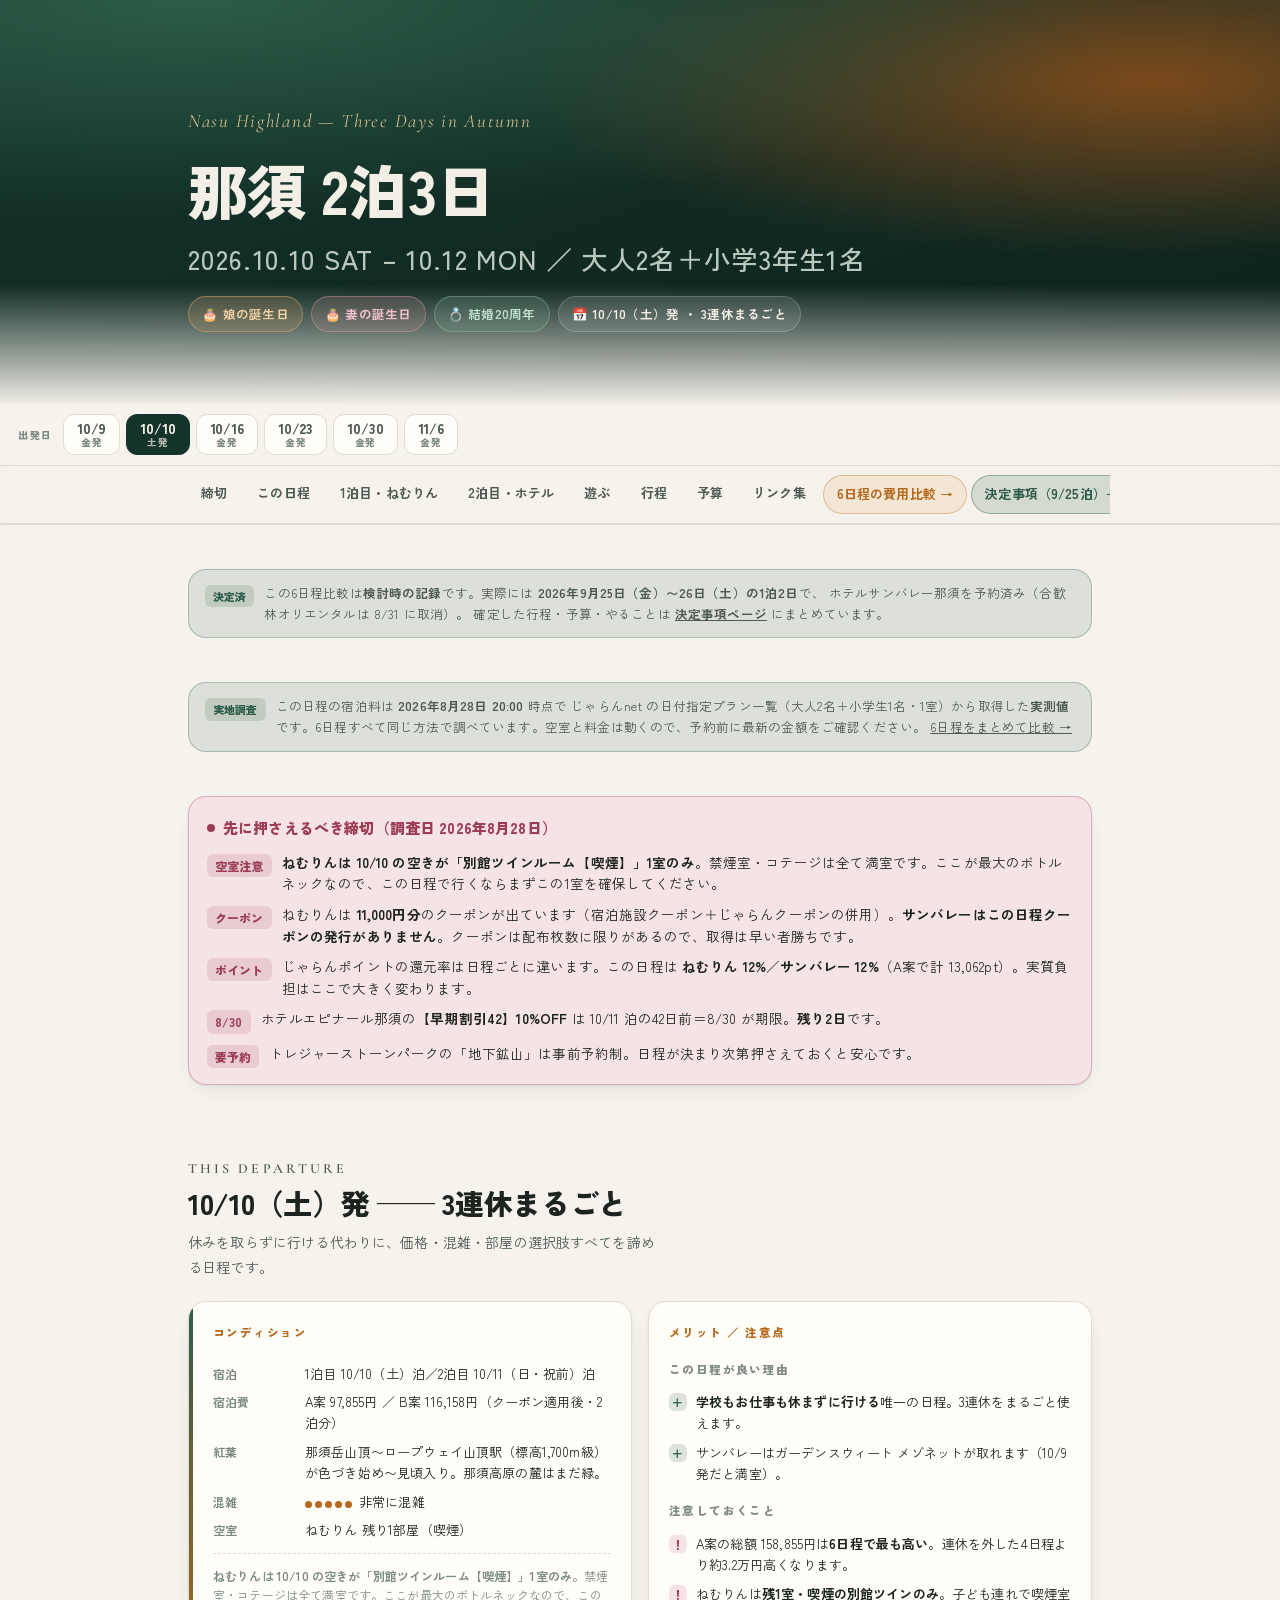
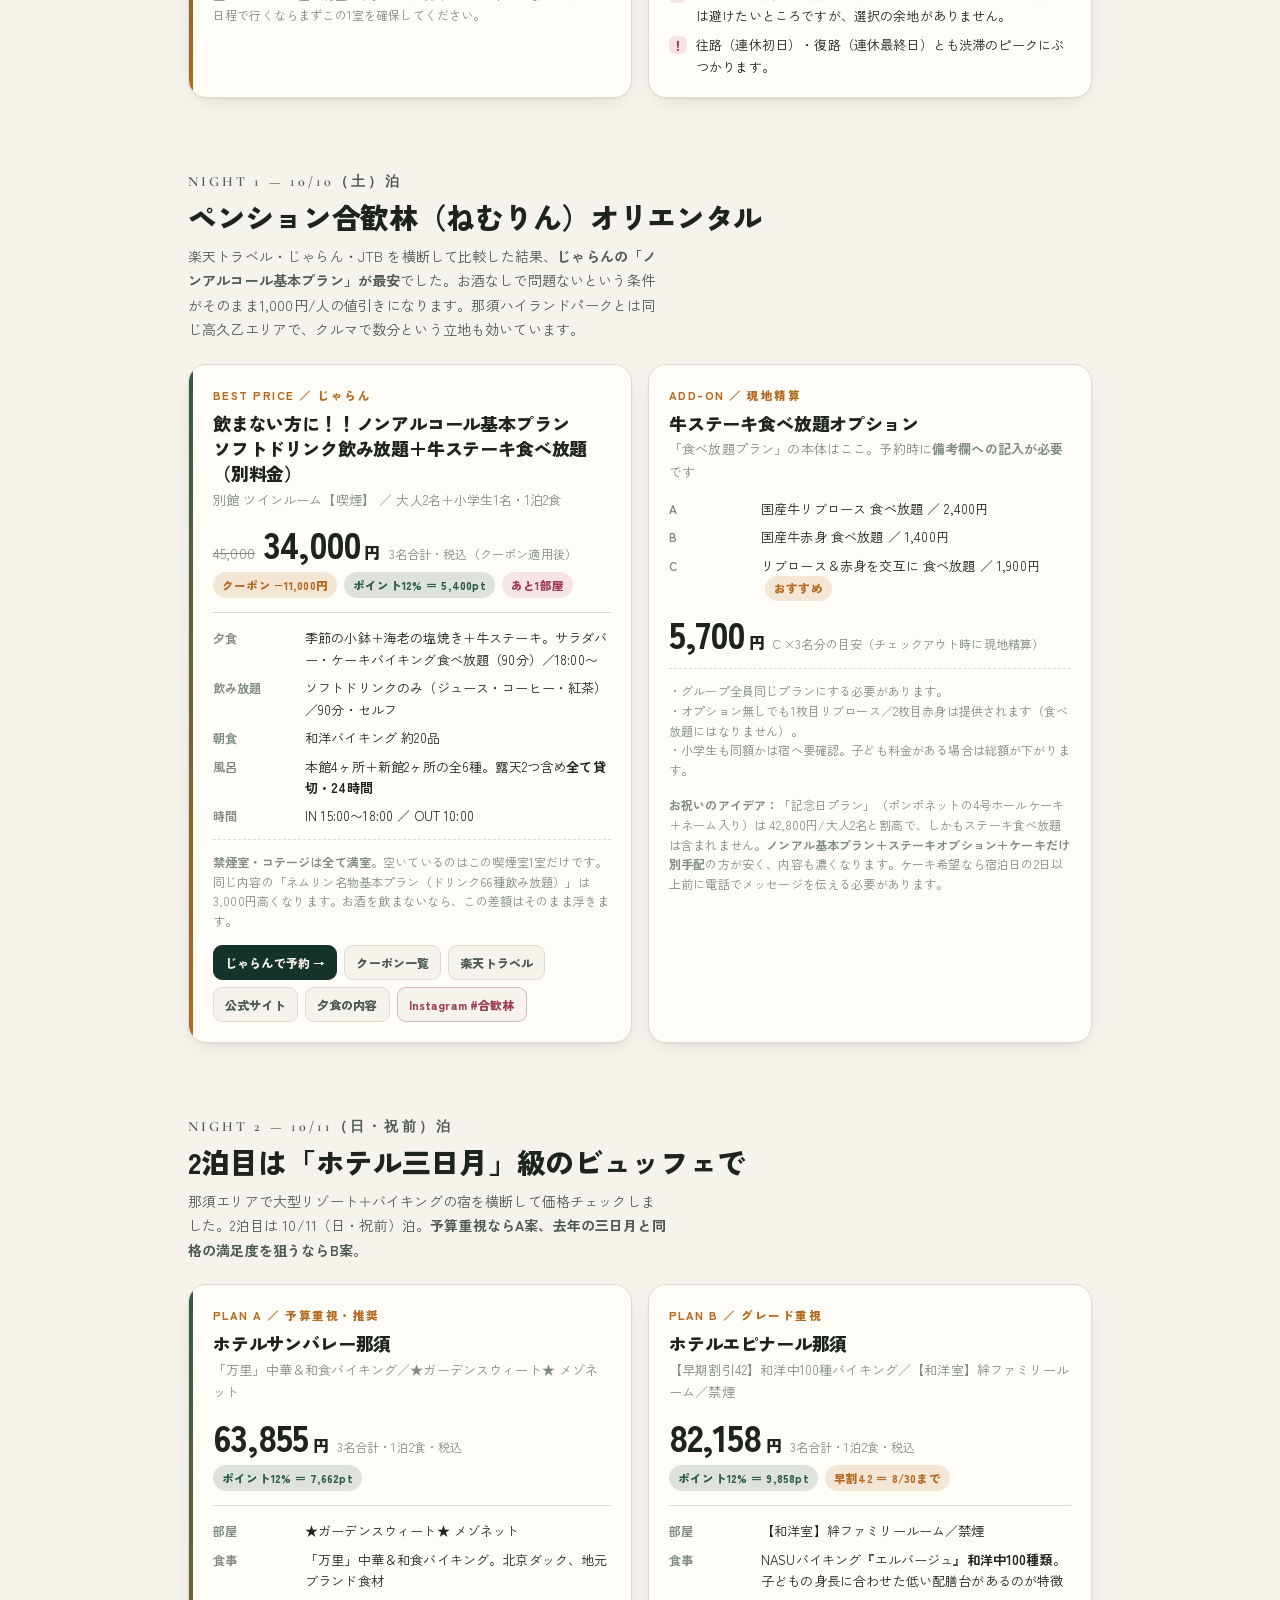
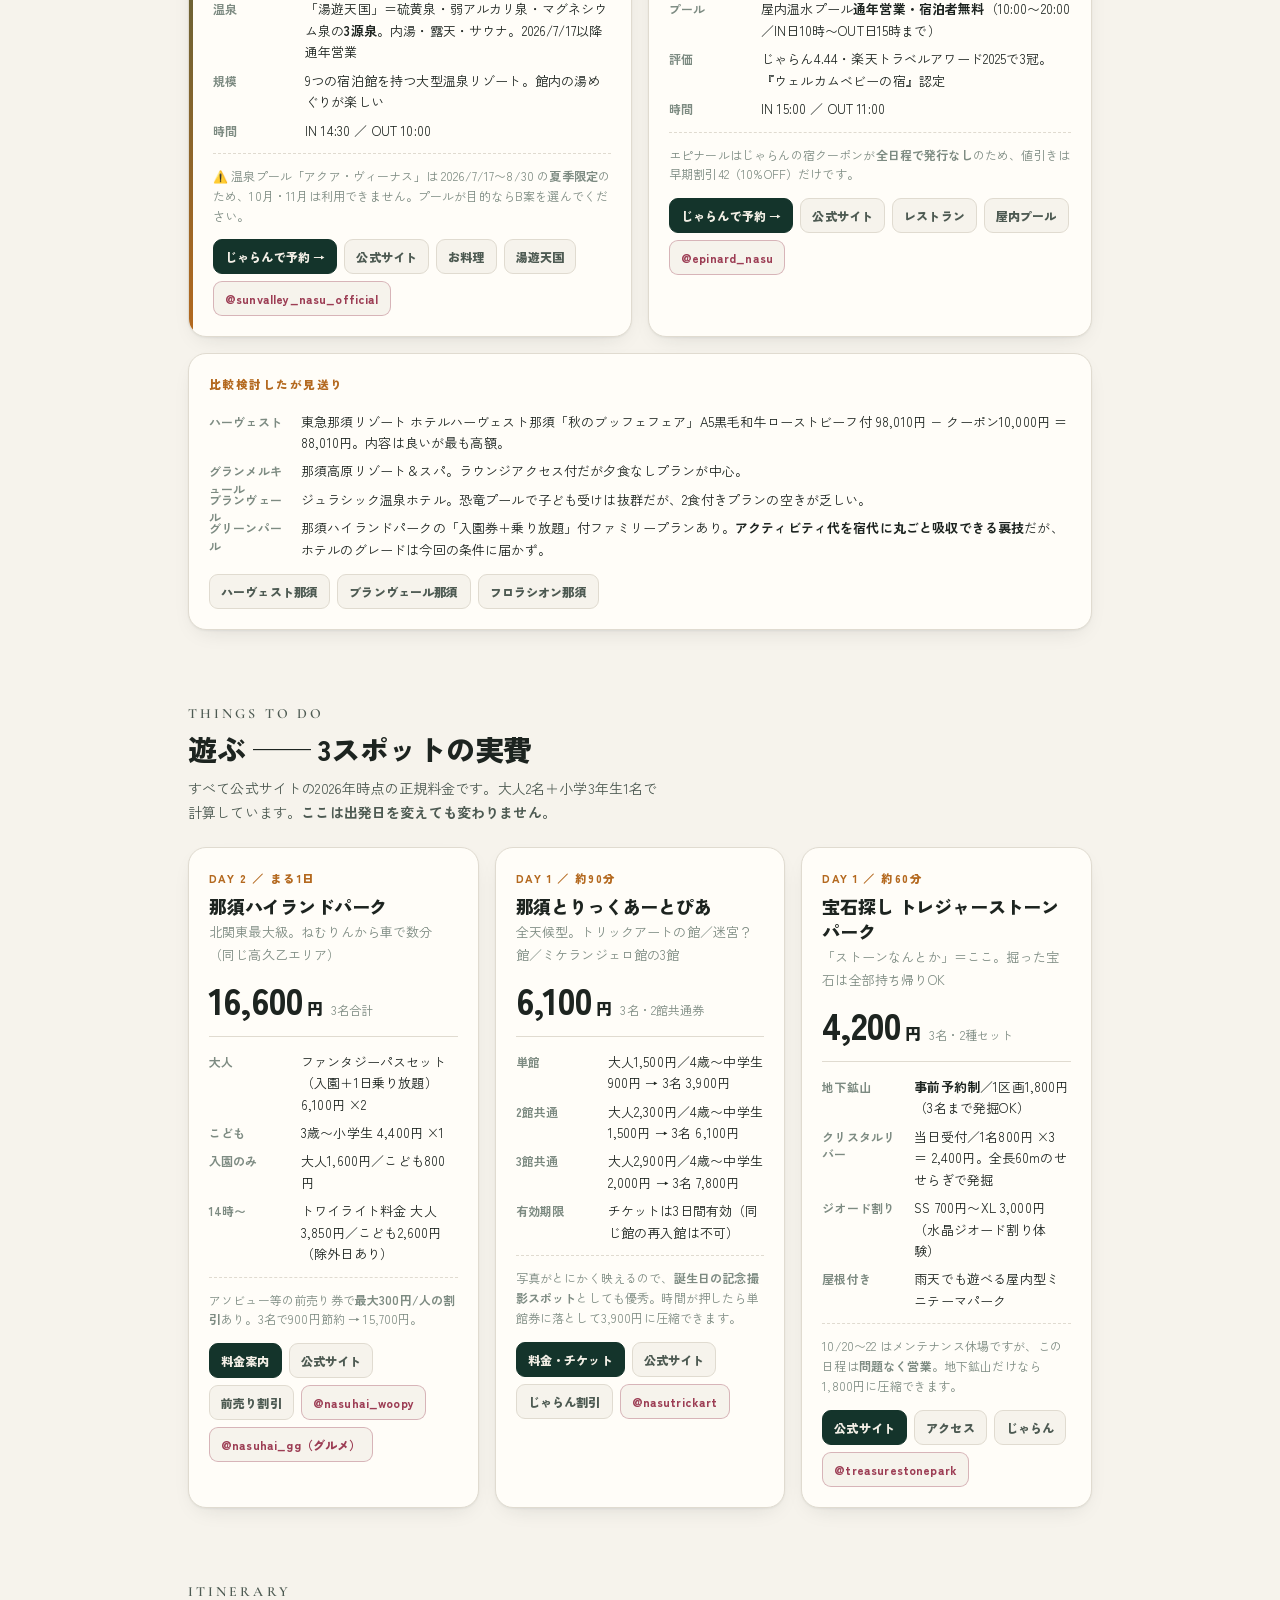
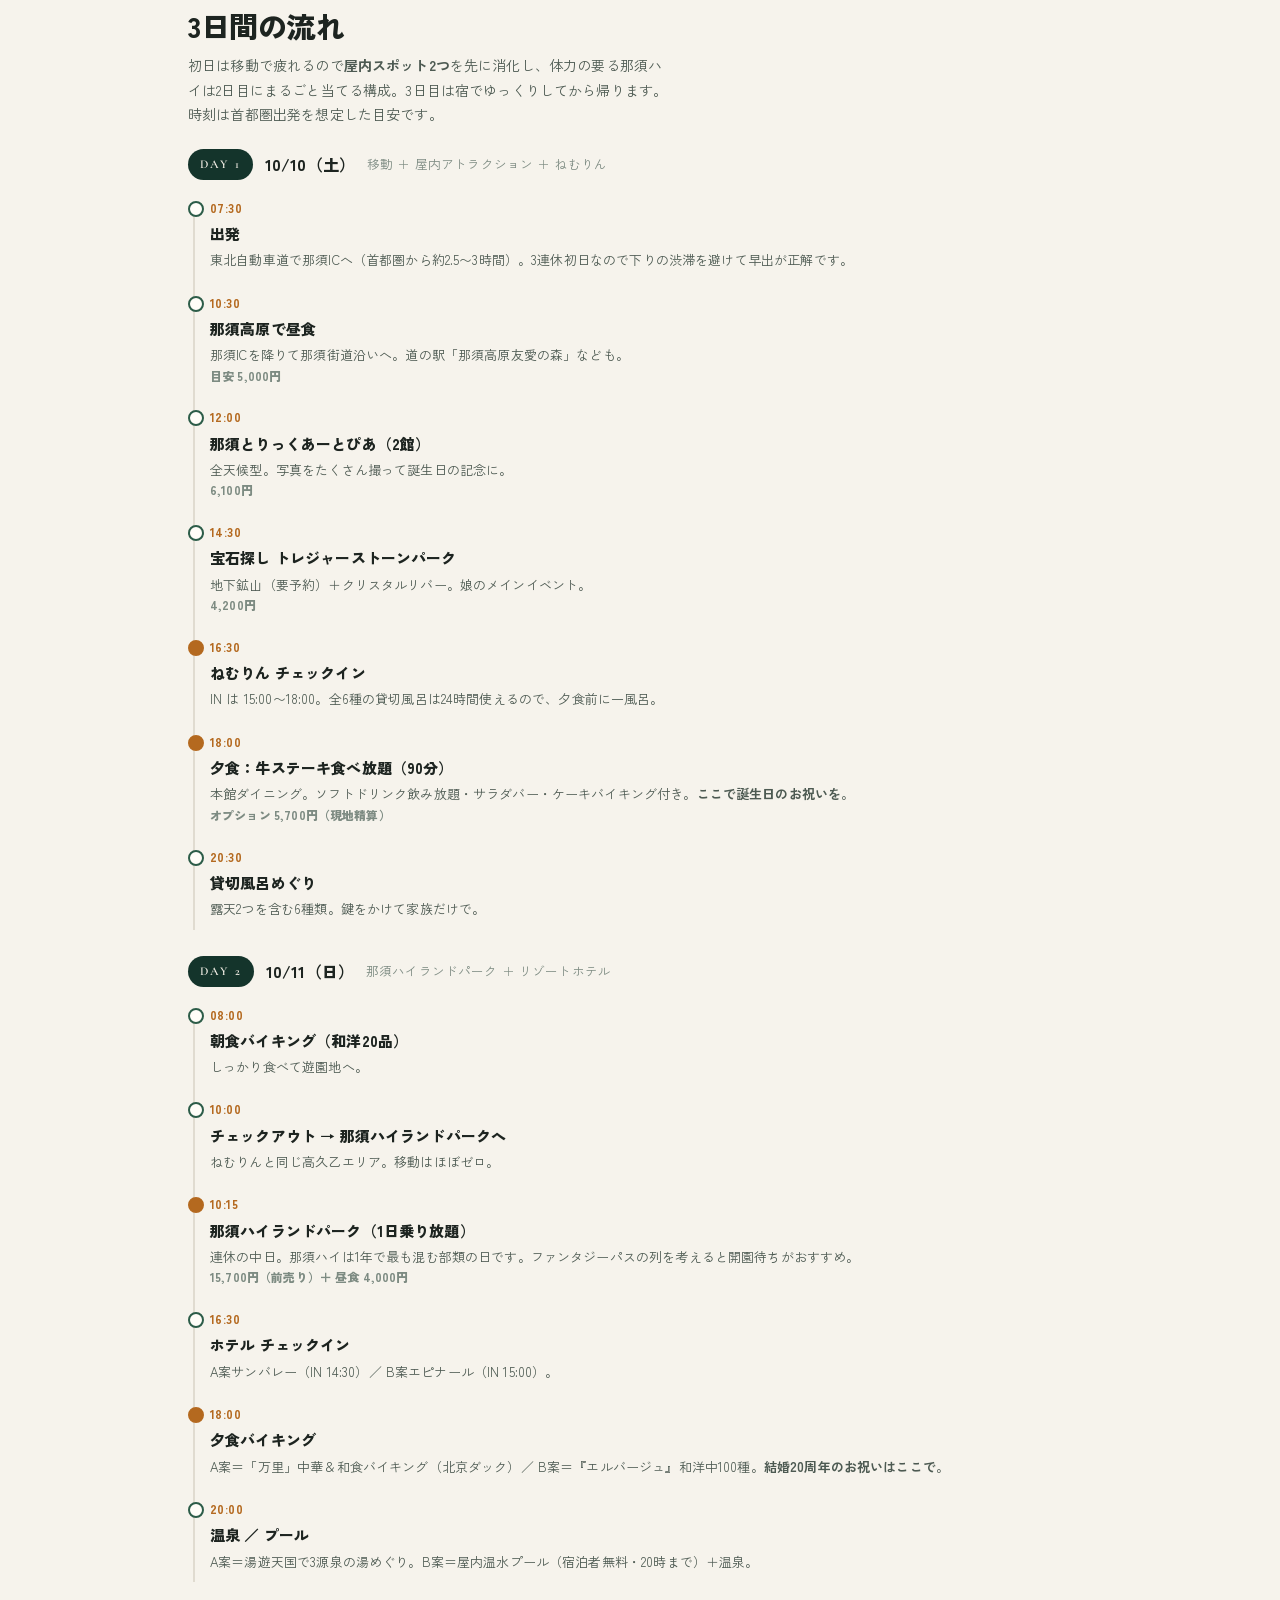
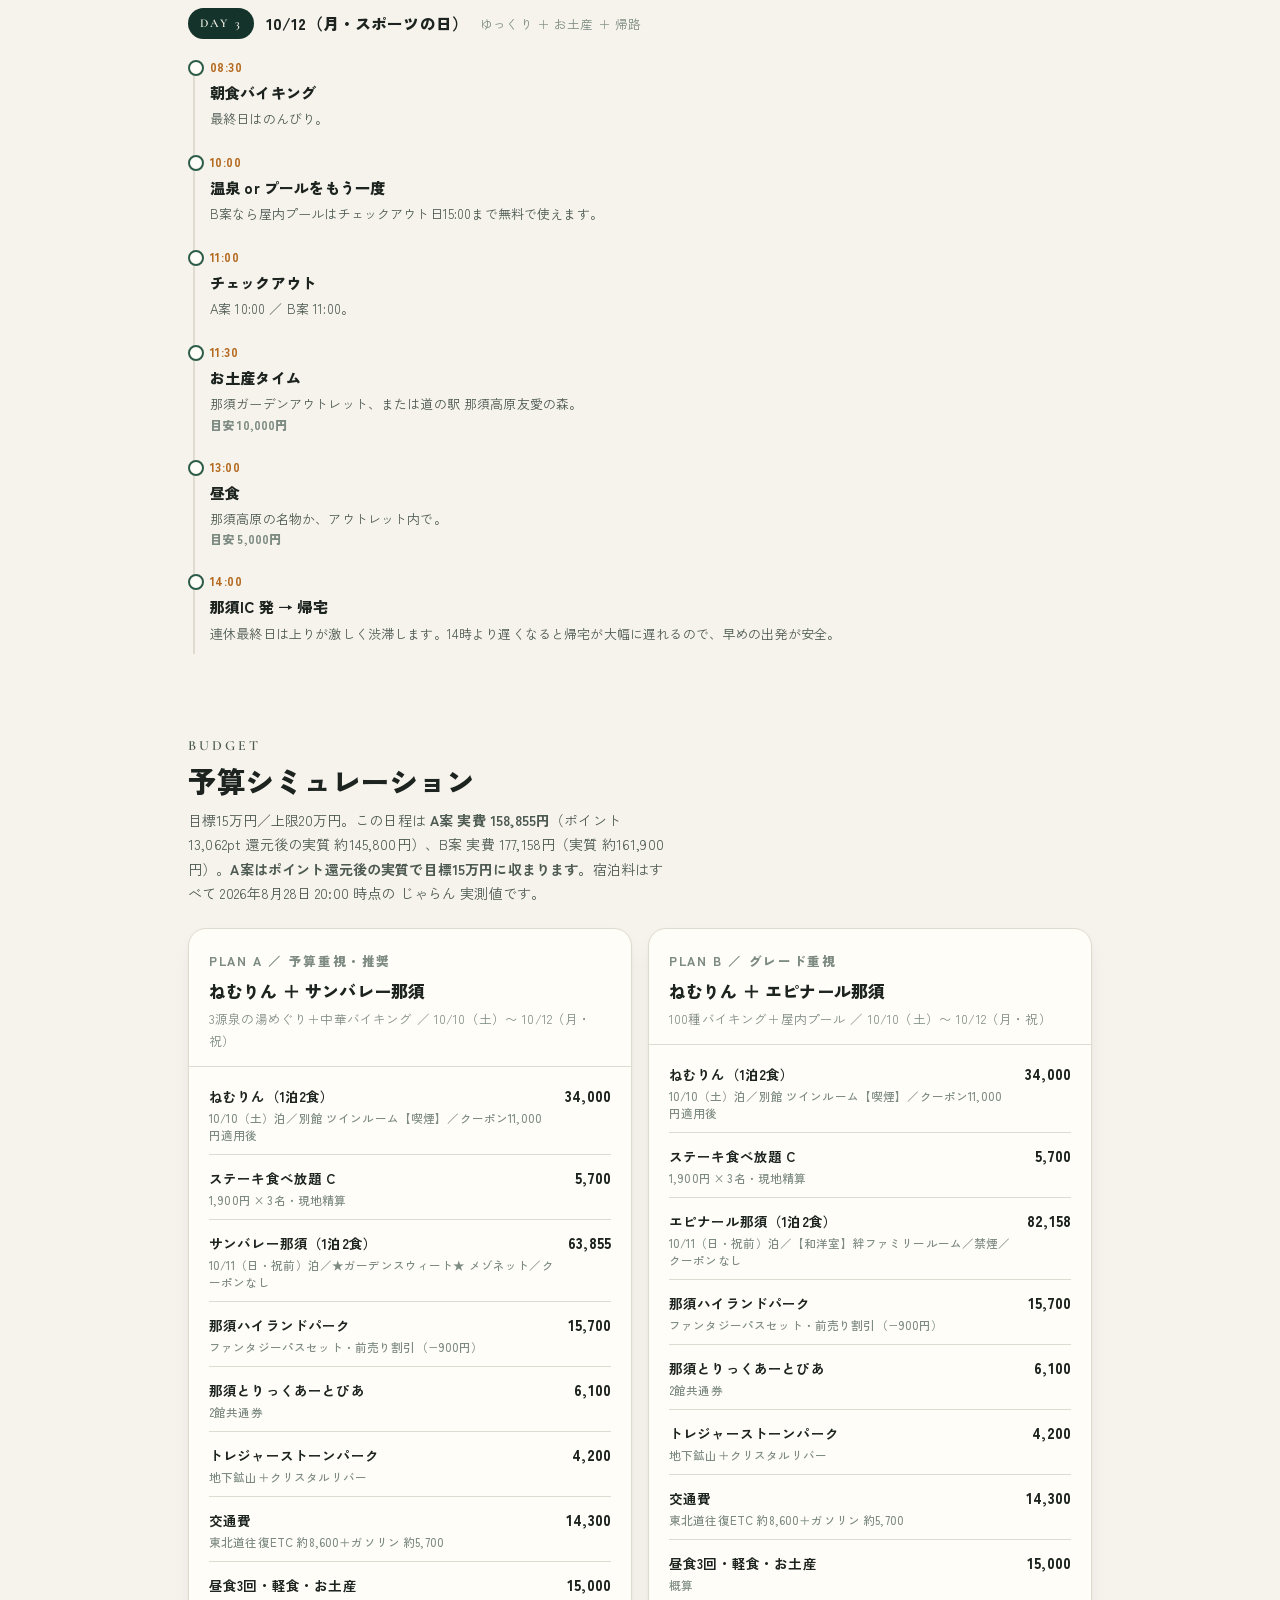
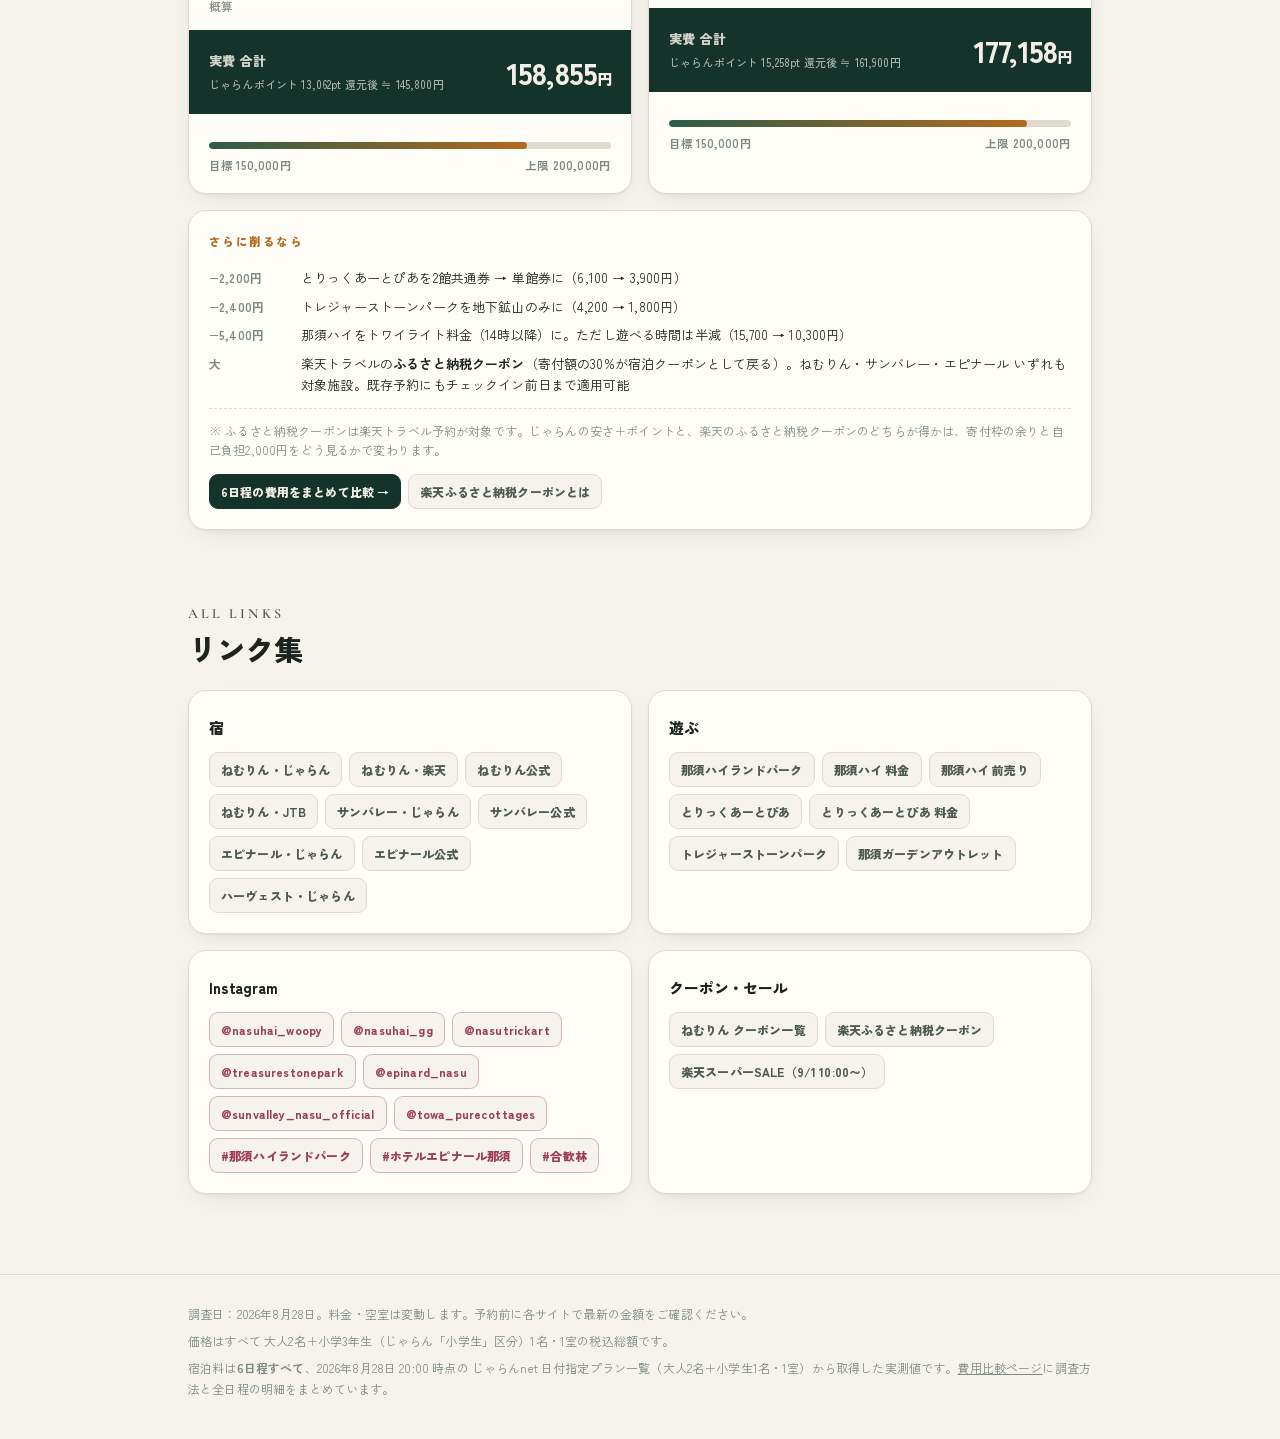
<file: index.html>
<!DOCTYPE html>
<html lang="ja">
<head>
<meta charset="utf-8">
<meta name="viewport" content="width=device-width, initial-scale=1, viewport-fit=cover">
<title>那須 3日間 ── 出発日6パターン比較</title>
<meta name="description" content="娘の誕生日・妻の誕生日・結婚20周年を兼ねた那須2泊3日の旅行計画。10/9・10/10・10/16・10/23・10/30・11/6 の6つの出発日を実際にじゃらんで調べて比較しました。">
<meta name="theme-color" content="#14342b">
<link rel="preconnect" href="https://fonts.googleapis.com">
<link rel="preconnect" href="https://fonts.gstatic.com" crossorigin>
<link href="https://fonts.googleapis.com/css2?family=Zen+Kaku+Gothic+New:wght@400;500;700;900&family=Cormorant+Garamond:ital,wght@0,500;0,600;1,500&display=swap" rel="stylesheet">
<link rel="stylesheet" href="style.css">
</head>
<body>

<header class="hero">
  <div class="wrap">
    <p class="eyebrow" id="heroEyebrow">Nasu Highland &mdash; Three Days in Autumn</p>
    <h1>那須 2泊3日<small id="heroSub">2026.10.10 SAT &ndash; 10.12 MON ／ 大人2名＋小学3年生1名</small></h1>
    <div class="badges">
      <span class="badge b1">🎂 娘の誕生日</span>
      <span class="badge b2">🎂 妻の誕生日</span>
      <span class="badge b3">💍 結婚20周年</span>
      <span class="badge" id="heroType">3連休まるごと</span>
    </div>
  </div>
</header>

<div class="topbar">
  <div class="tabsrow">
    <span class="tabs-lbl">出発日</span>
    <div class="tabs" id="tabs" role="tablist" aria-label="出発日を切り替え"></div>
  </div>
  <nav>
    <div class="wrap">
      <a href="#alert">締切</a>
      <a href="#profile">この日程</a>
      <a href="#stay1">1泊目・ねむりん</a>
      <a href="#stay2">2泊目・ホテル</a>
      <a href="#play">遊ぶ</a>
      <a href="#plan">行程</a>
      <a href="#budget">予算</a>
      <a href="#links">リンク集</a>
      <a class="cmp" href="compare.html">6日程の費用比較 →</a>
      <a class="dec" href="decided.html">決定事項（9/25泊）→</a>
    </div>
  </nav>
</div>

<main>

<!-- ============ SUPERSEDED NOTICE ============ -->
<div class="wrap">
  <div class="estbar ok">
    <b>決定済</b>
    <span>
      この6日程比較は<strong>検討時の記録</strong>です。実際には
      <strong>2026年9月25日（金）〜26日（土）の1泊2日</strong>で、
      ホテルサンバレー那須を予約済み（合歓林オリエンタルは 8/31 に取消）。
      確定した行程・予算・やることは <a href="decided.html"><strong>決定事項ページ</strong></a> にまとめています。
    </span>
  </div>
</div>

<!-- ============ ESTIMATE BANNER ============ -->
<div class="wrap"><div id="estbar"></div></div>

<!-- ============ ALERT ============ -->
<div class="wrap" id="alert">
  <div class="alert">
    <h3 id="alertHead">先に押さえるべき締切（調査日 2026年8月28日）</h3>
    <ul id="alertList"></ul>
  </div>
</div>

<!-- ============ PROFILE ============ -->
<section id="profile">
  <div class="wrap">
    <div class="sec-head">
      <p class="sec-num">This departure</p>
      <h2 id="profileTitle">この出発日の特徴</h2>
      <p id="profileVerdict"></p>
    </div>
    <div class="grid g2">
      <div class="card accent">
        <p class="kicker">コンディション</p>
        <ul class="spec" style="border-top:none;padding-top:6px" id="profileCond"></ul>
        <p class="note" id="profileAvailNote"></p>
      </div>
      <div class="card">
        <p class="kicker">メリット ／ 注意点</p>
        <p class="pc-head">この日程が良い理由</p>
        <ul class="pc" id="profilePros"></ul>
        <p class="pc-head">注意しておくこと</p>
        <ul class="pc bad" id="profileCons"></ul>
      </div>
    </div>
  </div>
</section>

<!-- ============ STAY 1 ============ -->
<section id="stay1">
  <div class="wrap">
    <div class="sec-head">
      <p class="sec-num" id="stay1Num">Night 1</p>
      <h2>ペンション合歓林（ねむりん）オリエンタル</h2>
      <p>楽天トラベル・じゃらん・JTB を横断して比較した結果、<strong>じゃらんの「ノンアルコール基本プラン」が最安</strong>でした。お酒なしで問題ないという条件がそのまま1,000円/人の値引きになります。那須ハイランドパークとは同じ高久乙エリアで、クルマで数分という立地も効いています。</p>
    </div>

    <div class="grid g2">
      <div class="card accent">
        <p class="kicker">Best price ／ じゃらん</p>
        <h3>飲まない方に！！ノンアルコール基本プラン<br>ソフトドリンク飲み放題＋牛ステーキ食べ放題（別料金）</h3>
        <p class="sub" id="stay1Room"></p>
        <div class="price" id="stay1Price"></div>
        <div class="links" style="margin-top:2px" id="stay1Pills"></div>
        <ul class="spec">
          <li><span>夕食</span>季節の小鉢＋海老の塩焼き＋牛ステーキ。サラダバー・ケーキバイキング食べ放題（90分）／18:00〜</li>
          <li><span>飲み放題</span>ソフトドリンクのみ（ジュース・コーヒー・紅茶）／90分・セルフ</li>
          <li><span>朝食</span>和洋バイキング 約20品</li>
          <li><span>風呂</span>本館4ヶ所＋新館2ヶ所の全6種。露天2つ含め<strong>全て貸切・24時間</strong></li>
          <li><span>時間</span>IN 15:00〜18:00 ／ OUT 10:00</li>
        </ul>
        <p class="note" id="stay1Note"></p>
        <div class="links">
          <a class="primary" href="https://www.jalan.net/yad322459/plan/" target="_blank" rel="noopener">じゃらんで予約 →</a>
          <a href="https://www.jalan.net/yad322459/coupon/" target="_blank" rel="noopener">クーポン一覧</a>
          <a href="https://travel.rakuten.co.jp/HOTEL/29896/29896.html" target="_blank" rel="noopener">楽天トラベル</a>
          <a href="https://nemurin.com/" target="_blank" rel="noopener">公式サイト</a>
          <a href="https://nemurin.com/dining/dinner/" target="_blank" rel="noopener">夕食の内容</a>
          <a class="ig" href="https://www.instagram.com/explore/tags/%E5%90%88%E6%AD%93%E6%9E%97/" target="_blank" rel="noopener">Instagram #合歓林</a>
        </div>
      </div>

      <div class="card">
        <p class="kicker">Add-on ／ 現地精算</p>
        <h3>牛ステーキ食べ放題オプション</h3>
        <p class="sub">「食べ放題プラン」の本体はここ。予約時に<strong>備考欄への記入が必要</strong>です</p>
        <ul class="spec" style="border-top:none;padding-top:0">
          <li><span>A</span>国産牛リブロース 食べ放題 ／ 2,400円</li>
          <li><span>B</span>国産牛赤身 食べ放題 ／ 1,400円</li>
          <li><span>C</span>リブロース＆赤身を交互に 食べ放題 ／ 1,900円 <span class="pill" style="margin-left:4px">おすすめ</span></li>
        </ul>
        <div class="price">
          <span class="num">5,700</span><span class="yen">円</span>
          <span class="unit">C ×3名分の目安（チェックアウト時に現地精算）</span>
        </div>
        <p class="note">・グループ全員同じプランにする必要があります。<br>・オプション無しでも1枚目リブロース／2枚目赤身は提供されます（食べ放題にはなりません）。<br>・小学生も同額かは宿へ要確認。子ども料金がある場合は総額が下がります。</p>
        <p class="note" style="border-top-color:transparent;padding-top:2px">
          <strong>お祝いのアイデア：</strong>「記念日プラン」（ポンポネットの4号ホールケーキ＋ネーム入り）は 42,800円/大人2名と割高で、しかもステーキ食べ放題は含まれません。<strong>ノンアル基本プラン＋ステーキオプション＋ケーキだけ別手配</strong>の方が安く、内容も濃くなります。ケーキ希望なら宿泊日の2日以上前に電話でメッセージを伝える必要があります。
        </p>
      </div>
    </div>
  </div>
</section>

<!-- ============ STAY 2 ============ -->
<section id="stay2">
  <div class="wrap">
    <div class="sec-head">
      <p class="sec-num" id="stay2Num">Night 2</p>
      <h2>2泊目は「ホテル三日月」級のビュッフェで</h2>
      <p id="stay2Lead"></p>
    </div>

    <div class="grid g2">
      <div class="card accent">
        <p class="kicker">Plan A ／ 予算重視・推奨</p>
        <h3>ホテルサンバレー那須</h3>
        <p class="sub" id="svSub"></p>
        <div class="price" id="svPrice"></div>
        <div class="links" style="margin-top:2px" id="svPills"></div>
        <ul class="spec">
          <li><span>部屋</span><span id="svRoom"></span></li>
          <li><span>食事</span>「万里」中華＆和食バイキング。北京ダック、地元ブランド食材</li>
          <li><span>温泉</span>「湯遊天国」＝硫黄泉・弱アルカリ泉・マグネシウム泉の<strong>3源泉</strong>。内湯・露天・サウナ。2026/7/17以降 通年営業</li>
          <li><span>規模</span>9つの宿泊館を持つ大型温泉リゾート。館内の湯めぐりが楽しい</li>
          <li><span>時間</span>IN 14:30 ／ OUT 10:00</li>
        </ul>
        <p class="note">⚠️ 温泉プール「アクア・ヴィーナス」は 2026/7/17〜8/30 の<strong>夏季限定</strong>のため、10月・11月は利用できません。プールが目的ならB案を選んでください。</p>
        <div class="links">
          <a class="primary" href="https://www.jalan.net/yad331120/plan/" target="_blank" rel="noopener">じゃらんで予約 →</a>
          <a href="https://www.nasu3800.co.jp/" target="_blank" rel="noopener">公式サイト</a>
          <a href="https://www.nasu3800.co.jp/cuisine/" target="_blank" rel="noopener">お料理</a>
          <a href="https://www.nasu3800.co.jp/spa/" target="_blank" rel="noopener">湯遊天国</a>
          <a class="ig" href="https://www.instagram.com/sunvalley_nasu_official/" target="_blank" rel="noopener">@sunvalley_nasu_official</a>
        </div>
      </div>

      <div class="card">
        <p class="kicker">Plan B ／ グレード重視</p>
        <h3>ホテルエピナール那須</h3>
        <p class="sub" id="epSub"></p>
        <div class="price" id="epPrice"></div>
        <div class="links" style="margin-top:2px" id="epPills"></div>
        <ul class="spec">
          <li><span>部屋</span><span id="epRoom"></span></li>
          <li><span>食事</span>NASUバイキング『エルバージュ』<strong>和洋中100種類</strong>。子どもの身長に合わせた低い配膳台があるのが特徴</li>
          <li><span>プール</span>屋内温水プール<strong>通年営業・宿泊者無料</strong>（10:00〜20:00／IN日10時〜OUT日15時まで）</li>
          <li><span>評価</span>じゃらん4.44・楽天トラベルアワード2025で3冠。『ウェルカムベビーの宿』認定</li>
          <li><span>時間</span>IN 15:00 ／ OUT 11:00</li>
        </ul>
        <p class="note" id="epNote"></p>
        <div class="links">
          <a class="primary" href="https://www.jalan.net/yad339312/plan/" target="_blank" rel="noopener">じゃらんで予約 →</a>
          <a href="https://www.epinard.jp/" target="_blank" rel="noopener">公式サイト</a>
          <a href="https://www.epinard.jp/restaurant/" target="_blank" rel="noopener">レストラン</a>
          <a href="https://www.epinard.jp/spa/pool/" target="_blank" rel="noopener">屋内プール</a>
          <a class="ig" href="https://www.instagram.com/epinard_nasu/" target="_blank" rel="noopener">@epinard_nasu</a>
        </div>
      </div>
    </div>

    <div class="card accent" id="planCCard" style="margin-top:16px;display:none">
      <p class="kicker">Plan C ／ 移動しない・最安</p>
      <h3>2泊とも「ねむりん」に連泊（那須ハイランドは日帰り）</h3>
      <p class="sub" id="cSub"></p>
      <div class="price" id="cPrice"></div>
      <div class="links" style="margin-top:2px" id="cPills"></div>
      <p class="note" id="cNote"></p>
    </div>

    <div class="card" style="margin-top:16px">
      <p class="kicker">比較検討したが見送り</p>
      <ul class="spec" style="border-top:none;padding-top:2px">
        <li><span>ハーヴェスト</span>東急那須リゾート ホテルハーヴェスト那須「秋のブッフェフェア」A5黒毛和牛ローストビーフ付 98,010円 − クーポン10,000円 ＝ 88,010円。内容は良いが最も高額。</li>
        <li><span>グランメルキュール</span>那須高原リゾート＆スパ。ラウンジアクセス付だが夕食なしプランが中心。</li>
        <li><span>ブランヴェール</span>ジュラシック温泉ホテル。恐竜プールで子ども受けは抜群だが、2食付きプランの空きが乏しい。</li>
        <li><span>グリーンパール</span>那須ハイランドパークの「入園券＋乗り放題」付ファミリープランあり。<strong>アクティビティ代を宿代に丸ごと吸収できる裏技</strong>だが、ホテルのグレードは今回の条件に届かず。</li>
      </ul>
      <div class="links">
        <a href="https://www.jalan.net/yad345871/plan/" target="_blank" rel="noopener">ハーヴェスト那須</a>
        <a href="https://travel.rakuten.co.jp/HOTEL/151421/" target="_blank" rel="noopener">ブランヴェール那須</a>
        <a href="https://travel.rakuten.co.jp/HOTEL/28442/" target="_blank" rel="noopener">フロラシオン那須</a>
      </div>
    </div>
  </div>
</section>

<!-- ============ PLAY ============ -->
<section id="play">
  <div class="wrap">
    <div class="sec-head">
      <p class="sec-num">Things to do</p>
      <h2>遊ぶ ── 3スポットの実費</h2>
      <p>すべて公式サイトの2026年時点の正規料金です。大人2名＋小学3年生1名で計算しています。<strong>ここは出発日を変えても変わりません。</strong></p>
    </div>

    <div class="grid g3">
      <div class="card">
        <p class="kicker">Day 2 ／ まる1日</p>
        <h3>那須ハイランドパーク</h3>
        <p class="sub">北関東最大級。ねむりんから車で数分（同じ高久乙エリア）</p>
        <div class="price"><span class="num">16,600</span><span class="yen">円</span><span class="unit">3名合計</span></div>
        <ul class="spec">
          <li><span>大人</span>ファンタジーパスセット（入園＋1日乗り放題）6,100円 ×2</li>
          <li><span>こども</span>3歳〜小学生 4,400円 ×1</li>
          <li><span>入園のみ</span>大人1,600円／こども800円</li>
          <li><span>14時〜</span>トワイライト料金 大人3,850円／こども2,600円（除外日あり）</li>
        </ul>
        <p class="note">アソビュー等の前売り券で<strong>最大300円/人の割引</strong>あり。3名で900円節約 → 15,700円。</p>
        <div class="links">
          <a class="primary" href="https://www.nasuhai.co.jp/charge/" target="_blank" rel="noopener">料金案内</a>
          <a href="https://www.nasuhai.co.jp/" target="_blank" rel="noopener">公式サイト</a>
          <a href="https://www.asoview.com/item/ticket/ticket0000027384/" target="_blank" rel="noopener">前売り割引</a>
          <a class="ig" href="https://www.instagram.com/nasuhai_woopy/" target="_blank" rel="noopener">@nasuhai_woopy</a>
          <a class="ig" href="https://www.instagram.com/nasuhai_gg/" target="_blank" rel="noopener">@nasuhai_gg（グルメ）</a>
        </div>
      </div>

      <div class="card">
        <p class="kicker">Day 1 ／ 約90分</p>
        <h3>那須とりっくあーとぴあ</h3>
        <p class="sub">全天候型。トリックアートの館／迷宮？館／ミケランジェロ館の3館</p>
        <div class="price"><span class="num">6,100</span><span class="yen">円</span><span class="unit">3名・2館共通券</span></div>
        <ul class="spec">
          <li><span>単館</span>大人1,500円／4歳〜中学生 900円 → 3名 3,900円</li>
          <li><span>2館共通</span>大人2,300円／4歳〜中学生 1,500円 → 3名 6,100円</li>
          <li><span>3館共通</span>大人2,900円／4歳〜中学生 2,000円 → 3名 7,800円</li>
          <li><span>有効期限</span>チケットは3日間有効（同じ館の再入館は不可）</li>
        </ul>
        <p class="note">写真がとにかく映えるので、<strong>誕生日の記念撮影スポット</strong>としても優秀。時間が押したら単館券に落として3,900円に圧縮できます。</p>
        <div class="links">
          <a class="primary" href="https://www.trick-art.jp/ticket/" target="_blank" rel="noopener">料金・チケット</a>
          <a href="https://www.trick-art.jp/" target="_blank" rel="noopener">公式サイト</a>
          <a href="https://www.jalan.net/kankou/spt_guide000000162531/" target="_blank" rel="noopener">じゃらん割引</a>
          <a class="ig" href="https://www.instagram.com/nasutrickart/" target="_blank" rel="noopener">@nasutrickart</a>
        </div>
      </div>

      <div class="card">
        <p class="kicker">Day 1 ／ 約60分</p>
        <h3>宝石探し トレジャーストーンパーク</h3>
        <p class="sub">「ストーンなんとか」＝ここ。掘った宝石は全部持ち帰りOK</p>
        <div class="price"><span class="num">4,200</span><span class="yen">円</span><span class="unit">3名・2種セット</span></div>
        <ul class="spec">
          <li><span>地下鉱山</span><strong>事前予約制</strong>／1区画1,800円（3名まで発掘OK）</li>
          <li><span>クリスタルリバー</span>当日受付／1名800円 ×3 ＝ 2,400円。全長60mのせせらぎで発掘</li>
          <li><span>ジオード割り</span>SS 700円〜XL 3,000円（水晶ジオード割り体験）</li>
          <li><span>屋根付き</span>雨天でも遊べる屋内型ミニテーマパーク</li>
        </ul>
        <p class="note" id="treasureNote"></p>
        <div class="links">
          <a class="primary" href="http://www.treasurestonepark.com/" target="_blank" rel="noopener">公式サイト</a>
          <a href="http://www.treasurestonepark.com/access.html" target="_blank" rel="noopener">アクセス</a>
          <a href="https://www.jalan.net/kankou/spt_guide000000230418/" target="_blank" rel="noopener">じゃらん</a>
          <a class="ig" href="https://www.instagram.com/treasurestonepark/" target="_blank" rel="noopener">@treasurestonepark</a>
        </div>
      </div>
    </div>
  </div>
</section>

<!-- ============ PLAN ============ -->
<section id="plan">
  <div class="wrap">
    <div class="sec-head">
      <p class="sec-num">Itinerary</p>
      <h2>3日間の流れ</h2>
      <p>初日は移動で疲れるので<strong>屋内スポット2つ</strong>を先に消化し、体力の要る那須ハイは2日目にまるごと当てる構成。3日目は宿でゆっくりしてから帰ります。時刻は首都圏出発を想定した目安です。</p>
    </div>
    <div id="timeline"></div>
  </div>
</section>

<!-- ============ BUDGET ============ -->
<section id="budget">
  <div class="wrap">
    <div class="sec-head">
      <p class="sec-num">Budget</p>
      <h2>予算シミュレーション</h2>
      <p id="budgetLead"></p>
    </div>

    <div class="grid g2" id="budgetCards"></div>

    <div class="card" style="margin-top:16px">
      <p class="kicker">さらに削るなら</p>
      <ul class="spec" style="border-top:none;padding-top:2px">
        <li><span>−2,200円</span>とりっくあーとぴあを2館共通券 → 単館券に（6,100 → 3,900円）</li>
        <li><span>−2,400円</span>トレジャーストーンパークを地下鉱山のみに（4,200 → 1,800円）</li>
        <li><span>−5,400円</span>那須ハイをトワイライト料金（14時以降）に。ただし遊べる時間は半減（15,700 → 10,300円）</li>
        <li><span>大</span>楽天トラベルの<strong>ふるさと納税クーポン</strong>（寄付額の30%が宿泊クーポンとして戻る）。ねむりん・サンバレー・エピナール いずれも対象施設。既存予約にもチェックイン前日まで適用可能</li>
      </ul>
      <p class="note">※ ふるさと納税クーポンは楽天トラベル予約が対象です。じゃらんの安さ＋ポイントと、楽天のふるさと納税クーポンのどちらが得かは、寄付枠の余りと自己負担2,000円をどう見るかで変わります。</p>
      <div class="links">
        <a class="primary" href="compare.html">6日程の費用をまとめて比較 →</a>
        <a href="https://travel.rakuten.co.jp/special/furusato/" target="_blank" rel="noopener">楽天ふるさと納税クーポンとは</a>
      </div>
    </div>
  </div>
</section>

<!-- ============ LINKS ============ -->
<section id="links">
  <div class="wrap">
    <div class="sec-head">
      <p class="sec-num">All links</p>
      <h2>リンク集</h2>
    </div>
    <div class="grid g2">
      <div class="card">
        <h3 style="font-size:15px">宿</h3>
        <div class="links">
          <a href="https://www.jalan.net/yad322459/plan/" target="_blank" rel="noopener">ねむりん・じゃらん</a>
          <a href="https://travel.rakuten.co.jp/HOTEL/29896/29896.html" target="_blank" rel="noopener">ねむりん・楽天</a>
          <a href="https://nemurin.com/" target="_blank" rel="noopener">ねむりん公式</a>
          <a href="https://www.jtb.co.jp/kokunai-hotel/htl/3305AC4/plan/" target="_blank" rel="noopener">ねむりん・JTB</a>
          <a href="https://www.jalan.net/yad331120/plan/" target="_blank" rel="noopener">サンバレー・じゃらん</a>
          <a href="https://www.nasu3800.co.jp/" target="_blank" rel="noopener">サンバレー公式</a>
          <a href="https://www.jalan.net/yad339312/plan/" target="_blank" rel="noopener">エピナール・じゃらん</a>
          <a href="https://www.epinard.jp/" target="_blank" rel="noopener">エピナール公式</a>
          <a href="https://www.jalan.net/yad345871/plan/" target="_blank" rel="noopener">ハーヴェスト・じゃらん</a>
        </div>
      </div>
      <div class="card">
        <h3 style="font-size:15px">遊ぶ</h3>
        <div class="links">
          <a href="https://www.nasuhai.co.jp/" target="_blank" rel="noopener">那須ハイランドパーク</a>
          <a href="https://www.nasuhai.co.jp/charge/" target="_blank" rel="noopener">那須ハイ 料金</a>
          <a href="https://www.asoview.com/item/ticket/ticket0000027384/" target="_blank" rel="noopener">那須ハイ 前売り</a>
          <a href="https://www.trick-art.jp/" target="_blank" rel="noopener">とりっくあーとぴあ</a>
          <a href="https://www.trick-art.jp/ticket/" target="_blank" rel="noopener">とりっくあーとぴあ 料金</a>
          <a href="http://www.treasurestonepark.com/" target="_blank" rel="noopener">トレジャーストーンパーク</a>
          <a href="https://www.nasu-gardenoutlet.com/" target="_blank" rel="noopener">那須ガーデンアウトレット</a>
        </div>
      </div>
      <div class="card">
        <h3 style="font-size:15px">Instagram</h3>
        <div class="links">
          <a class="ig" href="https://www.instagram.com/nasuhai_woopy/" target="_blank" rel="noopener">@nasuhai_woopy</a>
          <a class="ig" href="https://www.instagram.com/nasuhai_gg/" target="_blank" rel="noopener">@nasuhai_gg</a>
          <a class="ig" href="https://www.instagram.com/nasutrickart/" target="_blank" rel="noopener">@nasutrickart</a>
          <a class="ig" href="https://www.instagram.com/treasurestonepark/" target="_blank" rel="noopener">@treasurestonepark</a>
          <a class="ig" href="https://www.instagram.com/epinard_nasu/" target="_blank" rel="noopener">@epinard_nasu</a>
          <a class="ig" href="https://www.instagram.com/sunvalley_nasu_official/" target="_blank" rel="noopener">@sunvalley_nasu_official</a>
          <a class="ig" href="https://www.instagram.com/towa_purecottages/" target="_blank" rel="noopener">@towa_purecottages</a>
          <a class="ig" href="https://www.instagram.com/explore/tags/%E9%82%A3%E9%A0%88%E3%83%8F%E3%82%A4%E3%83%A9%E3%83%B3%E3%83%89%E3%83%91%E3%83%BC%E3%82%AF/" target="_blank" rel="noopener">#那須ハイランドパーク</a>
          <a class="ig" href="https://www.instagram.com/explore/tags/%E3%83%9B%E3%83%86%E3%83%AB%E3%82%A8%E3%83%94%E3%83%8A%E3%83%BC%E3%83%AB%E9%82%A3%E9%A0%88/" target="_blank" rel="noopener">#ホテルエピナール那須</a>
          <a class="ig" href="https://www.instagram.com/explore/tags/%E5%90%88%E6%AD%93%E6%9E%97/" target="_blank" rel="noopener">#合歓林</a>
        </div>
      </div>
      <div class="card">
        <h3 style="font-size:15px">クーポン・セール</h3>
        <div class="links">
          <a href="https://www.jalan.net/yad322459/coupon/" target="_blank" rel="noopener">ねむりん クーポン一覧</a>
          <a href="https://travel.rakuten.co.jp/special/furusato/" target="_blank" rel="noopener">楽天ふるさと納税クーポン</a>
          <a href="https://event.travel.rakuten.co.jp/special/supersale/" target="_blank" rel="noopener">楽天スーパーSALE（9/1 10:00〜）</a>
        </div>
      </div>
    </div>
  </div>
</section>

</main>

<footer>
  <div class="wrap">
    <p>調査日：2026年8月28日。料金・空室は変動します。予約前に各サイトで最新の金額をご確認ください。</p>
    <p>価格はすべて 大人2名＋小学3年生（じゃらん「小学生」区分）1名・1室の税込総額です。</p>
    <p>宿泊料は<strong>6日程すべて</strong>、2026年8月28日 20:00 時点の じゃらんnet 日付指定プラン一覧（大人2名＋小学生1名・1室）から取得した実測値です。<a href="compare.html">費用比較ページ</a>に調査方法と全日程の明細をまとめています。</p>
  </div>
</footer>

<script src="data.js"></script>
<script>
(function () {
  'use strict';
  var N = window.NASU, yen = N.yen;
  function $(id) { return document.getElementById(id); }

  var CROWD = ['', '非常に空いている', '空いている', 'ふつう', '混雑', '非常に混雑'];

  function dots(n) {
    var h = '<span class="dots">';
    for (var i = 1; i <= 5; i++) h += '<span class="' + (i <= n ? 'on' : '') + '"></span>';
    return h + '</span>';
  }
  function tli(time, title, body, cost, hl) {
    return '<li' + (hl ? ' class="hl"' : '') + '><time>' + time + '</time><b>' + title + '</b>'
         + '<p>' + body + '</p>' + (cost ? '<p class="cost">' + cost + '</p>' : '') + '</li>';
  }
  function brow(label, sub, val) {
    return '<div class="row"><div class="lbl">' + label + '<small>' + sub + '</small></div>'
         + '<div class="val">' + yen(val) + '</div></div>';
  }
  function round100(n) { return Math.round(n / 100) * 100; }

  /* ---------------- timeline ---------------- */
  function timeline(dep) {
    var t = dep.d1times, t3 = dep.d3times, d = dep.days, h = '';

    h += '<div class="day"><div class="day-head"><span class="day-tag">' + d[0].tag + '</span>'
       + '<strong>' + d[0].date + '</strong><em>' + d[0].theme + '</em></div><ul class="tl">'
       + tli(dep.departTime, '出発', dep.departNote)
       + tli(t.lunch, '那須高原で昼食', '那須ICを降りて那須街道沿いへ。道の駅「那須高原友愛の森」なども。', '目安 5,000円')
       + tli(t.trick, '那須とりっくあーとぴあ（2館）', '全天候型。写真をたくさん撮って誕生日の記念に。', '6,100円')
       + tli(t.treasure, '宝石探し トレジャーストーンパーク', '地下鉱山（要予約）＋クリスタルリバー。娘のメインイベント。', '4,200円')
       + tli(t.checkin, 'ねむりん チェックイン', 'IN は 15:00〜18:00。全6種の貸切風呂は24時間使えるので、夕食前に一風呂。', null, true)
       + tli(t.dinner, '夕食：牛ステーキ食べ放題（90分）', '本館ダイニング。ソフトドリンク飲み放題・サラダバー・ケーキバイキング付き。<strong>ここで誕生日のお祝いを</strong>。', 'オプション 5,700円（現地精算）', true)
       + tli(t.bath, '貸切風呂めぐり', '露天2つを含む6種類。鍵をかけて家族だけで。')
       + '</ul></div>';

    h += '<div class="day"><div class="day-head"><span class="day-tag">' + d[1].tag + '</span>'
       + '<strong>' + d[1].date + '</strong><em>' + d[1].theme + '</em></div><ul class="tl">'
       + tli('08:00', '朝食バイキング（和洋20品）', 'しっかり食べて遊園地へ。')
       + tli('10:00', 'チェックアウト → 那須ハイランドパークへ', 'ねむりんと同じ高久乙エリア。移動はほぼゼロ。')
       + tli('10:15', '那須ハイランドパーク（1日乗り放題）', dep.day2Note, '15,700円（前売り）＋ 昼食 4,000円', true)
       + tli('16:30', 'ホテル チェックイン', 'A案サンバレー（IN 14:30）／ B案エピナール（IN 15:00）。')
       + tli('18:00', '夕食バイキング', 'A案＝「万里」中華＆和食バイキング（北京ダック）／ B案＝『エルバージュ』和洋中100種。<strong>結婚20周年のお祝いはここで</strong>。', null, true)
       + tli('20:00', '温泉 ／ プール', 'A案＝湯遊天国で3源泉の湯めぐり。B案＝屋内温水プール（宿泊者無料・20時まで）＋温泉。')
       + '</ul></div>';

    h += '<div class="day"><div class="day-head"><span class="day-tag">' + d[2].tag + '</span>'
       + '<strong>' + d[2].date + '</strong><em>' + d[2].theme + '</em></div><ul class="tl">'
       + tli(t3.breakfast, '朝食バイキング', '最終日はのんびり。')
       + tli(t3.spa, '温泉 or プールをもう一度', 'B案なら屋内プールはチェックアウト日15:00まで無料で使えます。')
       + tli(t3.checkout, 'チェックアウト', 'A案 10:00 ／ B案 11:00。')
       + tli(t3.souvenir, 'お土産タイム', '那須ガーデンアウトレット、または道の駅 那須高原友愛の森。', '目安 10,000円')
       + tli(t3.lunch, '昼食', '那須高原の名物か、アウトレット内で。', '目安 5,000円')
       + tli(dep.returnTime, '那須IC 発 → 帰宅', dep.returnNote)
       + '</ul></div>';

    return h;
  }

  /* ---------------- budget ---------------- */
  function budgetCard(dep, plan) {
    var c = dep.calc, isA = (plan === 'A');
    var hotel = isA ? c.sunvalley : c.epinard;
    var t = isA ? c.A : c.B;

    function sub(x) {
      return x.date + '／' + x.room + (x.coupon ? '／クーポン' + yen(x.coupon) + '円適用後' : '／クーポンなし');
    }
    var rows = brow('ねむりん（1泊2食）', sub(c.nemurin), c.nemurin.net);
    rows += brow('ステーキ食べ放題 C', '1,900円 × 3名・現地精算', 5700);
    rows += brow(isA ? 'サンバレー那須（1泊2食）' : 'エピナール那須（1泊2食）', sub(hotel), hotel.net);
    N.FIXED.forEach(function (f) {
      if (f.key !== 'steak') rows += brow(f.label, f.sub, f.value);
    });

    var pct = Math.min(100, Math.round(t.total / N.BUDGET.limit * 100));

    return '<div class="budget">'
      + '<div class="budget-head">'
      + '<p class="kicker">Plan ' + plan + ' ／ ' + (isA ? '予算重視・推奨' : 'グレード重視') + '</p>'
      + '<h3>ねむりん ＋ ' + (isA ? 'サンバレー那須' : 'エピナール那須') + '</h3>'
      + '<p>' + (isA ? '3源泉の湯めぐり＋中華バイキング' : '100種バイキング＋屋内プール') + ' ／ ' + dep.rangeJa + '</p>'
      + '</div>'
      + '<div class="rows">' + rows + '</div>'
      + '<div class="total"><div class="lbl">実費 合計<small>じゃらんポイント ' + yen(t.point)
      + 'pt 還元後 ≒ ' + yen(round100(t.real)) + '円</small></div>'
      + '<div class="val">' + yen(t.total) + '<span style="font-size:.5em">円</span></div></div>'
      + '<div style="padding:14px 20px 18px">'
      + '<div class="meter"><i style="width:' + pct + '%"></i></div>'
      + '<div class="meter-cap"><span>目標 150,000円</span><span>上限 200,000円</span></div>'
      + '</div></div>';
  }

  /* ---------------- budget（Plan C・対応日程のみ） ---------------- */
  function budgetCardC(dep) {
    var c = dep.calc, t = c.C;

    function sub(x) {
      return x.date + '／' + x.room + (x.coupon ? '／クーポン' + yen(x.coupon) + '円適用後' : '／クーポンなし');
    }
    var rows = brow('ねむりん 1泊目（1泊2食）', sub(c.nemurin), c.nemurin.net);
    rows += brow('ステーキ食べ放題 C', '1,900円 × 3名・現地精算', 5700);
    rows += brow('ねむりん 2泊目（1泊2食）', sub(c.nemurinNight2), c.nemurinNight2.net);
    N.FIXED.forEach(function (f) {
      if (f.key !== 'steak') rows += brow(f.label, f.sub, f.value);
    });

    var pct = Math.min(100, Math.round(t.total / N.BUDGET.limit * 100));

    return '<div class="budget">'
      + '<div class="budget-head">'
      + '<p class="kicker">Plan C ／ 移動しない・最安</p>'
      + '<h3>ねむりん ＋ ねむりん（2連泊）</h3>'
      + '<p>宿を変えず那須ハイランドパークへ日帰り ／ ' + dep.rangeJa + '</p>'
      + '</div>'
      + '<div class="rows">' + rows + '</div>'
      + '<div class="total"><div class="lbl">実費 合計<small>じゃらんポイント ' + yen(t.point)
      + 'pt 還元後 ≒ ' + yen(round100(t.real)) + '円</small></div>'
      + '<div class="val">' + yen(t.total) + '<span style="font-size:.5em">円</span></div></div>'
      + '<div style="padding:14px 20px 18px">'
      + '<div class="meter"><i style="width:' + pct + '%"></i></div>'
      + '<div class="meter-cap"><span>目標 150,000円</span><span>上限 200,000円</span></div>'
      + '</div></div>';
  }

  /* ---------------- render ---------------- */
  /* 価格ブロック。クーポンがある日だけ「元値 → 支払額」の二段表示にする */
  function priceHtml(x, unit) {
    return (x.coupon ? '<span class="was">' + yen(x.gross) + '</span>' : '')
      + '<span class="num">' + yen(x.net) + '</span><span class="yen">円</span>'
      + '<span class="unit">' + unit + '</span>';
  }
  function pillsHtml(x) {
    var h = '';
    if (x.coupon) h += '<span class="pill">クーポン −' + yen(x.coupon) + '円</span>';
    h += '<span class="pill g">ポイント' + N.pct(x.rate) + ' ＝ ' + yen(x.point) + 'pt</span>';
    if (x.stock != null) h += '<span class="pill r">あと' + x.stock + '部屋</span>';
    return h;
  }

  function render(dep) {
    var c = dep.calc;

    document.title = '那須 3日間 ── ' + dep.rangeJa;
    $('heroEyebrow').innerHTML = dep.eyebrow;
    $('heroSub').innerHTML = dep.range + ' ／ 大人2名＋小学3年生1名';
    $('heroType').textContent = '📅 ' + dep.tabDate + '（' + dep.tabDow + '）発 ・ ' + dep.weekendType;

    /* --- 調査バナー --- */
    $('estbar').className = 'estbar ok';
    $('estbar').innerHTML = '<b>実地調査</b><span>この日程の宿泊料は <strong>' + N.surveyed
      + '</strong> 時点で じゃらんnet の日付指定プラン一覧（大人2名＋小学生1名・1室）から取得した<strong>実測値</strong>です。'
      + '6日程すべて同じ方法で調べています。空室と料金は動くので、予約前に最新の金額をご確認ください。'
      + ' <a href="compare.html">6日程をまとめて比較 →</a></span>';

    /* --- alert --- */
    var items = [];
    items.push({ tag: (dep.availability.tone === 'r' ? '空室注意' : '空室'), html: dep.availabilityNote });

    var cpn = 'ねむりんは <strong>' + yen(c.nemurin.coupon) + '円分</strong>のクーポンが出ています'
      + '（宿泊施設クーポン＋じゃらんクーポンの併用）。'
      + (c.sunvalley.coupon
          ? 'サンバレーにも <strong>' + yen(c.sunvalley.coupon) + '円分</strong>。'
          : '<strong>サンバレーはこの日程クーポンの発行がありません</strong>。')
      + 'クーポンは配布枚数に限りがあるので、取得は早い者勝ちです。';
    items.push({ tag: 'クーポン', html: cpn });

    items.push({ tag: 'ポイント', html: 'じゃらんポイントの還元率は日程ごとに違います。この日程は '
      + '<strong>ねむりん ' + N.pct(c.nemurin.rate) + '</strong>／<strong>サンバレー ' + N.pct(c.sunvalley.rate) + '</strong>'
      + '（A案で計 ' + yen(c.A.point) + 'pt）。実質負担はここで大きく変わります。' });

    items.push({ tag: (dep.epinardDeadline === '—' ? 'エピナール' : dep.epinardDeadline),
                 html: 'ホテルエピナール那須の<strong>【早期割引42】10%OFF</strong> は ' + dep.epinardDeadlineNote });

    items.push({ tag: '要予約', html: 'トレジャーストーンパークの「地下鉱山」は事前予約制。日程が決まり次第押さえておくと安心です。' });

    $('alertList').innerHTML = items.map(function (it) {
      return '<li><b>' + it.tag + '</b><span>' + it.html + '</span></li>';
    }).join('');

    /* --- profile --- */
    $('profileTitle').textContent = dep.tabDate + '（' + dep.tabDow + '）発 ── ' + dep.weekendType;
    $('profileVerdict').innerHTML = dep.verdict;
    $('profileCond').innerHTML =
        '<li><span>宿泊</span><span>1泊目 ' + c.nemurin.date + '／2泊目 ' + c.sunvalley.date + '</span></li>'
      + '<li><span>宿泊費</span><span>A案 ' + yen(c.nemurin.net + c.sunvalley.net) + '円 ／ B案 '
        + yen(c.nemurin.net + c.epinard.net) + '円（クーポン適用後・2泊分）</span></li>'
      + '<li><span>紅葉</span><span>' + dep.foliage + '</span></li>'
      + '<li><span>混雑</span><span>' + dots(dep.crowd) + CROWD[dep.crowd] + '</span></li>'
      + '<li><span>空室</span><span>' + dep.availability.text + '</span></li>';
    $('profileAvailNote').innerHTML = dep.availabilityNote;
    $('profilePros').innerHTML = dep.pros.map(function (p) { return '<li>' + p + '</li>'; }).join('');
    $('profileCons').innerHTML = dep.cons.map(function (p) { return '<li>' + p + '</li>'; }).join('');

    /* --- stay 1 --- */
    $('stay1Num').innerHTML = 'Night 1 &mdash; ' + c.nemurin.date;
    $('stay1Room').innerHTML = c.nemurin.room + ' ／ 大人2名＋小学生1名・1泊2食';
    $('stay1Price').innerHTML = priceHtml(c.nemurin, '3名合計・税込（クーポン適用後）');
    $('stay1Pills').innerHTML = pillsHtml(c.nemurin);
    $('stay1Note').innerHTML = (c.nemurin.note ? c.nemurin.note + '<br>' : '')
      + '同じ内容の「ネムリン名物基本プラン（ドリンク66種飲み放題）」は 3,000円高くなります。'
      + 'お酒を飲まないなら、この差額はそのまま浮きます。';

    /* --- stay 2 --- */
    $('stay2Num').innerHTML = 'Night 2 &mdash; ' + c.sunvalley.date;
    $('stay2Lead').innerHTML = '那須エリアで大型リゾート＋バイキングの宿を横断して価格チェックしました。2泊目は '
      + c.sunvalley.date + '。<strong>予算重視ならA案、去年の三日月と同格の満足度を狙うならB案。</strong>'
      + (c.epinard.note ? 'ただし<strong>この日程はエピナール側の空きが厳しく</strong>、B案は選びにくくなっています。' : '');

    $('svSub').innerHTML = c.sunvalley.plan + '／' + c.sunvalley.room;
    $('svRoom').innerHTML = c.sunvalley.room;
    $('svPrice').innerHTML = priceHtml(c.sunvalley, '3名合計・1泊2食・税込');
    $('svPills').innerHTML = pillsHtml(c.sunvalley);

    $('epSub').innerHTML = c.epinard.plan + '／' + c.epinard.room;
    $('epRoom').innerHTML = c.epinard.room;
    $('epPrice').innerHTML = priceHtml(c.epinard, '3名合計・1泊2食・税込');
    $('epPills').innerHTML = pillsHtml(c.epinard)
      + (dep.epinardDeadline === '—'
          ? '<span class="pill r">早割42は満室</span>'
          : '<span class="pill">早割42 ＝ ' + dep.epinardDeadline + 'まで</span>');
    $('epNote').innerHTML = (c.epinard.note ? c.epinard.note + '<br>' : '')
      + 'エピナールはじゃらんの宿クーポンが<strong>全日程で発行なし</strong>のため、値引きは早期割引42（10%OFF）だけです。';

    /* --- stay 2・Plan C（対応日程のみ） --- */
    var planCCard = $('planCCard');
    if (c.C) {
      planCCard.style.display = '';
      var minA = Math.min.apply(null, N.DEPARTURES.map(function (d) { return d.calc.A.total; }));
      var minReal = Math.min.apply(null, N.DEPARTURES.map(function (d) { return d.calc.A.real; }));
      $('cSub').innerHTML = '1泊目 ' + c.nemurin.date + '（' + c.nemurin.room + '）／2泊目 '
        + c.nemurinNight2.date + '（' + c.nemurinNight2.room + '）';
      $('cPrice').innerHTML = '<span class="num">' + yen(c.C.total) + '</span><span class="yen">円</span>'
        + '<span class="unit">3名合計・2泊3日・税込（A/B案と同条件）</span>';
      $('cPills').innerHTML = '<span class="pill g">ポイント ' + yen(c.C.point) + 'pt</span>'
        + (c.nemurinNight2.stock != null ? '<span class="pill r">あと' + c.nemurinNight2.stock + '部屋</span>' : '');
      $('cNote').innerHTML = 'サンバレー／エピナールへ移動せず、初日と同じねむりんにもう1泊する案です。'
        + 'A案（' + yen(c.A.total) + '円）より <strong>' + yen(c.A.total - c.C.total) + '円安い ' + yen(c.C.total) + '円</strong>'
        + '（ポイント還元後の実質 約' + yen(round100(c.C.real)) + '円）で、'
        + '6日程のどのA案（最安 ' + yen(minA) + '円）よりも安く、実質でも6日程の最安（約' + yen(round100(minReal)) + '円）を下回ります。<br>'
        + (c.nemurinNight2.note ? c.nemurinNight2.note + '<br>' : '')
        + 'ただし2泊目はサンバレー／エピナールのバイキング・温泉・屋内プールを体験できず、夕食も初日と同じねむりんの1泊2食プランになります。';
    } else {
      planCCard.style.display = 'none';
    }

    /* --- play --- */
    $('treasureNote').innerHTML = (dep.id === '1023')
      ? '10/20〜22 はメンテナンス休場で、<strong>10/23 が営業再開日</strong>です。日程を確定する前に営業状況を電話で確認しておくと安心。地下鉱山だけなら1,800円に圧縮できます。'
      : '10/20〜22 はメンテナンス休場ですが、この日程は<strong>問題なく営業</strong>。地下鉱山だけなら1,800円に圧縮できます。';

    /* --- itinerary --- */
    $('timeline').innerHTML = timeline(dep);

    /* --- budget --- */
    var verdictA = (c.A.total <= N.BUDGET.target)
      ? '<strong>A案は実費のまま目標15万円をクリア</strong>しています。'
      : (c.A.real <= N.BUDGET.target
          ? '<strong>A案はポイント還元後の実質で目標15万円に収まります。</strong>'
          : 'A案でも目標15万円は超えますが、上限20万の範囲です。');
    $('budgetLead').innerHTML = '目標15万円／上限20万円。この日程は <strong>A案 実費 ' + yen(c.A.total)
      + '円</strong>（ポイント ' + yen(c.A.point) + 'pt 還元後の実質 約' + yen(round100(c.A.real))
      + '円）、B案 実費 ' + yen(c.B.total) + '円（実質 約' + yen(round100(c.B.real)) + '円）。' + verdictA
      + '宿泊料はすべて ' + N.surveyed + ' 時点の じゃらん 実測値です。';
    $('budgetCards').innerHTML = budgetCard(dep, 'A') + budgetCard(dep, 'B') + (c.C ? budgetCardC(dep) : '');

    /* --- swap animation --- */
    ['estbar', 'alertList', 'profileCond', 'profilePros', 'profileCons', 'timeline', 'budgetCards']
      .forEach(function (id) {
        var el = $(id); if (!el) return;
        el.classList.remove('swap'); void el.offsetWidth; el.classList.add('swap');
      });
  }

  /* ---------------- tabs ---------------- */
  var buttons = [];

  function select(id, push) {
    var dep = N.byId(id) || N.byId(N.DEFAULT_ID);
    buttons.forEach(function (b) {
      var on = (b.dataset.id === dep.id);
      b.setAttribute('aria-selected', on ? 'true' : 'false');
      b.tabIndex = on ? 0 : -1;
    });
    render(dep);

    /* タブが多くて横スクロールするとき、選択中のタブを見える位置へ寄せる */
    var box = $('tabs');
    var active = buttons.filter(function (b) { return b.dataset.id === dep.id; })[0];
    if (box && active && box.scrollWidth > box.clientWidth) {
      box.scrollLeft = active.offsetLeft - (box.clientWidth - active.offsetWidth) / 2;
    }

    if (push) {
      try {
        history.replaceState(null, '', '?d=' + dep.id + location.hash);
        localStorage.setItem('nasu-departure', dep.id);
      } catch (e) { /* file:// などでは無視 */ }
    }
  }

  function buildTabs() {
    var box = $('tabs');
    N.DEPARTURES.forEach(function (d, i) {
      var b = document.createElement('button');
      b.type = 'button';
      b.className = 'tab';
      b.setAttribute('role', 'tab');
      b.setAttribute('aria-selected', 'false');
      b.dataset.id = d.id;
      b.innerHTML = '<b>' + d.tabDate + '</b><i>' + d.tabDow + '発</i>';
      b.addEventListener('click', function () { select(d.id, true); });
      b.addEventListener('keydown', function (e) {
        var k = e.key, j = -1;
        if (k === 'ArrowRight') j = (i + 1) % buttons.length;
        else if (k === 'ArrowLeft') j = (i - 1 + buttons.length) % buttons.length;
        else if (k === 'Home') j = 0;
        else if (k === 'End') j = buttons.length - 1;
        if (j >= 0) { e.preventDefault(); buttons[j].focus(); buttons[j].click(); }
      });
      box.appendChild(b);
      buttons.push(b);
    });
  }

  function initialId() {
    var m = /[?&]d=(\d+)/.exec(location.search);
    if (m && N.byId(m[1])) return m[1];
    try {
      var s = localStorage.getItem('nasu-departure');
      if (s && N.byId(s)) return s;
    } catch (e) { /* noop */ }
    return N.DEFAULT_ID;
  }

  buildTabs();
  select(initialId(), false);
})();
</script>

</body>
</html>
</file>
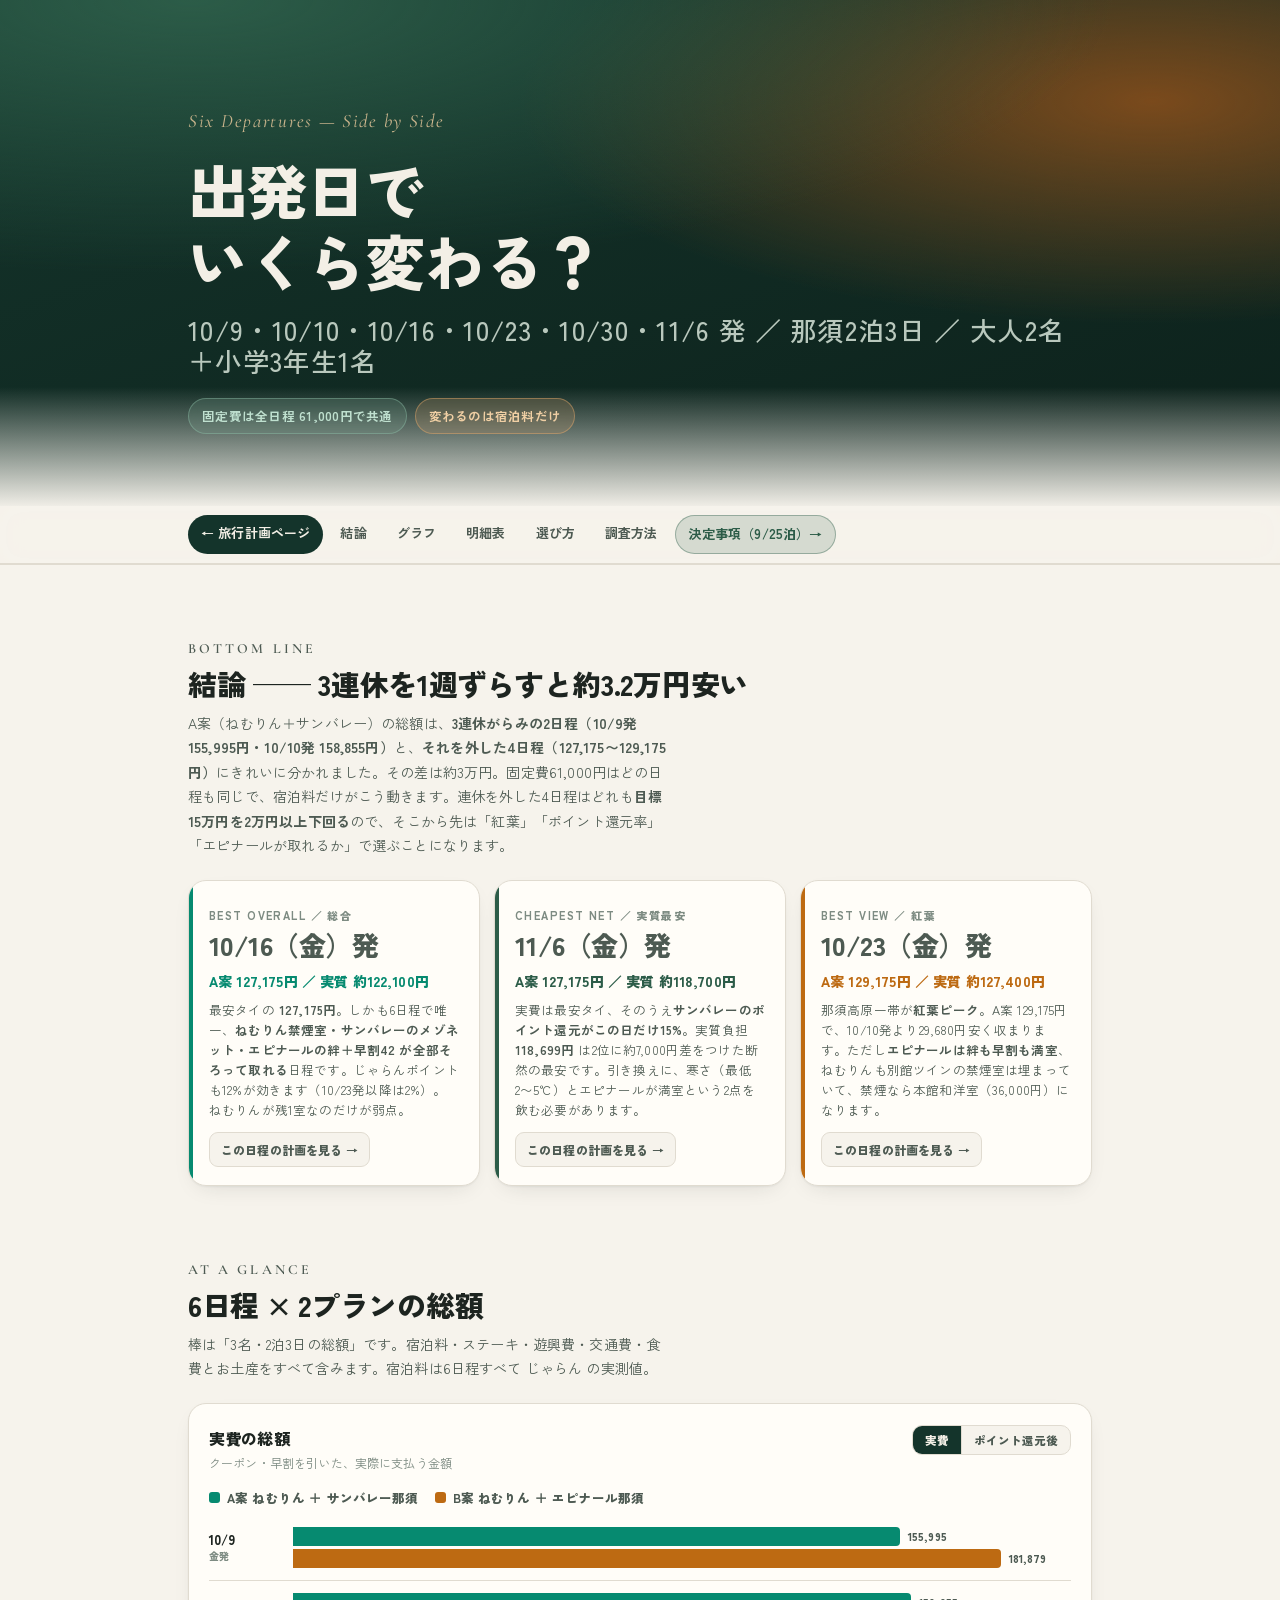
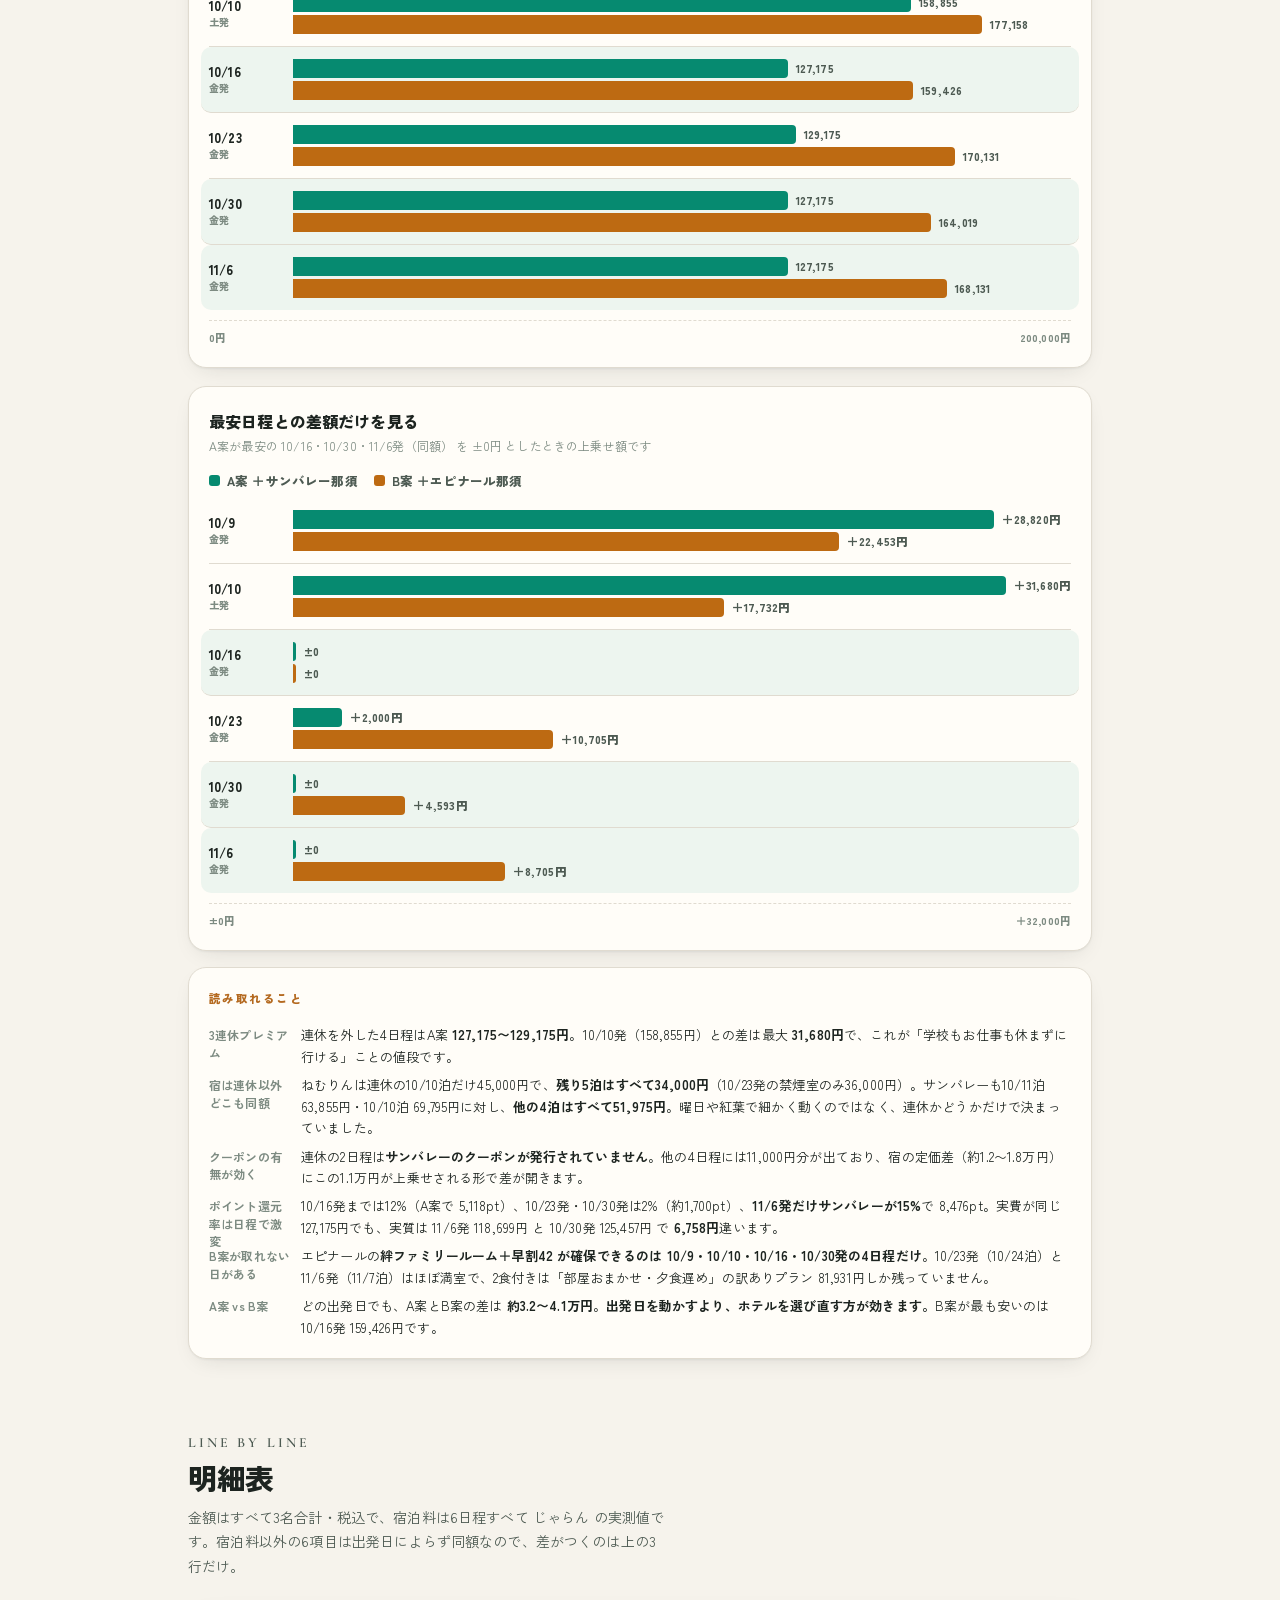
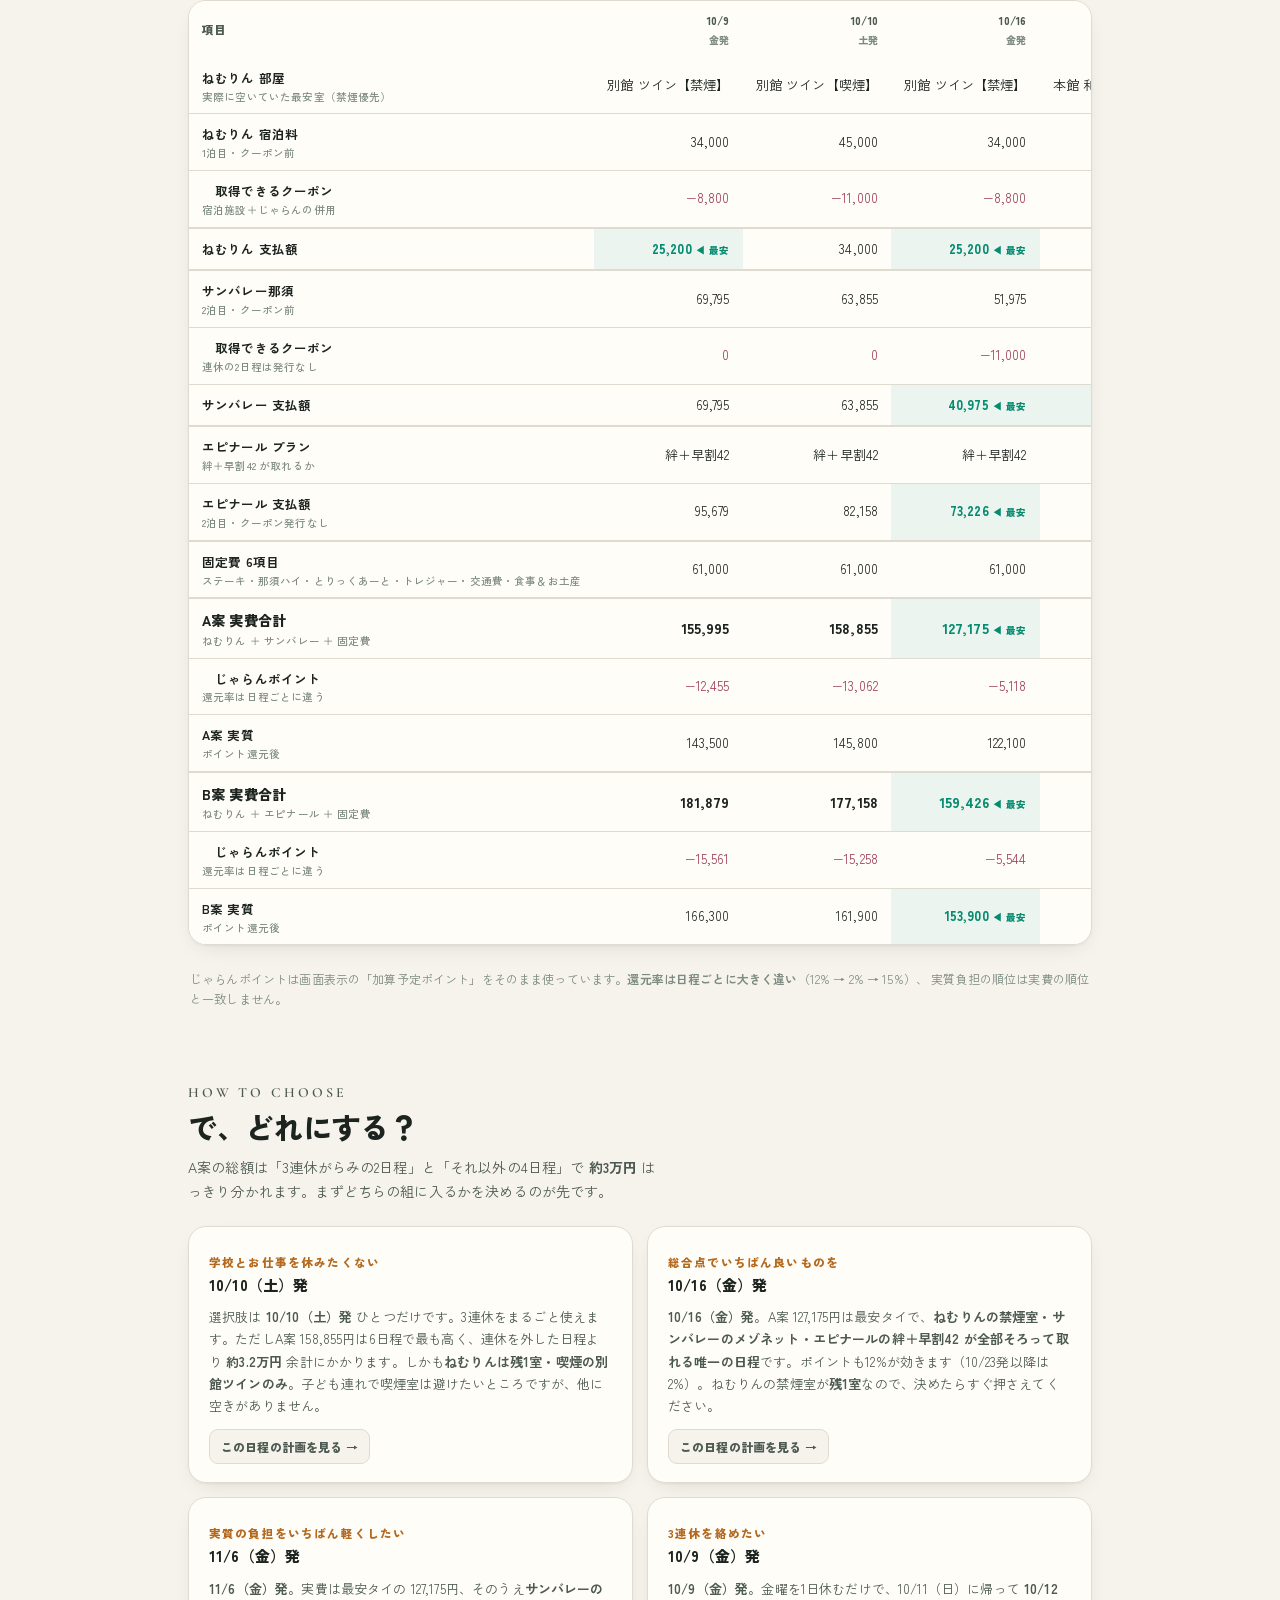
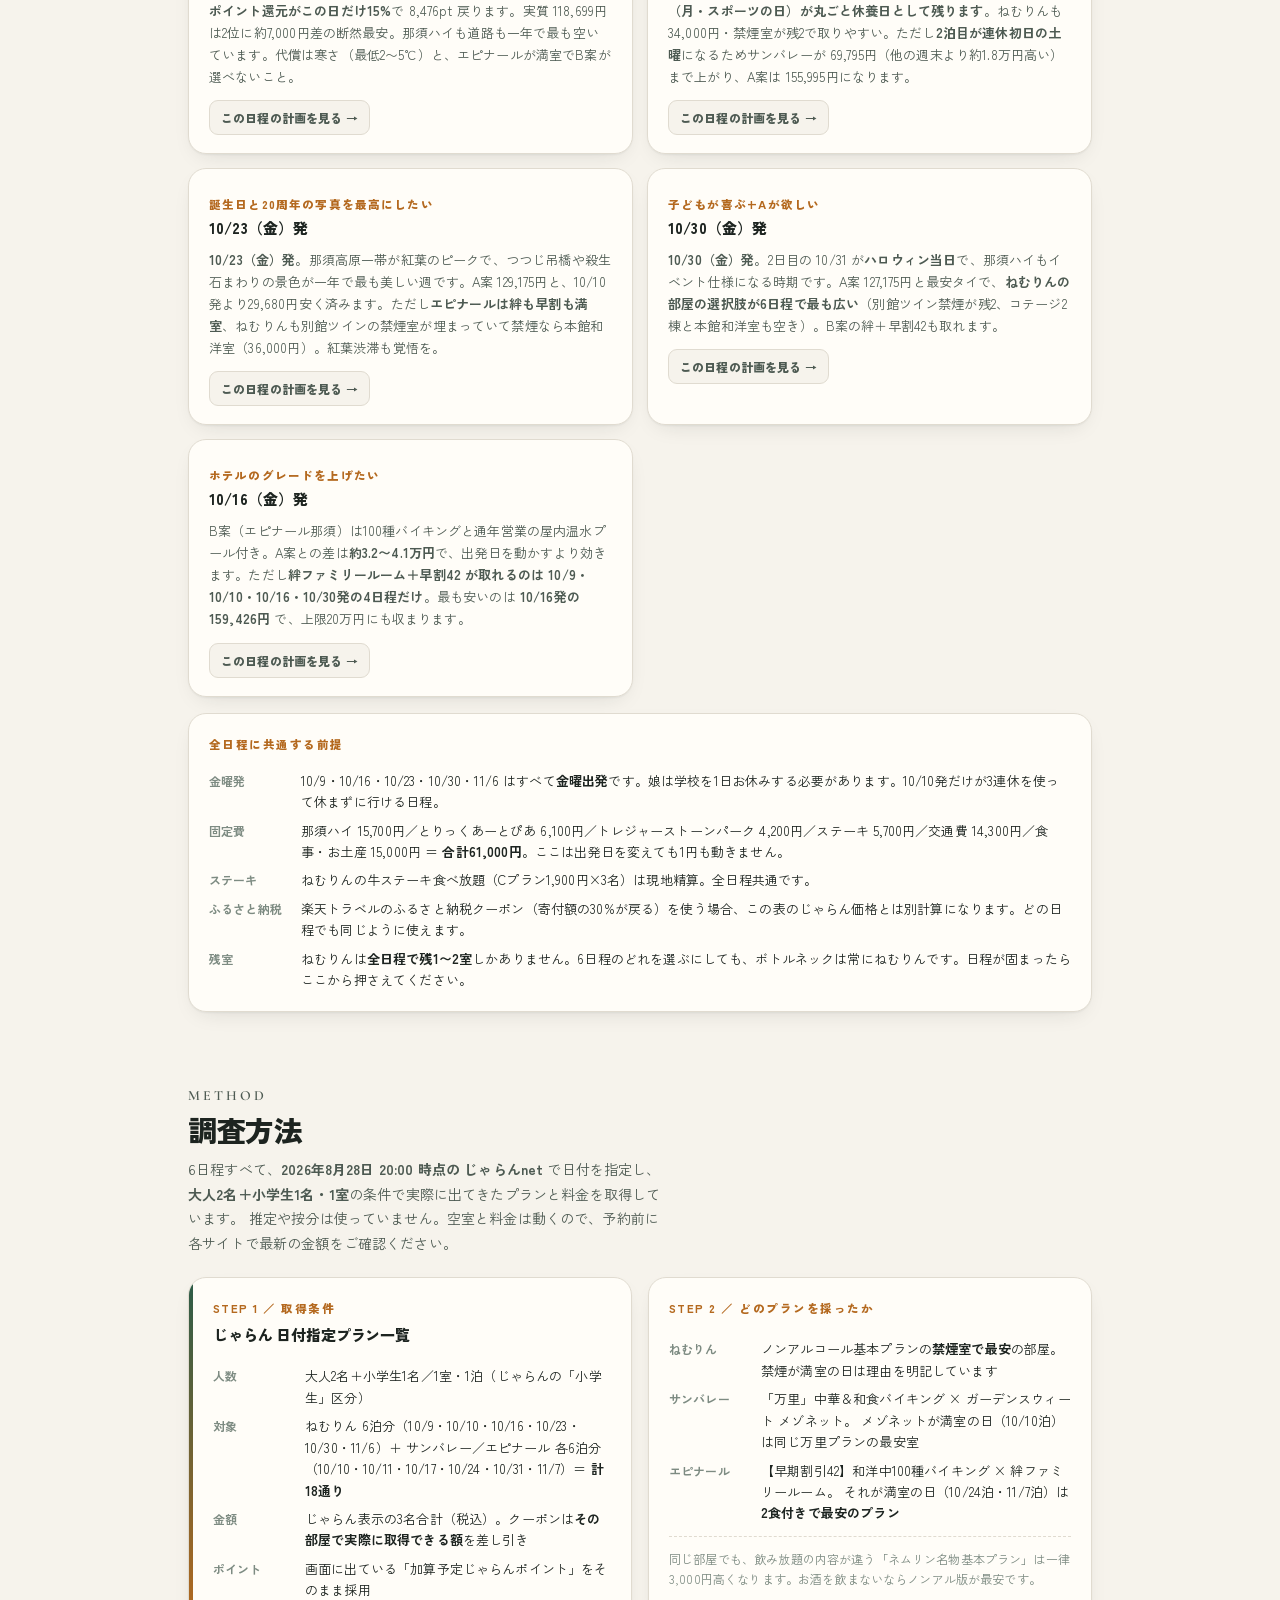
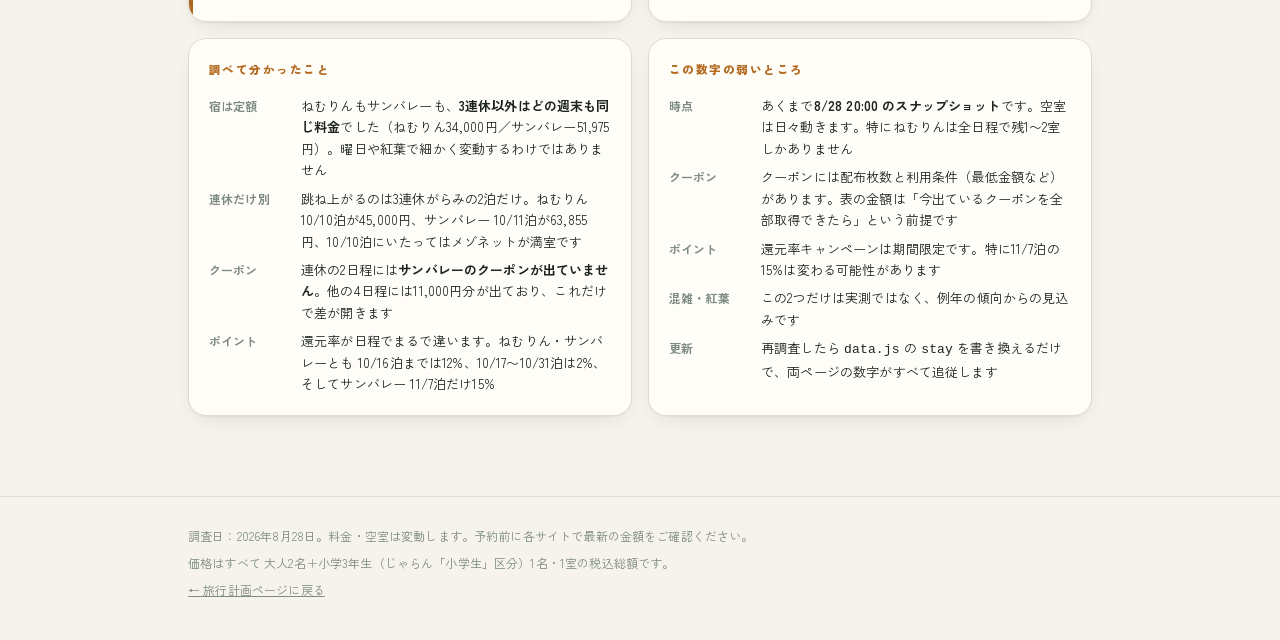
<file: compare.html>
<!DOCTYPE html>
<html lang="ja">
<head>
<meta charset="utf-8">
<meta name="viewport" content="width=device-width, initial-scale=1, viewport-fit=cover">
<title>那須 3日間 ── 出発日6パターンの費用比較</title>
<meta name="description" content="10/9・10/10・10/16・10/23・10/30・11/6 発の那須2泊3日を、じゃらんで全日程を実地調査して比較。">
<meta name="theme-color" content="#14342b">
<link rel="preconnect" href="https://fonts.googleapis.com">
<link rel="preconnect" href="https://fonts.gstatic.com" crossorigin>
<link href="https://fonts.googleapis.com/css2?family=Zen+Kaku+Gothic+New:wght@400;500;700;900&family=Cormorant+Garamond:ital,wght@0,500;0,600;1,500&display=swap" rel="stylesheet">
<link rel="stylesheet" href="style.css">
<style>
/* ---------- series colours（検証済み：明暗どちらもCVD分離・彩度・コントラストPASS）---------- */
:root{ --s1:#068a70; --s2:#bd6a12; --chart-surface:var(--bg-2); }
@media (prefers-color-scheme: dark){ :root{ --s1:#27a186; --s2:#c48430; } }

html{scroll-padding-top:64px}
.topbar{
  position:sticky;top:0;z-index:40;
  background:color-mix(in srgb,var(--bg) 92%,transparent);
  backdrop-filter:saturate(1.6) blur(12px);
  border-bottom:1px solid var(--line);
}
nav a.home{background:var(--green);border-color:var(--green);color:#f3efe6}
@media (prefers-color-scheme: dark){nav a.home{background:var(--green-2);border-color:var(--green-2);color:#10120f}}

/* ---------- headline tiles ---------- */
.tiles{display:grid;gap:14px;margin-top:6px}
@media(min-width:700px){.tiles{grid-template-columns:repeat(3,1fr)}}
.tile{
  background:var(--bg-2);border:1px solid var(--line);border-radius:var(--r);
  padding:18px 20px;box-shadow:var(--shadow);position:relative;overflow:hidden;
}
.tile::before{content:"";position:absolute;inset:0 auto 0 0;width:4px;background:var(--tone,var(--green-2))}
.tile .k{font-size:11px;font-weight:900;letter-spacing:.13em;color:var(--ink-3);text-transform:uppercase}
.tile .d{font-size:clamp(22px,5.4vw,27px);font-weight:900;letter-spacing:-.02em;margin:5px 0 1px;line-height:1.2}
.tile .n{font-size:14px;font-weight:900;color:var(--tone,var(--green-2));font-feature-settings:"tnum"}
.tile p{font-size:12.5px;color:var(--ink-2);line-height:1.6;margin-top:8px}

/* ---------- chart ---------- */
.chartbox{
  background:var(--bg-2);border:1px solid var(--line);border-radius:var(--r);
  padding:20px;box-shadow:var(--shadow);margin-top:18px;
}
.chart-head{display:flex;flex-wrap:wrap;gap:12px;align-items:baseline;justify-content:space-between;margin-bottom:4px}
.chart-head h3{font-size:16px;font-weight:900}
.chart-head p{font-size:12px;color:var(--ink-3)}
.seg{display:inline-flex;border:1px solid var(--line);border-radius:10px;overflow:hidden;background:var(--bg)}
.seg button{
  font-family:inherit;font-size:11.5px;font-weight:800;color:var(--ink-2);
  background:transparent;border:none;padding:6px 12px;cursor:pointer;transition:background .16s,color .16s;
}
.seg button+button{border-left:1px solid var(--line)}
.seg button[aria-pressed="true"]{background:var(--green);color:#f3efe6}
@media (prefers-color-scheme: dark){.seg button[aria-pressed="true"]{background:var(--green-2);color:#10120f}}
.legend{display:flex;gap:16px;flex-wrap:wrap;margin:14px 0 6px}
.legend span{display:inline-flex;align-items:center;gap:7px;font-size:12.5px;font-weight:800;color:var(--ink-2)}
.legend i{width:11px;height:11px;border-radius:3px;display:block;flex:0 0 auto}
.brow{display:grid;grid-template-columns:72px 1fr;gap:12px;align-items:center;padding:12px 0;border-bottom:1px solid var(--line)}
.brow:last-child{border-bottom:none}
.brow.best{background:color-mix(in srgb,var(--s1) 7%,transparent);border-radius:10px;padding-left:8px;padding-right:8px;margin:0 -8px}
.blabel{font-size:13px;font-weight:900;font-feature-settings:"tnum";line-height:1.25}
.blabel small{display:block;font-size:10px;font-weight:800;color:var(--ink-3);letter-spacing:.04em;margin-top:2px}
.bars{display:grid;gap:3px}
.bar{display:flex;align-items:center;height:19px}
.bar i{display:block;height:100%;border-radius:0 4px 4px 0;min-width:3px;transition:width .35s cubic-bezier(.2,.7,.3,1)}
.bar.s1 i{background:var(--s1)}
.bar.s2 i{background:var(--s2)}
.bar b{font-size:11.5px;font-weight:900;font-feature-settings:"tnum";color:var(--ink-2);margin-left:8px;white-space:nowrap}
.bar:focus-visible{outline:2px solid var(--green-2);outline-offset:2px;border-radius:4px}
.axis{display:flex;justify-content:space-between;font-size:10.5px;font-weight:800;color:var(--ink-3);
  margin-top:10px;padding-top:8px;border-top:1px dashed var(--line);font-feature-settings:"tnum"}
.tip{
  position:fixed;z-index:60;pointer-events:none;opacity:0;transition:opacity .12s;
  background:var(--ink);color:var(--bg-2);font-size:12px;font-weight:700;
  padding:8px 11px;border-radius:9px;box-shadow:var(--shadow-lg);line-height:1.55;
}
.tip b{font-weight:900;font-feature-settings:"tnum"}

/* ---------- table ---------- */
.tblwrap{overflow-x:auto;border:1px solid var(--line);border-radius:var(--r);background:var(--bg-2);box-shadow:var(--shadow);margin-top:18px}
table{border-collapse:collapse;width:100%;min-width:660px;font-size:13px}
th,td{padding:9px 13px;text-align:right;border-bottom:1px solid var(--line);white-space:nowrap;font-feature-settings:"tnum"}
th:first-child,td:first-child{
  text-align:left;position:sticky;left:0;background:var(--bg-2);z-index:1;
  font-feature-settings:normal;box-shadow:1px 0 0 var(--line);
}
thead th{font-size:11.5px;font-weight:900;color:var(--ink-2);background:var(--bg-2);letter-spacing:.02em}
thead th small{display:block;font-size:10px;font-weight:800;color:var(--ink-3);margin-top:1px}
tbody th{font-weight:700;font-size:12.5px}
tbody th small{display:block;font-size:10.5px;font-weight:500;color:var(--ink-3);line-height:1.5}
tr.rule td,tr.rule th{border-top:2px solid var(--line)}
tr.sum th,tr.sum td{font-weight:900;font-size:14px}
tr:last-child td,tr:last-child th{border-bottom:none}
@media(max-width:620px){
  th:first-child,td:first-child{max-width:148px;white-space:normal;padding-right:10px}
  tbody th{font-size:12px;line-height:1.4}
  tbody th small{font-size:10px;line-height:1.4}
  th,td{padding:9px 10px}
  table{min-width:560px}
}
td.best{color:var(--s1);font-weight:900;background:color-mix(in srgb,var(--s1) 8%,transparent)}
td.best::after{content:" ◀ 最安";font-size:9.5px;letter-spacing:.04em}
td.neg{color:var(--rose)}
.tag-est{display:inline-block;font-size:9.5px;font-weight:900;letter-spacing:.04em;padding:1px 6px;border-radius:5px;
  background:var(--amber-soft);color:var(--amber);margin-top:3px}
.tag-fix{background:color-mix(in srgb,var(--green-2) 16%,transparent);color:var(--green-2)}

/* ---------- pick cards ---------- */
.picks{display:grid;gap:14px;margin-top:6px}
@media(min-width:720px){.picks{grid-template-columns:1fr 1fr}}
.pick{background:var(--bg-2);border:1px solid var(--line);border-radius:var(--r);padding:18px 20px;box-shadow:var(--shadow)}
.pick h3{font-size:15px;font-weight:900;margin-bottom:2px}
.pick .q{font-size:11.5px;font-weight:900;letter-spacing:.1em;color:var(--amber);text-transform:uppercase}
.pick p{font-size:13px;color:var(--ink-2);line-height:1.7;margin-top:8px}

/* ---------- model / formula ---------- */
.formula{
  font-family:"Cormorant Garamond",ui-monospace,monospace;
  background:var(--bg);border:1px solid var(--line);border-radius:12px;
  padding:12px 14px;margin-top:12px;font-size:14px;line-height:1.9;color:var(--ink-2);overflow-x:auto;
}
.formula em{font-style:normal;font-weight:700;color:var(--green-2)}
</style>
</head>
<body>

<header class="hero">
  <div class="wrap">
    <p class="eyebrow">Six Departures &mdash; Side by Side</p>
    <h1>出発日で<br>いくら変わる？<small>10/9・10/10・10/16・10/23・10/30・11/6 発 ／ 那須2泊3日 ／ 大人2名＋小学3年生1名</small></h1>
    <div class="badges">
      <span class="badge b3">固定費は全日程 61,000円で共通</span>
      <span class="badge b1">変わるのは宿泊料だけ</span>
    </div>
  </div>
</header>

<div class="topbar">
  <nav>
    <div class="wrap">
      <a class="home" href="index.html">← 旅行計画ページ</a>
      <a href="#tiles">結論</a>
      <a href="#chart">グラフ</a>
      <a href="#table">明細表</a>
      <a href="#pick">選び方</a>
      <a href="#model">調査方法</a>
      <a class="dec" href="decided.html">決定事項（9/25泊）→</a>
    </div>
  </nav>
</div>

<main>

<!-- ============ TILES ============ -->
<section id="tiles">
  <div class="wrap">
    <div class="sec-head">
      <p class="sec-num">Bottom line</p>
      <h2>結論 ── 3連休を1週ずらすと約3.2万円安い</h2>
      <p id="tilesLead"></p>
    </div>
    <div class="tiles" id="tilesBox"></div>
  </div>
</section>

<!-- ============ CHART ============ -->
<section id="chart">
  <div class="wrap">
    <div class="sec-head">
      <p class="sec-num">At a glance</p>
      <h2>6日程 × 2プランの総額</h2>
      <p>棒は「3名・2泊3日の総額」です。宿泊料・ステーキ・遊興費・交通費・食費とお土産をすべて含みます。宿泊料は6日程すべて じゃらん の実測値。</p>
    </div>

    <div class="chartbox">
      <div class="chart-head">
        <div>
          <h3 id="chartTitle">実費の総額</h3>
          <p id="chartSub">クーポン・早割を引いた、実際に支払う金額</p>
        </div>
        <div class="seg" role="group" aria-label="表示する金額">
          <button type="button" id="btnTotal" aria-pressed="true">実費</button>
          <button type="button" id="btnReal" aria-pressed="false">ポイント還元後</button>
        </div>
      </div>
      <div class="legend">
        <span><i style="background:var(--s1)"></i>A案 ねむりん ＋ サンバレー那須</span>
        <span><i style="background:var(--s2)"></i>B案 ねむりん ＋ エピナール那須</span>
      </div>
      <div id="bars"></div>
      <div class="axis"><span>0円</span><span id="axisMax">200,000円</span></div>
    </div>

    <div class="chartbox">
      <div class="chart-head">
        <div>
          <h3 id="deltaTitle">最安日程との差額だけを見る</h3>
          <p id="deltaSub">最安の日程を ±0円 としたときの上乗せ額だけを取り出しました</p>
        </div>
      </div>
      <div class="legend">
        <span><i style="background:var(--s1)"></i>A案 ＋サンバレー那須</span>
        <span><i style="background:var(--s2)"></i>B案 ＋エピナール那須</span>
      </div>
      <div id="deltaBars"></div>
      <div class="axis"><span>±0円</span><span id="deltaMax"></span></div>
    </div>

    <div class="card" style="margin-top:16px">
      <p class="kicker">読み取れること</p>
      <ul class="spec" style="border-top:none;padding-top:2px" id="insights"></ul>
    </div>
  </div>
</section>

<!-- ============ TABLE ============ -->
<section id="table">
  <div class="wrap">
    <div class="sec-head">
      <p class="sec-num">Line by line</p>
      <h2>明細表</h2>
      <p>金額はすべて3名合計・税込で、宿泊料は6日程すべて じゃらん の実測値です。宿泊料以外の6項目は出発日によらず同額なので、差がつくのは上の3行だけ。</p>
    </div>
    <div class="tblwrap">
      <table id="tbl"></table>
    </div>
    <p class="note" style="border-top:none;padding-left:2px">
      じゃらんポイントは画面表示の「加算予定ポイント」をそのまま使っています。<strong>還元率は日程ごとに大きく違い</strong>（12% → 2% → 15%）、
      実質負担の順位は実費の順位と一致しません。
    </p>
  </div>
</section>

<!-- ============ PICK ============ -->
<section id="pick">
  <div class="wrap">
    <div class="sec-head">
      <p class="sec-num">How to choose</p>
      <h2>で、どれにする？</h2>
      <p>A案の総額は「3連休がらみの2日程」と「それ以外の4日程」で <strong>約3万円</strong> はっきり分かれます。まずどちらの組に入るかを決めるのが先です。</p>
    </div>
    <div class="picks" id="picks"></div>

    <div class="card" style="margin-top:16px">
      <p class="kicker">全日程に共通する前提</p>
      <ul class="spec" style="border-top:none;padding-top:2px">
        <li><span>金曜発</span>10/9・10/16・10/23・10/30・11/6 はすべて<strong>金曜出発</strong>です。娘は学校を1日お休みする必要があります。10/10発だけが3連休を使って休まずに行ける日程。</li>
        <li><span>固定費</span>那須ハイ 15,700円／とりっくあーとぴあ 6,100円／トレジャーストーンパーク 4,200円／ステーキ 5,700円／交通費 14,300円／食事・お土産 15,000円 ＝ <strong>合計61,000円</strong>。ここは出発日を変えても1円も動きません。</li>
        <li><span>ステーキ</span>ねむりんの牛ステーキ食べ放題（Cプラン1,900円×3名）は現地精算。全日程共通です。</li>
        <li><span>ふるさと納税</span>楽天トラベルのふるさと納税クーポン（寄付額の30%が戻る）を使う場合、この表のじゃらん価格とは別計算になります。どの日程でも同じように使えます。</li>
        <li><span>残室</span>ねむりんは<strong>全日程で残1〜2室</strong>しかありません。6日程のどれを選ぶにしても、ボトルネックは常にねむりんです。日程が固まったらここから押さえてください。</li>
      </ul>
    </div>
  </div>
</section>

<!-- ============ METHOD ============ -->
<section id="model">
  <div class="wrap">
    <div class="sec-head">
      <p class="sec-num">Method</p>
      <h2>調査方法</h2>
      <p>6日程すべて、<strong>2026年8月28日 20:00 時点の じゃらんnet</strong> で日付を指定し、
        <strong>大人2名＋小学生1名・1室</strong>の条件で実際に出てきたプランと料金を取得しています。
        推定や按分は使っていません。空室と料金は動くので、予約前に各サイトで最新の金額をご確認ください。</p>
    </div>

    <div class="grid g2">
      <div class="card accent">
        <p class="kicker">Step 1 ／ 取得条件</p>
        <h3 style="font-size:15px">じゃらん 日付指定プラン一覧</h3>
        <ul class="spec" style="border-top:none;padding-top:6px">
          <li><span>人数</span>大人2名＋小学生1名／1室・1泊（じゃらんの「小学生」区分）</li>
          <li><span>対象</span>ねむりん 6泊分（10/9・10/10・10/16・10/23・10/30・11/6）＋
            サンバレー／エピナール 各6泊分（10/10・10/11・10/17・10/24・10/31・11/7）＝ <strong>計18通り</strong></li>
          <li><span>金額</span>じゃらん表示の3名合計（税込）。クーポンは<strong>その部屋で実際に取得できる額</strong>を差し引き</li>
          <li><span>ポイント</span>画面に出ている「加算予定じゃらんポイント」をそのまま採用</li>
        </ul>
      </div>

      <div class="card">
        <p class="kicker">Step 2 ／ どのプランを採ったか</p>
        <ul class="spec" style="border-top:none;padding-top:6px">
          <li><span>ねむりん</span>ノンアルコール基本プランの<strong>禁煙室で最安</strong>の部屋。禁煙が満室の日は理由を明記しています</li>
          <li><span>サンバレー</span>「万里」中華＆和食バイキング × ガーデンスウィート メゾネット。
            メゾネットが満室の日（10/10泊）は同じ万里プランの最安室</li>
          <li><span>エピナール</span>【早期割引42】和洋中100種バイキング × 絆ファミリールーム。
            それが満室の日（10/24泊・11/7泊）は<strong>2食付きで最安のプラン</strong></li>
        </ul>
        <p class="note">同じ部屋でも、飲み放題の内容が違う「ネムリン名物基本プラン」は一律3,000円高くなります。お酒を飲まないならノンアル版が最安です。</p>
      </div>
    </div>

    <div class="grid g2" style="margin-top:16px">
      <div class="card">
        <p class="kicker">調べて分かったこと</p>
        <ul class="spec" style="border-top:none;padding-top:2px">
          <li><span>宿は定額</span>ねむりんもサンバレーも、<strong>3連休以外はどの週末も同じ料金</strong>でした（ねむりん34,000円／サンバレー51,975円）。曜日や紅葉で細かく変動するわけではありません</li>
          <li><span>連休だけ別</span>跳ね上がるのは3連休がらみの2泊だけ。ねむりん 10/10泊が45,000円、サンバレー 10/11泊が63,855円、10/10泊にいたってはメゾネットが満室です</li>
          <li><span>クーポン</span>連休の2日程には<strong>サンバレーのクーポンが出ていません</strong>。他の4日程には11,000円分が出ており、これだけで差が開きます</li>
          <li><span>ポイント</span>還元率が日程でまるで違います。ねむりん・サンバレーとも 10/16泊までは12%、10/17〜10/31泊は2%、そしてサンバレー 11/7泊だけ15%</li>
        </ul>
      </div>

      <div class="card">
        <p class="kicker">この数字の弱いところ</p>
        <ul class="spec" style="border-top:none;padding-top:2px">
          <li><span>時点</span>あくまで<strong>8/28 20:00 のスナップショット</strong>です。空室は日々動きます。特にねむりんは全日程で残1〜2室しかありません</li>
          <li><span>クーポン</span>クーポンには配布枚数と利用条件（最低金額など）があります。表の金額は「今出ているクーポンを全部取得できたら」という前提です</li>
          <li><span>ポイント</span>還元率キャンペーンは期間限定です。特に11/7泊の15%は変わる可能性があります</li>
          <li><span>混雑・紅葉</span>この2つだけは実測ではなく、例年の傾向からの見込みです</li>
          <li><span>更新</span>再調査したら <code>data.js</code> の <code>stay</code> を書き換えるだけで、両ページの数字がすべて追従します</li>
        </ul>
      </div>
    </div>
  </div>
</section>

</main>

<footer>
  <div class="wrap">
    <p>調査日：2026年8月28日。料金・空室は変動します。予約前に各サイトで最新の金額をご確認ください。</p>
    <p>価格はすべて 大人2名＋小学3年生（じゃらん「小学生」区分）1名・1室の税込総額です。</p>
    <p><a href="index.html">← 旅行計画ページに戻る</a></p>
  </div>
</footer>

<div class="tip" id="tip" role="status" aria-live="polite"></div>

<script src="data.js"></script>
<script>
(function () {
  'use strict';
  var N = window.NASU, yen = N.yen, D = N.DEPARTURES;
  function $(id) { return document.getElementById(id); }
  function round100(n) { return Math.round(n / 100) * 100; }
  function man(n) { return (n / 10000).toFixed(1) + '万円'; }

  var mode = 'total';                       /* 'total' | 'real' */
  var SCALE = 200000;                       /* 軸の上限 ＝ 予算上限20万円 */

  function val(dep, plan) { return dep.calc[plan][mode]; }

  /* ---------------- 集計 ---------------- */
  var cheapestA = D.slice().sort(function (a, b) { return a.calc.A.total - b.calc.A.total; })[0];
  var dearestA  = D.slice().sort(function (a, b) { return b.calc.A.total - a.calc.A.total; })[0];
  var spreadA   = dearestA.calc.A.total - cheapestA.calc.A.total;
  var byId      = N.byId;

  /* ---------------- 結論タイル ---------------- */
  $('tilesLead').innerHTML = 'A案（ねむりん＋サンバレー）の総額は、'
    + '<strong>3連休がらみの2日程（10/9発 ' + yen(byId('1009').calc.A.total) + '円・10/10発 '
    + yen(byId('1010').calc.A.total) + '円）</strong>と、'
    + '<strong>それを外した4日程（127,175〜129,175円）</strong>にきれいに分かれました。その差は約3万円。'
    + '固定費61,000円はどの日程も同じで、宿泊料だけがこう動きます。'
    + '連休を外した4日程はどれも<strong>目標15万円を2万円以上下回る</strong>ので、'
    + 'そこから先は「紅葉」「ポイント還元率」「エピナールが取れるか」で選ぶことになります。';

  var tiles = [
    { tone:'var(--s1)',      k:'Best overall ／ 総合', dep:byId('1016'),
      p:'最安タイの <strong>127,175円</strong>。しかも6日程で唯一、'
        + '<strong>ねむりん禁煙室・サンバレーのメゾネット・エピナールの絆＋早割42 が全部そろって取れる</strong>日程です。'
        + 'じゃらんポイントも12%が効きます（10/23発以降は2%）。ねむりんが残1室なのだけが弱点。' },
    { tone:'var(--green-2)', k:'Cheapest net ／ 実質最安', dep:byId('1106'),
      p:'実費は最安タイ、そのうえ<strong>サンバレーのポイント還元がこの日だけ15%</strong>。'
        + '実質負担 <strong>118,699円</strong> は2位に約7,000円差をつけた断然の最安です。'
        + '引き換えに、寒さ（最低2〜5℃）とエピナールが満室という2点を飲む必要があります。' },
    { tone:'var(--s2)',      k:'Best view ／ 紅葉', dep:byId('1023'),
      p:'那須高原一帯が<strong>紅葉ピーク</strong>。A案 129,175円で、10/10発より29,680円安く収まります。'
        + 'ただし<strong>エピナールは絆も早割も満室</strong>、ねむりんも別館ツインの禁煙室は埋まっていて、'
        + '禁煙なら本館和洋室（36,000円）になります。' }
  ];
  $('tilesBox').innerHTML = tiles.map(function (t) {
    return '<div class="tile" style="--tone:' + t.tone + '">'
      + '<p class="k">' + t.k + '</p>'
      + '<p class="d">' + t.dep.tabDate + '（' + t.dep.tabDow + '）発</p>'
      + '<p class="n">A案 ' + yen(t.dep.calc.A.total) + '円 ／ 実質 約' + yen(round100(t.dep.calc.A.real)) + '円</p>'
      + '<p>' + t.p + '</p>'
      + '<div class="links" style="margin-top:12px"><a href="index.html?d=' + t.dep.id + '">この日程の計画を見る →</a></div>'
      + '</div>';
  }).join('');

  /* ---------------- グラフ ---------------- */
  var tip = $('tip');
  function showTip(e, html) {
    tip.innerHTML = html;
    tip.style.opacity = '1';
    var pad = 14, w = tip.offsetWidth, h = tip.offsetHeight;
    var x = Math.min(e.clientX + pad, window.innerWidth - w - 8);
    var y = e.clientY - h - pad;
    if (y < 8) y = e.clientY + pad;
    tip.style.left = Math.max(8, x) + 'px';
    tip.style.top = y + 'px';
  }
  function hideTip() { tip.style.opacity = '0'; }

  /* 1本の棒。amount=棒の長さに使う値、label=棒の脇に出す文字 */
  function bar(d, plan, cls, amount, scale, label) {
    var pct = Math.min(100, amount / scale * 100);
    return '<div class="bar ' + cls + '" tabindex="0"'
      + ' data-dep="' + d.id + '" data-plan="' + plan + '"'
      + ' aria-label="' + d.tabDate + '発 ' + plan + '案 ' + label + '">'
      + '<i style="width:' + pct.toFixed(2) + '%"></i><b>' + label + '</b></div>';
  }

  function rowHtml(d, isBest, barsHtml) {
    return '<div class="brow' + (isBest ? ' best' : '') + '">'
      + '<div class="blabel">' + d.tabDate + '<small>' + d.tabDow + '発</small></div>'
      + '<div class="bars">' + barsHtml + '</div>'
      + '</div>';
  }

  /* どちらのグラフの棒にも同じツールチップを付ける */
  function wireTips(root) {
    Array.prototype.forEach.call(root.querySelectorAll('.bar'), function (el) {
      function content() {
        var d = byId(el.dataset.dep), plan = el.dataset.plan, c = d.calc[plan];
        var hotel = plan === 'A' ? d.calc.sunvalley : d.calc.epinard;
        var gap = c[mode] - cheapest.calc[plan][mode];
        return '<b>' + d.tabDate + '（' + d.tabDow + '）発</b> ／ ' + plan + '案<br>'
          + '実費 <b>' + yen(c.total) + '円</b>　ポイント還元後 <b>' + yen(round100(c.real)) + '円</b><br>'
          + '宿泊 ' + yen(d.calc.nemurin.net + hotel.net) + '円 ＋ 固定費 ' + yen(N.FIXED_TOTAL) + '円<br>'
          + '最安（' + cheapest.tabDate + '発・同プラン）との差 <b>' + (gap === 0 ? '±0' : '＋' + yen(gap)) + '円</b>';
      }
      el.addEventListener('mouseenter', function (e) { showTip(e, content()); });
      el.addEventListener('mousemove', function (e) { showTip(e, content()); });
      el.addEventListener('mouseleave', hideTip);
      el.addEventListener('focus', function () {
        var r = el.getBoundingClientRect();
        showTip({ clientX: r.left + r.width / 2, clientY: r.top }, content());
      });
      el.addEventListener('blur', hideTip);
    });
  }

  var cheapest = cheapestA;   /* A案の最安日程＝差額グラフの基準 */

  function drawBars() {
    var best = D.slice().sort(function (a, b) { return val(a, 'A') - val(b, 'A'); })[0];
    var bestVal = val(best, 'A');                 /* 最安が複数日程で同額になるため値で判定 */
    function isBest(d) { return val(d, 'A') === bestVal; }

    $('bars').innerHTML = D.map(function (d) {
      return rowHtml(d, isBest(d),
          bar(d, 'A', 's1', val(d, 'A'), SCALE, yen(val(d, 'A')))
        + bar(d, 'B', 's2', val(d, 'B'), SCALE, yen(val(d, 'B'))));
    }).join('');
    $('axisMax').textContent = yen(SCALE) + '円';
    wireTips($('bars'));

    /* --- 差額グラフ --- */
    var baseA = val(best, 'A'), baseB = val(best, 'B');
    var maxGap = 0;
    D.forEach(function (d) {
      maxGap = Math.max(maxGap, val(d, 'A') - baseA, val(d, 'B') - baseB);
    });
    var dScale = Math.max(2000, Math.ceil(maxGap / 2000) * 2000);

    $('deltaBars').innerHTML = D.map(function (d) {
      var ga = val(d, 'A') - baseA, gb = val(d, 'B') - baseB;
      function lab(g) { return g === 0 ? '±0' : '＋' + yen(g) + '円'; }
      return rowHtml(d, isBest(d),
          bar(d, 'A', 's1', ga, dScale, lab(ga))
        + bar(d, 'B', 's2', gb, dScale, lab(gb)));
    }).join('');
    $('deltaMax').textContent = '＋' + yen(dScale) + '円';
    var ties = D.filter(isBest);
    $('deltaSub').textContent = 'A案が最安の '
      + ties.map(function (t) { return t.tabDate; }).join('・') + '発'
      + (ties.length > 1 ? '（同額）' : '') + ' を ±0円 としたときの上乗せ額です'
      + (mode === 'real' ? '（ポイント還元後で比較）' : '');
    wireTips($('deltaBars'));
  }

  function setMode(m) {
    mode = m;
    $('btnTotal').setAttribute('aria-pressed', m === 'total' ? 'true' : 'false');
    $('btnReal').setAttribute('aria-pressed', m === 'real' ? 'true' : 'false');
    $('chartTitle').textContent = m === 'total' ? '実費の総額' : 'じゃらんポイント還元後の実質総額';
    $('chartSub').textContent = m === 'total'
      ? 'クーポン・早割を引いた、実際に支払う金額'
      : '実費から、次の旅行に使えるじゃらんポイント（12%）を引いた金額';
    drawBars();
  }
  $('btnTotal').addEventListener('click', function () { setMode('total'); });
  $('btnReal').addEventListener('click', function () { setMode('real'); });
  setMode('total');

  /* ---------------- 読み取れること ---------------- */
  var d1009 = byId('1009'), d1010 = byId('1010'), d1016 = byId('1016'),
      d1023 = byId('1023'), d1030 = byId('1030'), d1106 = byId('1106');
  var underTarget = D.filter(function (d) { return d.calc.A.total <= N.BUDGET.target; });
  var offPeak = D.filter(function (x) { return x.id !== '1009' && x.id !== '1010'; });
  var offMin = Math.min.apply(null, offPeak.map(function (x) { return x.calc.A.total; }));

  $('insights').innerHTML = [
    ['3連休プレミアム',
     '連休を外した4日程はA案 <strong>' + yen(offMin) + '〜' + yen(Math.max.apply(null, offPeak.map(function (x) { return x.calc.A.total; })))
     + '円</strong>。10/10発（' + yen(d1010.calc.A.total) + '円）との差は最大 <strong>'
     + yen(d1010.calc.A.total - offMin) + '円</strong>で、これが「学校もお仕事も休まずに行ける」ことの値段です。'],
    ['宿は連休以外どこも同額',
     'ねむりんは連休の10/10泊だけ45,000円で、<strong>残り5泊はすべて34,000円</strong>（10/23発の禁煙室のみ36,000円）。'
     + 'サンバレーも10/11泊 63,855円・10/10泊 69,795円に対し、<strong>他の4泊はすべて51,975円</strong>。'
     + '曜日や紅葉で細かく動くのではなく、連休かどうかだけで決まっていました。'],
    ['クーポンの有無が効く',
     '連休の2日程は<strong>サンバレーのクーポンが発行されていません</strong>。他の4日程には11,000円分が出ており、'
     + '宿の定価差（約1.2〜1.8万円）にこの1.1万円が上乗せされる形で差が開きます。'],
    ['ポイント還元率は日程で激変',
     '10/16発までは12%（A案で ' + yen(d1016.calc.A.point) + 'pt）、10/23発・10/30発は2%（約1,700pt）、'
     + '<strong>11/6発だけサンバレーが15%</strong>で ' + yen(d1106.calc.A.point) + 'pt。'
     + '実費が同じ127,175円でも、実質は 11/6発 ' + yen(d1106.calc.A.real) + '円 と 10/30発 '
     + yen(d1030.calc.A.real) + '円 で <strong>' + yen(d1030.calc.A.real - d1106.calc.A.real) + '円</strong>違います。'],
    ['B案が取れない日がある',
     'エピナールの<strong>絆ファミリールーム＋早割42 が確保できるのは 10/9・10/10・10/16・10/30発の4日程だけ</strong>。'
     + '10/23発（10/24泊）と11/6発（11/7泊）はほぼ満室で、2食付きは「部屋おまかせ・夕食遅め」の訳ありプラン '
     + yen(byId('1023').calc.epinard.net) + '円しか残っていません。'],
    ['A案 vs B案',
     'どの出発日でも、A案とB案の差は <strong>約3.2〜4.1万円</strong>。'
     + '<strong>出発日を動かすより、ホテルを選び直す方が効きます。</strong>'
     + 'B案が最も安いのは 10/16発 ' + yen(d1016.calc.B.total) + '円です。']
  ].map(function (r) { return '<li><span>' + r[0] + '</span><span>' + r[1] + '</span></li>'; }).join('');

  /* ---------------- 明細表 ---------------- */
  function buildTable() {
    var head = '<thead><tr><th>項目</th>' + D.map(function (d) {
      return '<th>' + d.tabDate + '<small>' + d.tabDow + '発</small></th>';
    }).join('') + '</tr></thead>';

    var rows = [];
    function row(label, sub, fn, opts) {
      opts = opts || {};
      var vals = D.map(fn);
      var min = Math.min.apply(null, vals);
      var cls = opts.cls ? ' class="' + opts.cls + '"' : '';
      rows.push('<tr' + cls + '><th scope="row">' + label + (sub ? '<small>' + sub + '</small>' : '') + '</th>'
        + vals.map(function (v) {
            var mark = (opts.best && v === min) ? ' class="best"' : (opts.neg ? ' class="neg"' : '');
            return '<td' + mark + '>' + (opts.neg && v ? '−' : '') + yen(Math.abs(v)) + '</td>';
          }).join('') + '</tr>');
    }
    function textRow(label, sub, fn, cls) {
      rows.push('<tr' + (cls ? ' class="' + cls + '"' : '') + '><th scope="row">' + label
        + (sub ? '<small>' + sub + '</small>' : '') + '</th>'
        + D.map(function (d) { return '<td>' + fn(d) + '</td>'; }).join('') + '</tr>');
    }

    textRow('ねむりん 部屋', '実際に空いていた最安室（禁煙優先）',
            function (d) { return d.calc.nemurin.room.replace('ルーム', ''); });
    row('ねむりん 宿泊料', '1泊目・クーポン前', function (d) { return d.calc.nemurin.gross; });
    row('　取得できるクーポン', '宿泊施設＋じゃらんの併用', function (d) { return d.calc.nemurin.coupon; }, { neg: true });
    row('ねむりん 支払額', '', function (d) { return d.calc.nemurin.net; }, { best: true, cls: 'rule' });

    row('サンバレー那須', '2泊目・クーポン前', function (d) { return d.calc.sunvalley.gross; }, { cls: 'rule' });
    row('　取得できるクーポン', '連休の2日程は発行なし', function (d) { return d.calc.sunvalley.coupon; }, { neg: true });
    row('サンバレー 支払額', '', function (d) { return d.calc.sunvalley.net; }, { best: true });

    textRow('エピナール プラン', '絆＋早割42 が取れるか', function (d) {
      return d.epinardDeadline === '—' ? '<span style="color:var(--rose)">満室→訳あり</span>' : '絆＋早割42';
    }, 'rule');
    row('エピナール 支払額', '2泊目・クーポン発行なし', function (d) { return d.calc.epinard.net; }, { best: true });

    rows.push('<tr class="rule"><th scope="row">固定費 6項目<small>ステーキ・那須ハイ・とりっくあーと・トレジャー・交通費・食事＆お土産</small></th>'
      + D.map(function () { return '<td>' + yen(N.FIXED_TOTAL) + '</td>'; }).join('') + '</tr>');

    row('A案 実費合計', 'ねむりん ＋ サンバレー ＋ 固定費', function (d) { return d.calc.A.total; }, { best: true, cls: 'rule sum' });
    row('　じゃらんポイント', '還元率は日程ごとに違う', function (d) { return d.calc.A.point; }, { neg: true });
    row('A案 実質', 'ポイント還元後', function (d) { return round100(d.calc.A.real); }, { best: true });

    row('B案 実費合計', 'ねむりん ＋ エピナール ＋ 固定費', function (d) { return d.calc.B.total; }, { best: true, cls: 'rule sum' });
    row('　じゃらんポイント', '還元率は日程ごとに違う', function (d) { return d.calc.B.point; }, { neg: true });
    row('B案 実質', 'ポイント還元後', function (d) { return round100(d.calc.B.real); }, { best: true });

    $('tbl').innerHTML = head + '<tbody>' + rows.join('') + '</tbody>';
  }
  buildTable();

  /* ---------------- 選び方 ---------------- */
  var picks = [
    { q:'学校とお仕事を休みたくない', dep:d1010,
      p:'選択肢は <strong>10/10（土）発</strong> ひとつだけです。3連休をまるごと使えます。'
      + 'ただしA案 ' + yen(d1010.calc.A.total) + '円は6日程で最も高く、連休を外した日程より <strong>約3.2万円</strong> 余計にかかります。'
      + 'しかも<strong>ねむりんは残1室・喫煙の別館ツインのみ</strong>。子ども連れで喫煙室は避けたいところですが、他に空きがありません。' },

    { q:'総合点でいちばん良いものを', dep:d1016,
      p:'<strong>10/16（金）発</strong>。A案 ' + yen(d1016.calc.A.total) + '円は最安タイで、'
      + '<strong>ねむりんの禁煙室・サンバレーのメゾネット・エピナールの絆＋早割42 が全部そろって取れる唯一の日程</strong>です。'
      + 'ポイントも12%が効きます（10/23発以降は2%）。ねむりんの禁煙室が<strong>残1室</strong>なので、決めたらすぐ押さえてください。' },

    { q:'実質の負担をいちばん軽くしたい', dep:d1106,
      p:'<strong>11/6（金）発</strong>。実費は最安タイの ' + yen(d1106.calc.A.total) + '円、'
      + 'そのうえ<strong>サンバレーのポイント還元がこの日だけ15%</strong>で ' + yen(d1106.calc.A.point) + 'pt 戻ります。'
      + '実質 ' + yen(d1106.calc.A.real) + '円 は2位に約7,000円差の断然最安。那須ハイも道路も一年で最も空いています。'
      + '代償は寒さ（最低2〜5℃）と、エピナールが満室でB案が選べないこと。' },

    { q:'3連休を絡めたい', dep:d1009,
      p:'<strong>10/9（金）発</strong>。金曜を1日休むだけで、10/11（日）に帰って <strong>10/12（月・スポーツの日）が丸ごと休養日として残ります</strong>。'
      + 'ねむりんも34,000円・禁煙室が残2で取りやすい。ただし<strong>2泊目が連休初日の土曜</strong>になるため'
      + 'サンバレーが 69,795円（他の週末より約1.8万円高い）まで上がり、A案は ' + yen(d1009.calc.A.total) + '円になります。' },

    { q:'誕生日と20周年の写真を最高にしたい', dep:d1023,
      p:'<strong>10/23（金）発</strong>。那須高原一帯が紅葉のピークで、つつじ吊橋や殺生石まわりの景色が一年で最も美しい週です。'
      + 'A案 ' + yen(d1023.calc.A.total) + '円と、10/10発より29,680円安く済みます。'
      + 'ただし<strong>エピナールは絆も早割も満室</strong>、ねむりんも別館ツインの禁煙室が埋まっていて禁煙なら本館和洋室（36,000円）。紅葉渋滞も覚悟を。' },

    { q:'子どもが喜ぶ+αが欲しい', dep:d1030,
      p:'<strong>10/30（金）発</strong>。2日目の 10/31 が<strong>ハロウィン当日</strong>で、那須ハイもイベント仕様になる時期です。'
      + 'A案 ' + yen(d1030.calc.A.total) + '円と最安タイで、<strong>ねむりんの部屋の選択肢が6日程で最も広い</strong>'
      + '（別館ツイン禁煙が残2、コテージ2棟と本館和洋室も空き）。B案の絆＋早割42も取れます。' },

    { q:'ホテルのグレードを上げたい', dep:d1016,
      p:'B案（エピナール那須）は100種バイキングと通年営業の屋内温水プール付き。A案との差は<strong>約3.2〜4.1万円</strong>で、'
      + '出発日を動かすより効きます。ただし<strong>絆ファミリールーム＋早割42 が取れるのは 10/9・10/10・10/16・10/30発の4日程だけ</strong>。'
      + '最も安いのは <strong>10/16発の ' + yen(d1016.calc.B.total) + '円</strong> で、上限20万円にも収まります。' }
  ];
  $('picks').innerHTML = picks.map(function (p) {
    return '<div class="pick"><p class="q">' + p.q + '</p>'
      + '<h3>' + p.dep.tabDate + '（' + p.dep.tabDow + '）発</h3>'
      + '<p>' + p.p + '</p>'
      + '<div class="links" style="margin-top:12px"><a href="index.html?d=' + p.dep.id + '">この日程の計画を見る →</a></div>'
      + '</div>';
  }).join('');
})();
</script>

</body>
</html>
</file>
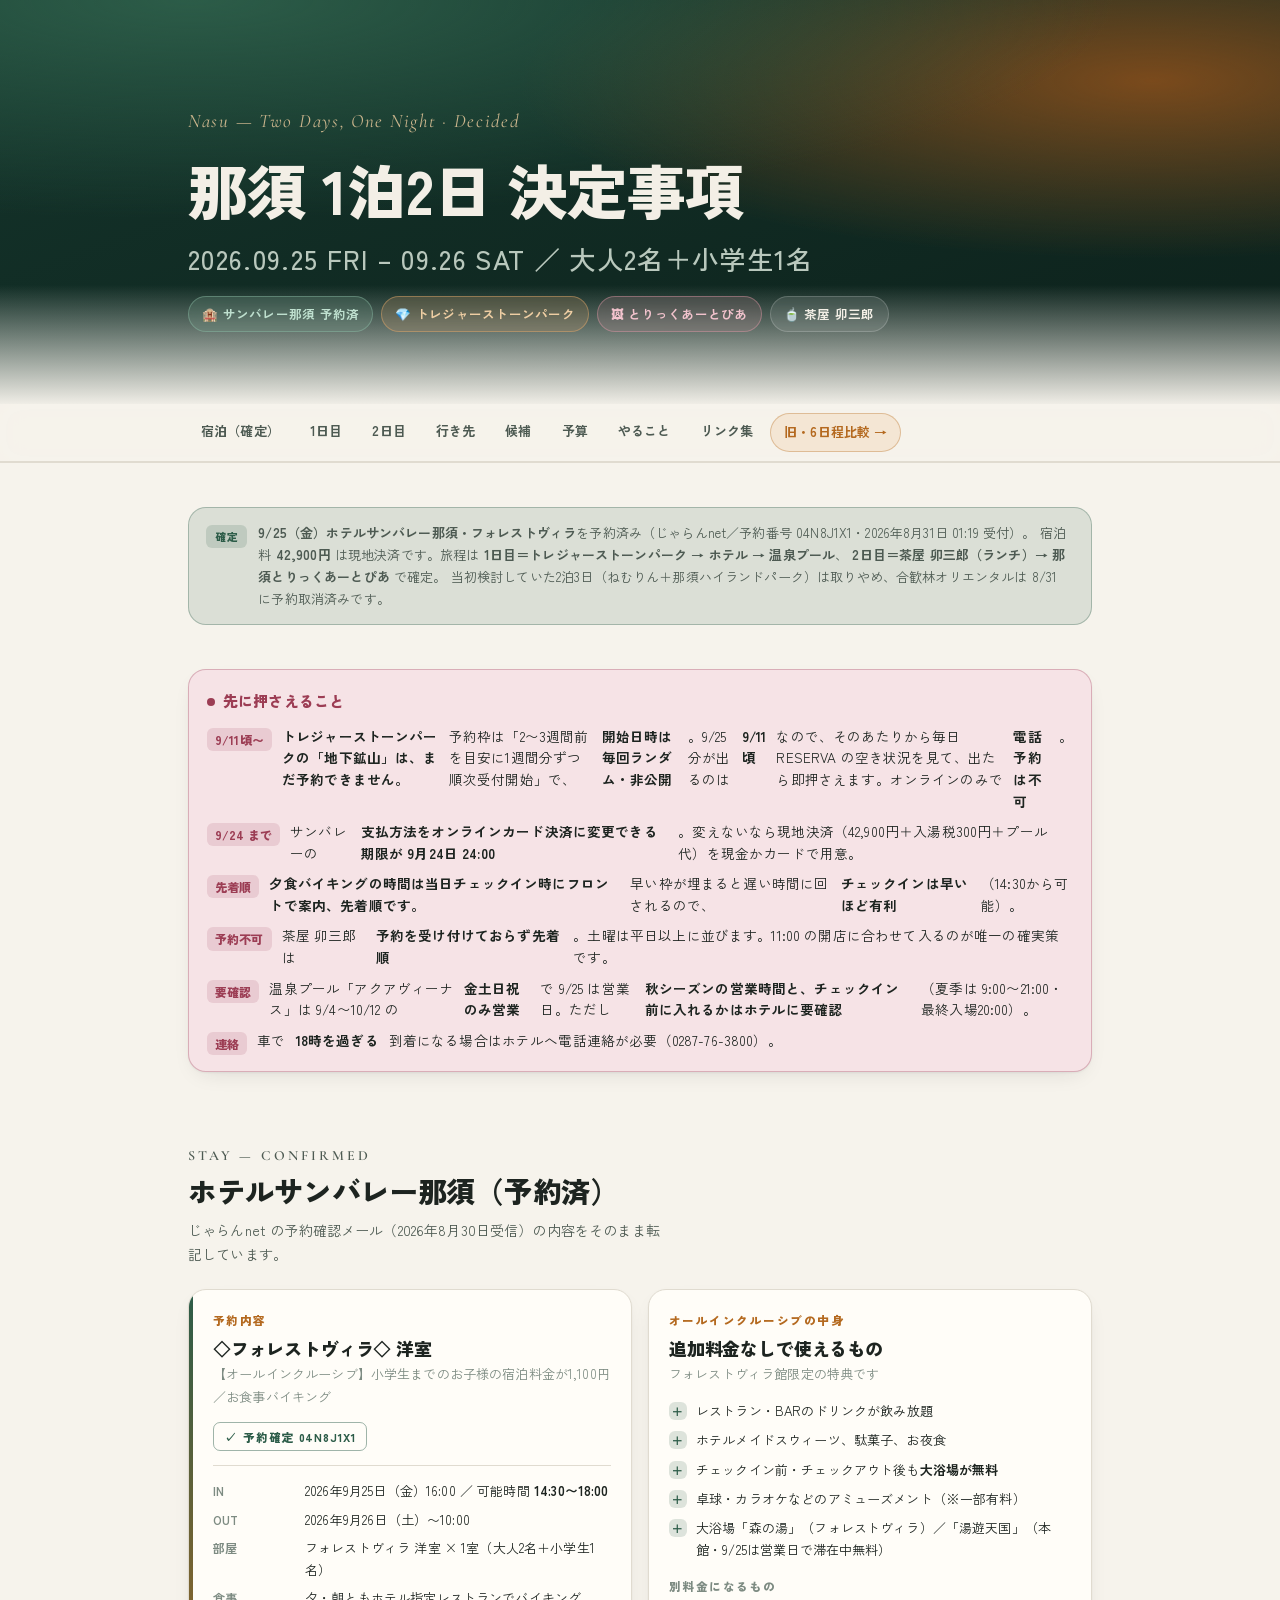
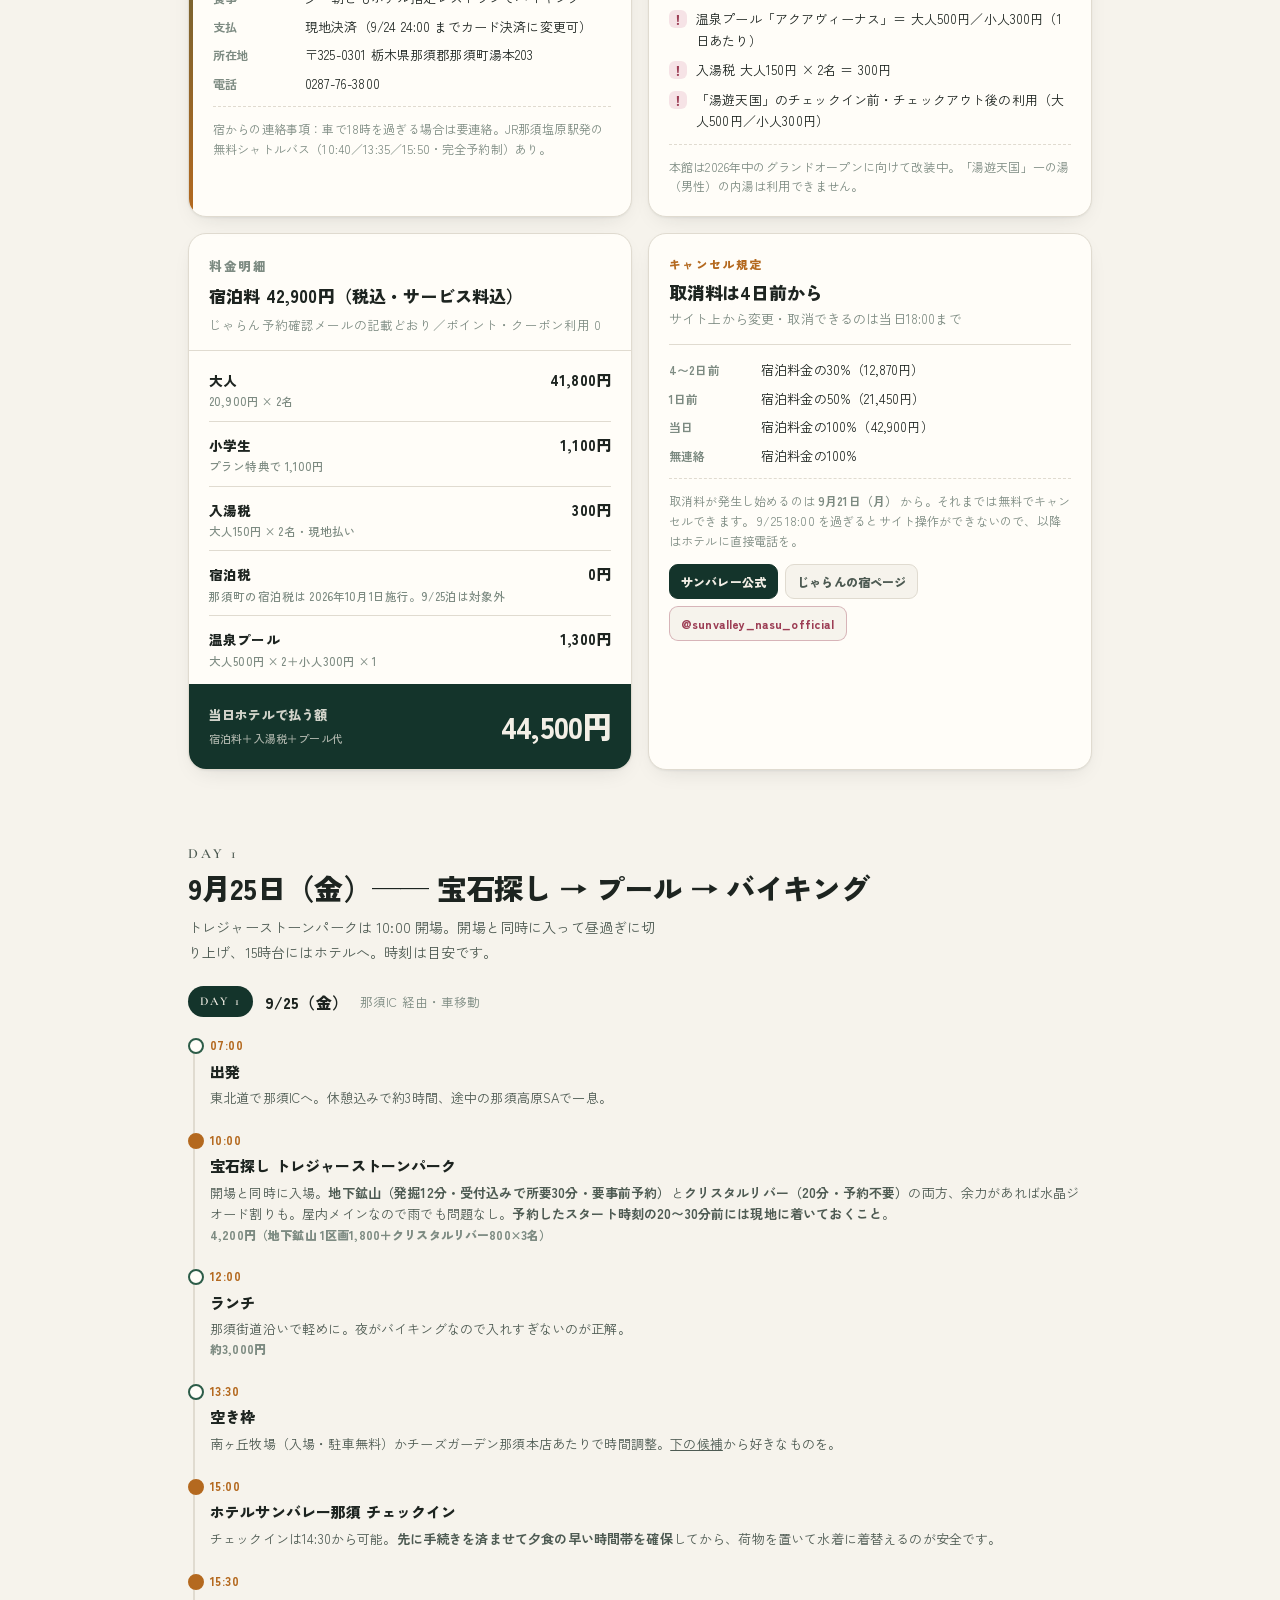
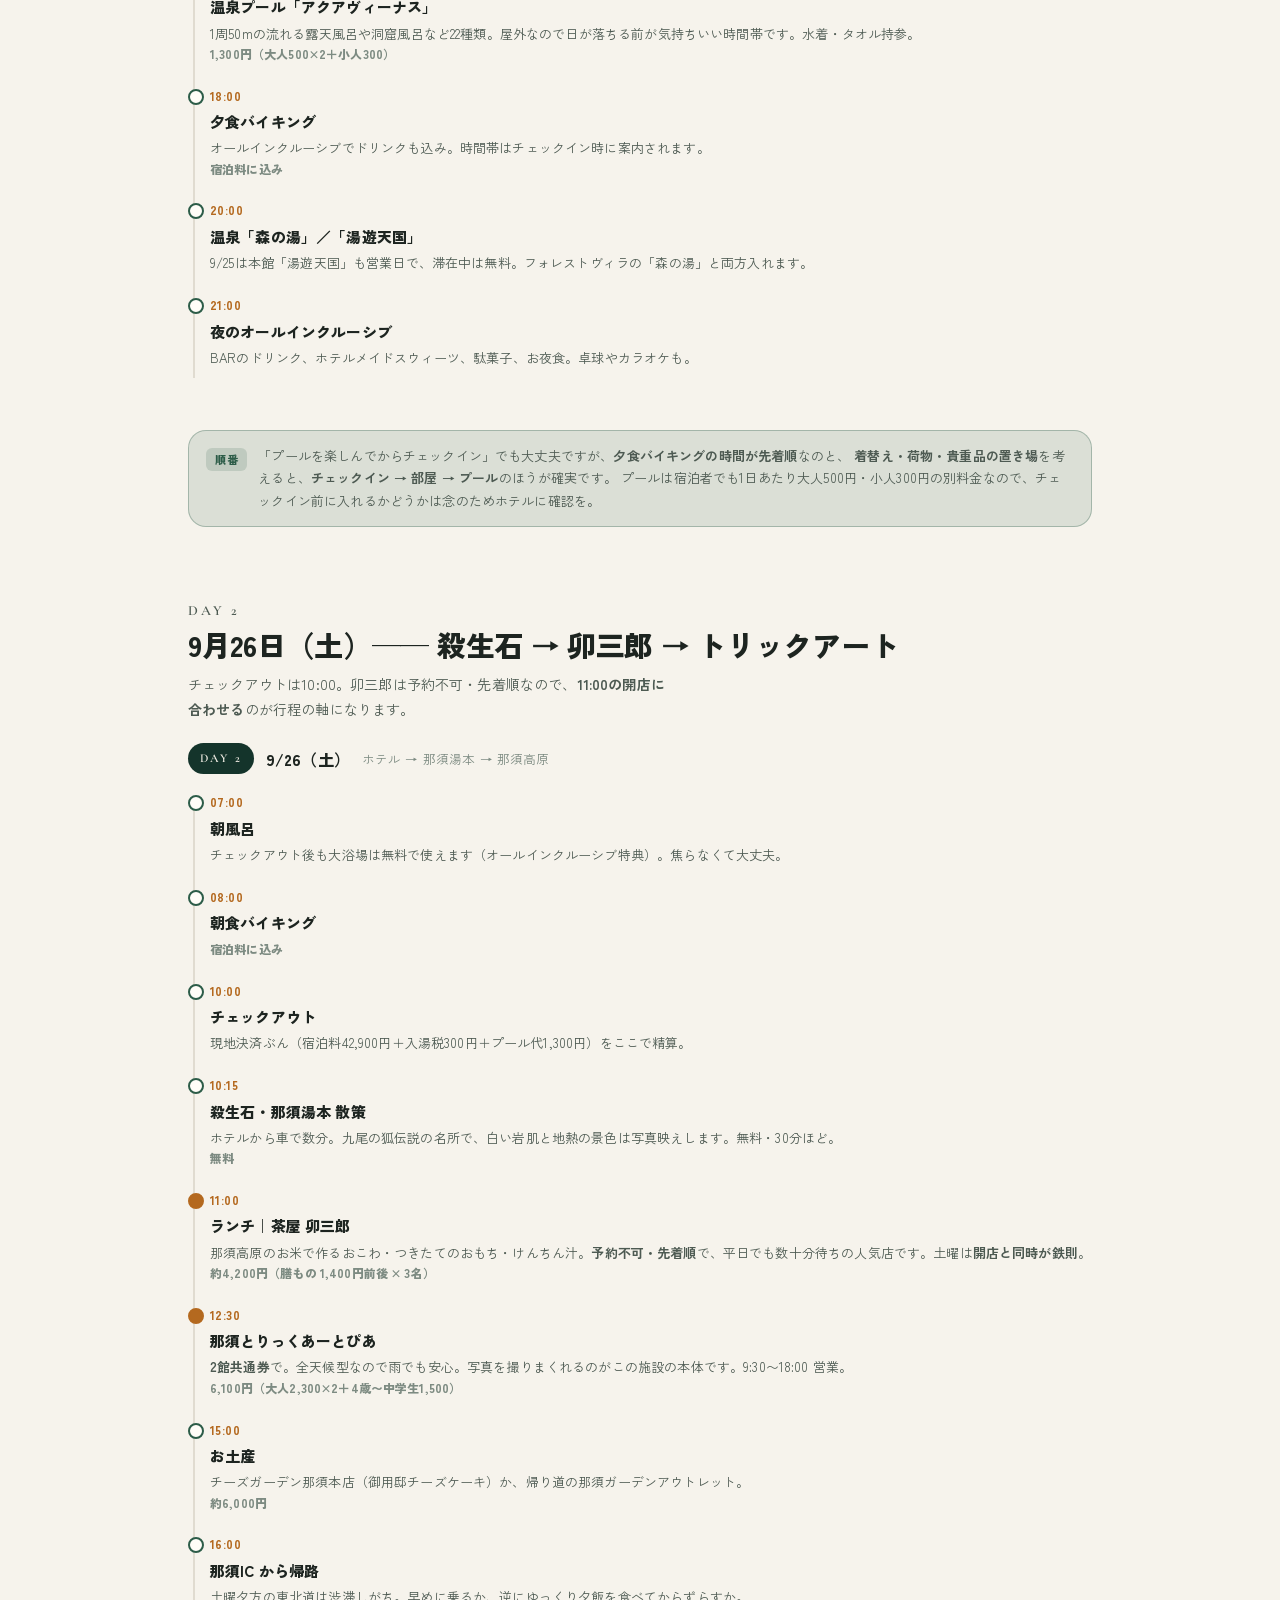
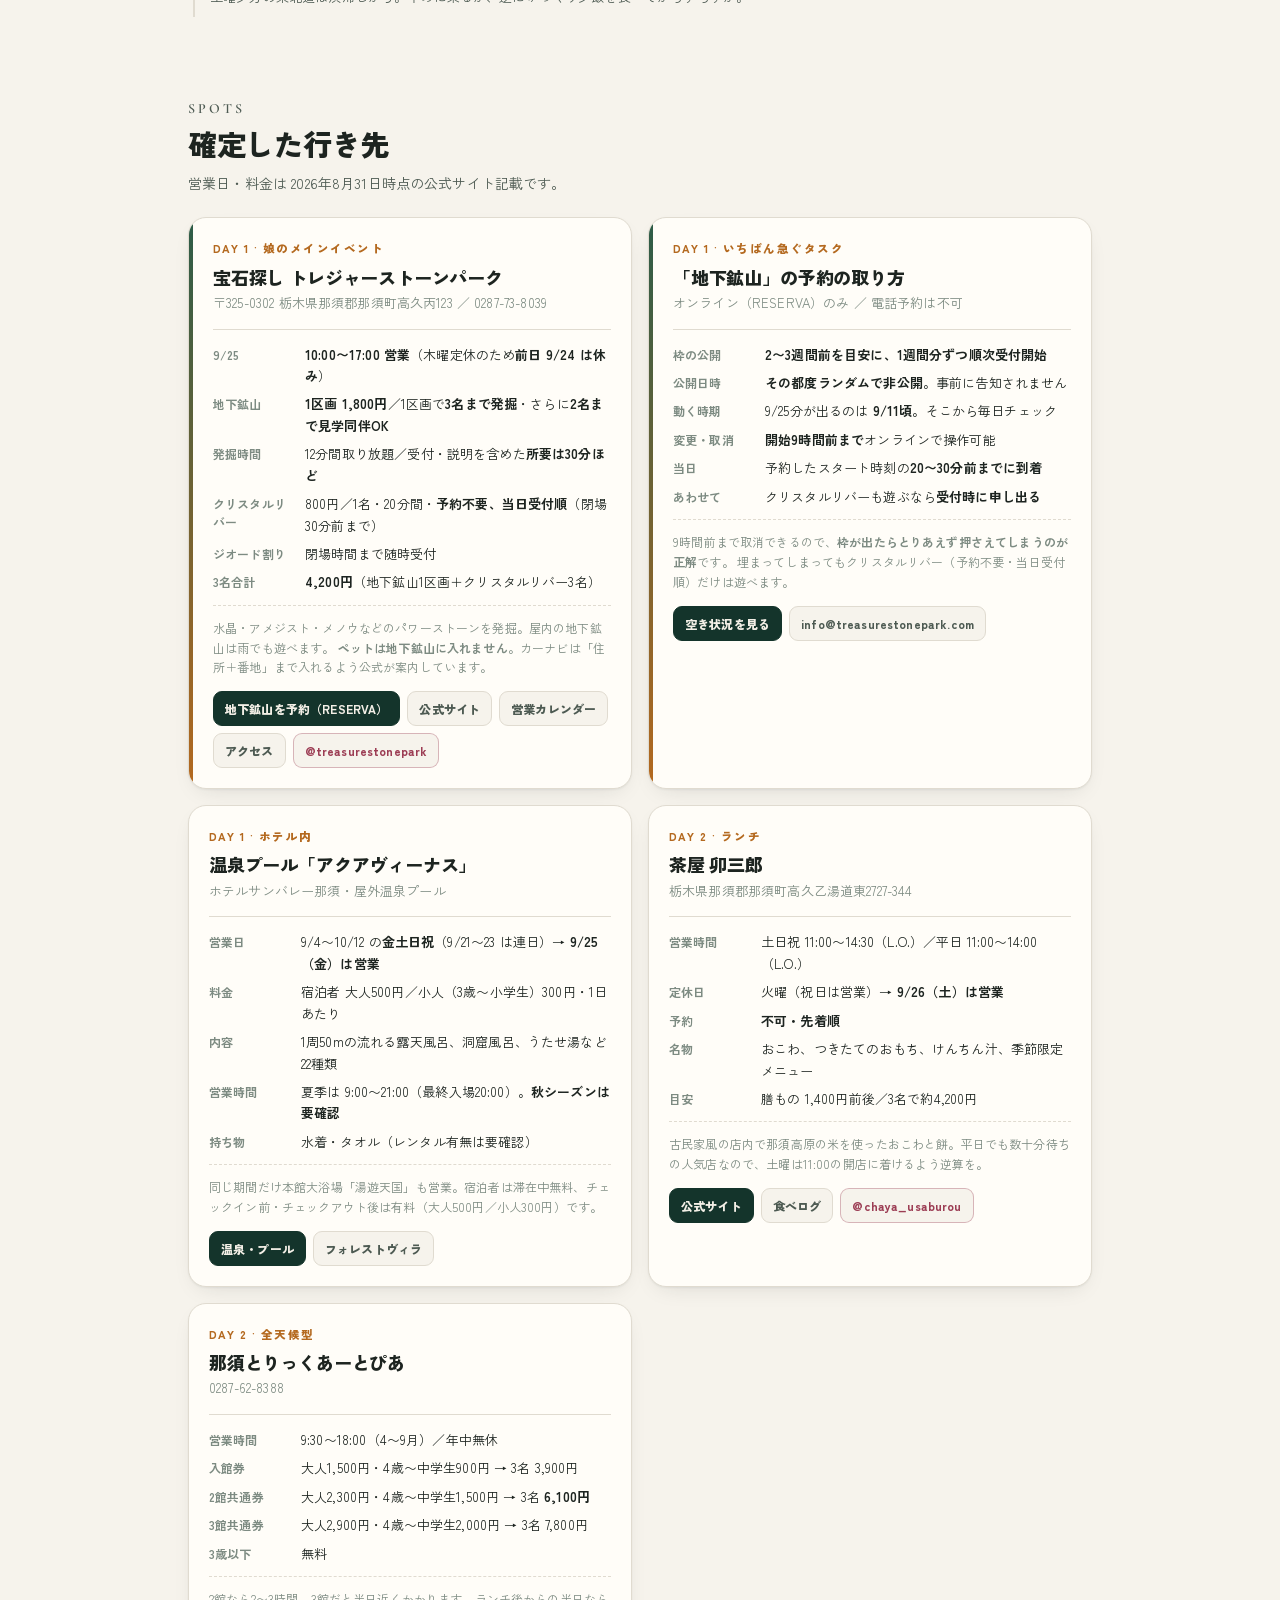
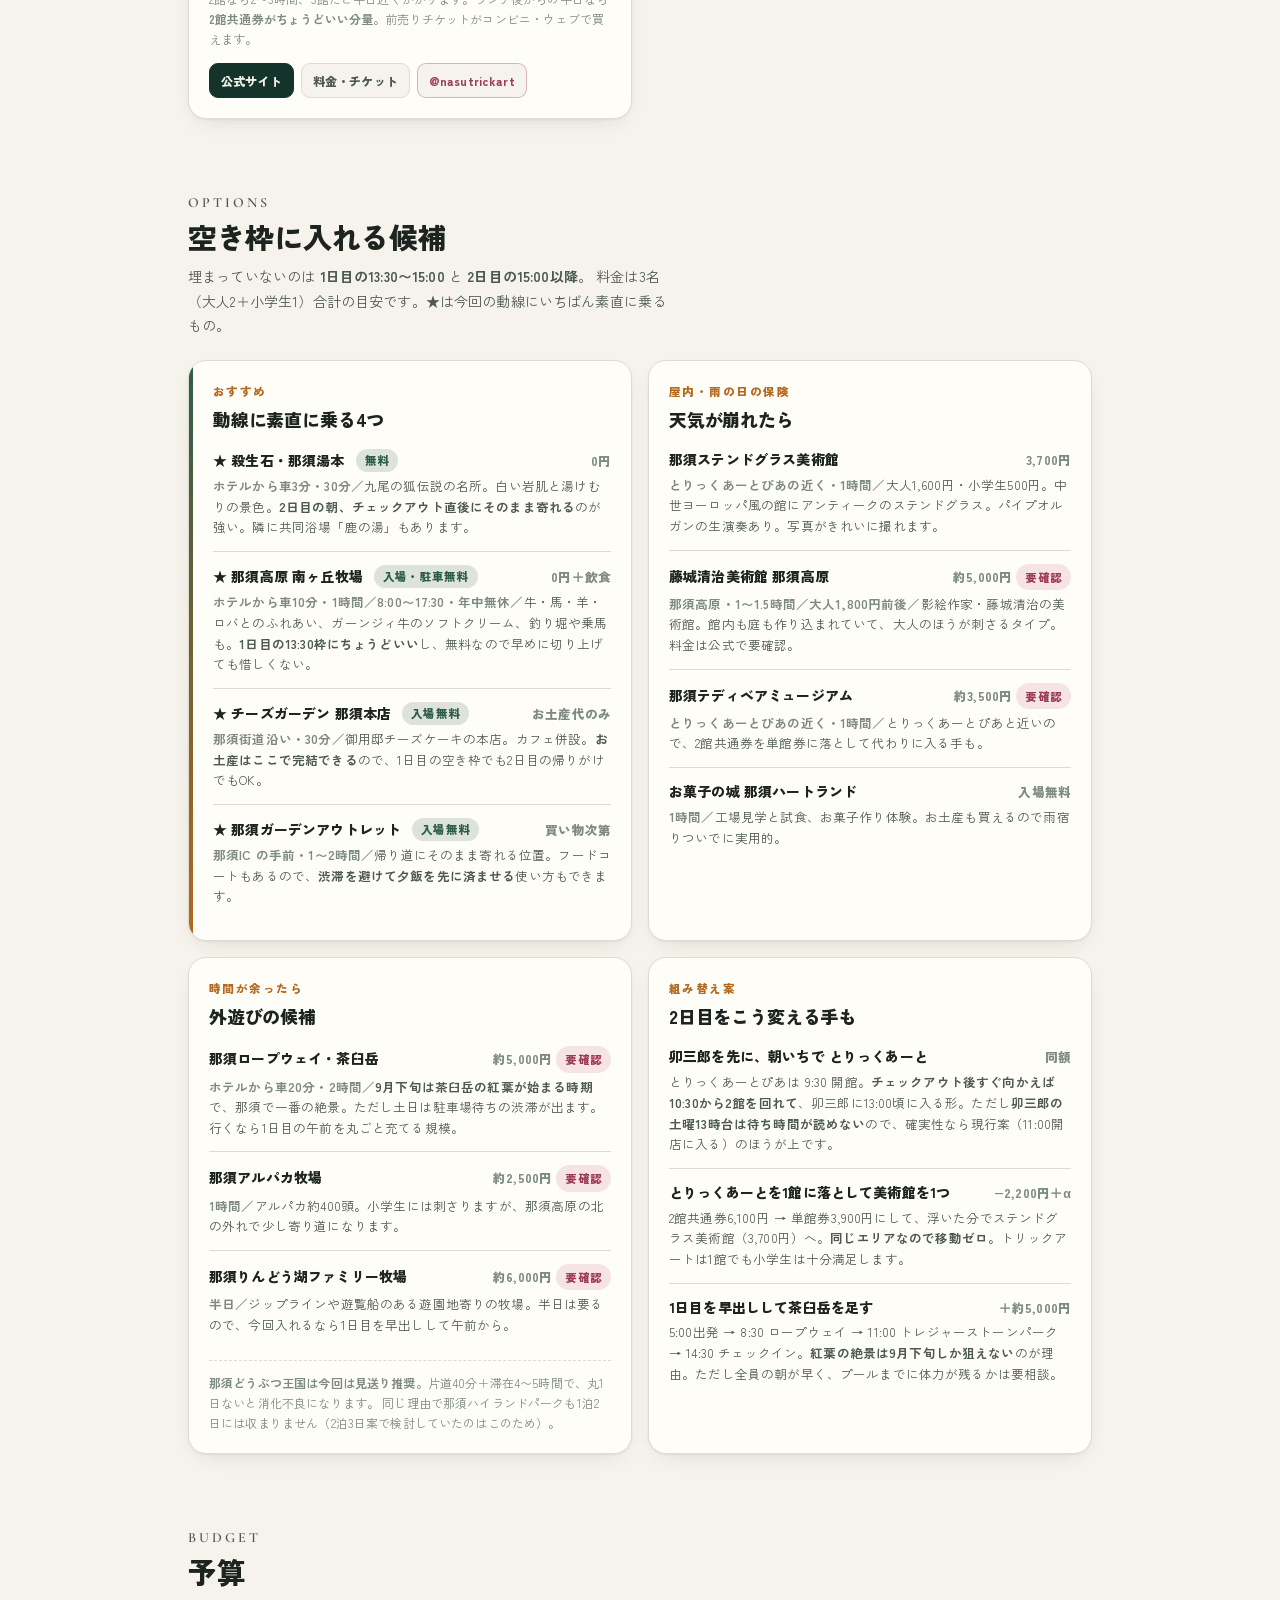
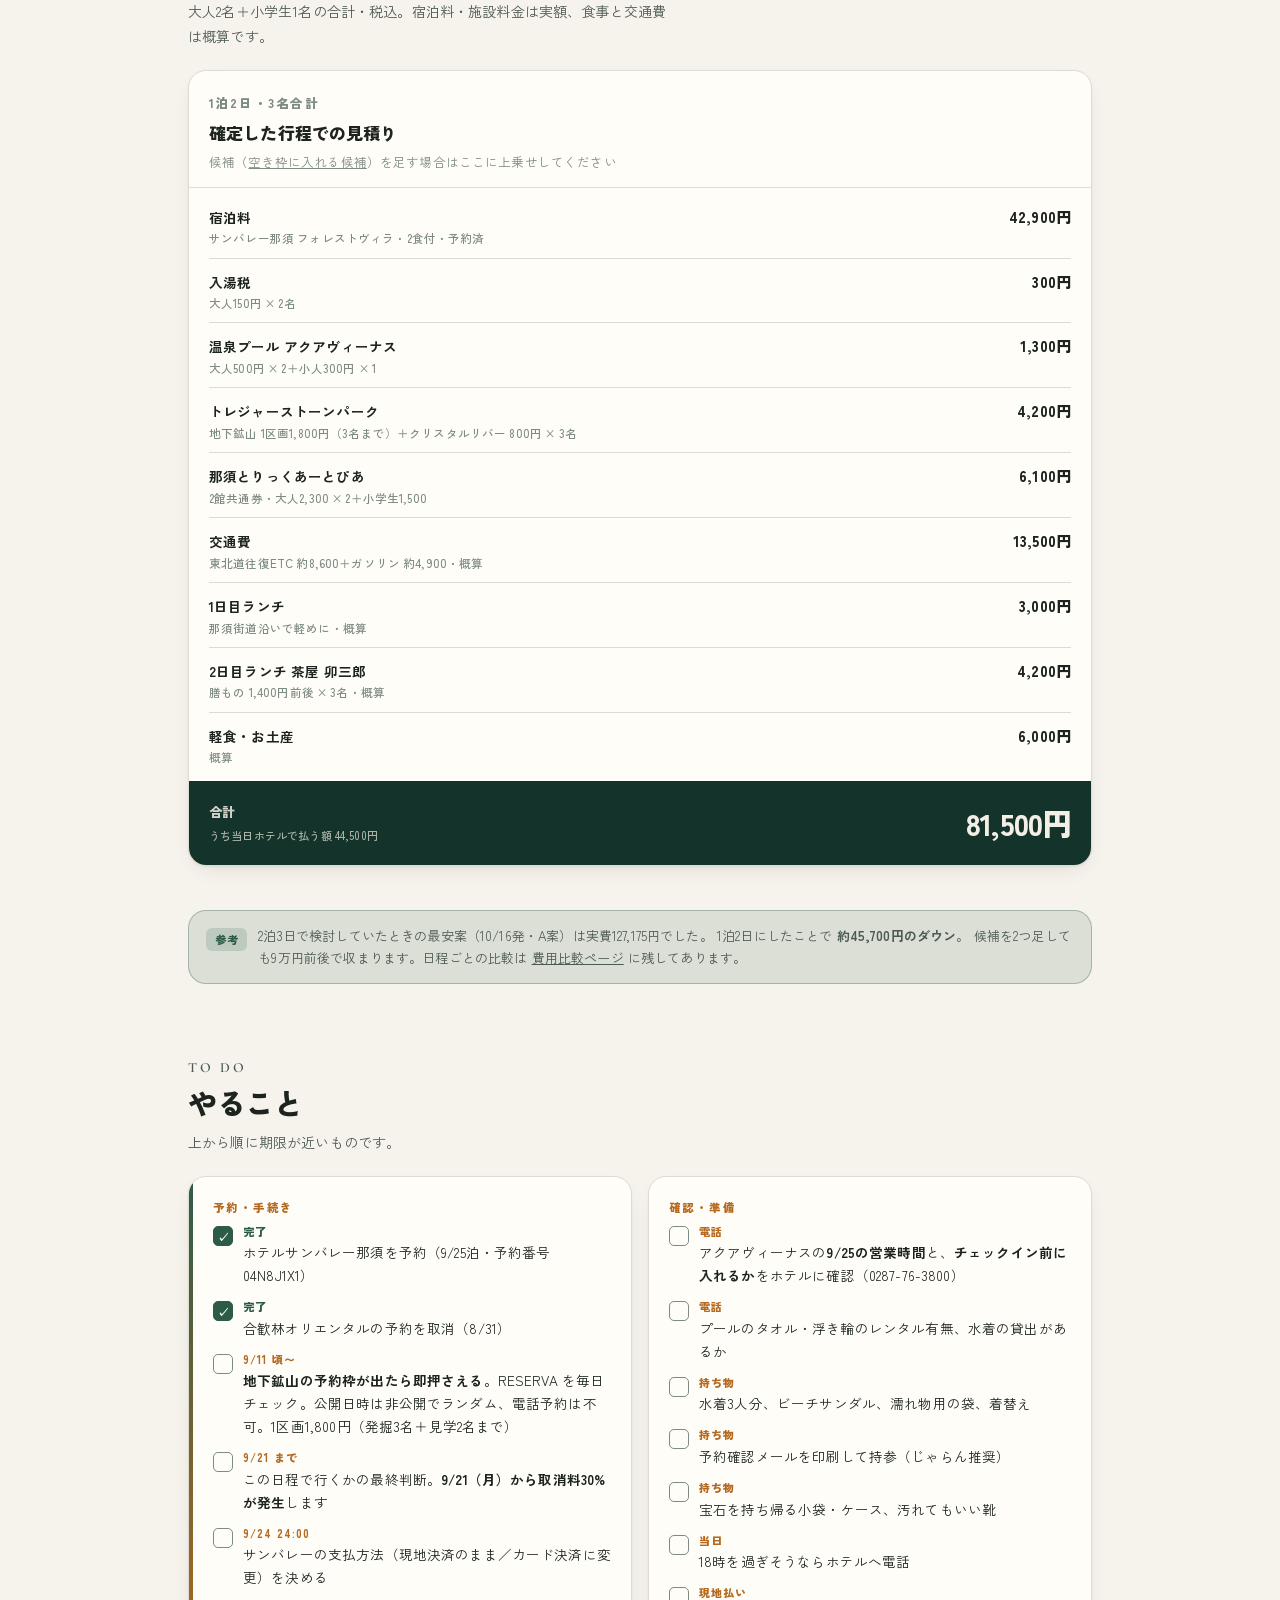
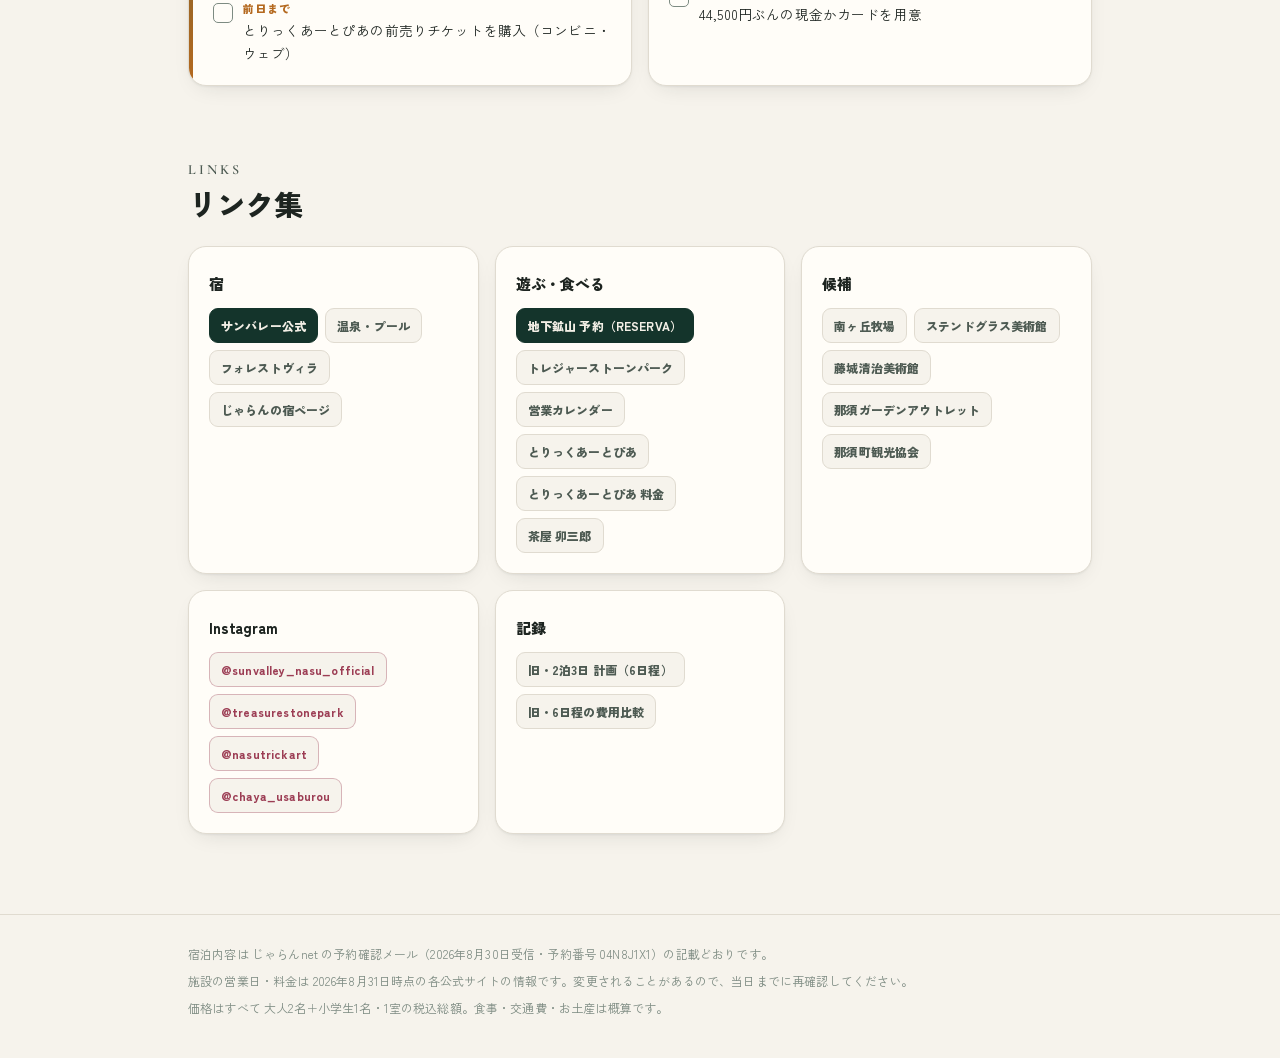
<file: decided.html>
<!DOCTYPE html>
<html lang="ja">
<head>
<meta charset="utf-8">
<meta name="viewport" content="width=device-width, initial-scale=1, viewport-fit=cover">
<title>那須 1泊2日 ── 決定事項</title>
<meta name="description" content="2026年9月25日〜26日の那須旅行の決定事項。ホテルサンバレー那須（予約済・フォレストヴィラ／オールインクルーシブ）を軸に、トレジャーストーンパーク・温泉プール・とりっくあーとぴあ・茶屋卯三郎の行程と予算をまとめたページ。">
<meta name="theme-color" content="#14342b">
<link rel="preconnect" href="https://fonts.googleapis.com">
<link rel="preconnect" href="https://fonts.gstatic.com" crossorigin>
<link href="https://fonts.googleapis.com/css2?family=Zen+Kaku+Gothic+New:wght@400;500;700;900&family=Cormorant+Garamond:ital,wght@0,500;0,600;1,500&display=swap" rel="stylesheet">
<link rel="stylesheet" href="style.css">
<style>
  /* ---- 決定ページ専用 ---- */
  .fixed-bar{
    display:flex;gap:11px;align-items:flex-start;
    margin-top:clamp(28px,6vw,44px);
    border-radius:var(--r);padding:14px 17px;
    background:color-mix(in srgb,var(--green-2) 13%,transparent);
    border:1px solid color-mix(in srgb,var(--green-2) 32%,transparent);
    font-size:13px;line-height:1.7;color:var(--ink-2);
  }
  .fixed-bar b{
    flex:0 0 auto;font-size:11px;font-weight:900;color:var(--green-2);
    background:color-mix(in srgb,var(--green-2) 16%,transparent);
    padding:2px 9px;border-radius:6px;margin-top:3px;letter-spacing:.06em;
  }
  .stamp{
    display:inline-flex;align-items:center;gap:6px;
    font-size:11.5px;font-weight:900;letter-spacing:.08em;
    color:var(--green-2);border:1.5px solid color-mix(in srgb,var(--green-2) 45%,transparent);
    padding:3px 10px;border-radius:7px;
  }
  .stamp::before{content:"✓";font-size:12px}

  /* 候補リスト */
  .opts{list-style:none;display:grid;gap:0;margin-top:4px}
  .opts li{
    display:grid;grid-template-columns:1fr auto;gap:4px 14px;
    padding:13px 0;border-bottom:1px solid var(--line);align-items:baseline;
  }
  .opts li:last-child{border-bottom:none}
  .opts .nm{font-size:14px;font-weight:800;line-height:1.5}
  .opts .nm .pill{margin-left:7px;vertical-align:1px}
  .opts .fee{font-size:12.5px;font-weight:900;color:var(--ink-3);font-feature-settings:"tnum";white-space:nowrap;text-align:right}
  .opts .ds{grid-column:1/-1;font-size:12.5px;color:var(--ink-2);line-height:1.65}
  .opts .ds em{font-style:normal;color:var(--ink-3);font-weight:700}

  /* やることリスト */
  .todo{list-style:none;display:grid;gap:10px;margin-top:4px}
  .todo li{position:relative;padding-left:30px;font-size:13.5px;line-height:1.7}
  .todo li::before{
    content:"";position:absolute;left:0;top:4px;width:18px;height:18px;
    border-radius:5px;border:1.5px solid var(--ink-3);
  }
  .todo li b{display:block;font-size:11px;font-weight:900;letter-spacing:.1em;color:var(--amber);margin-bottom:1px}
  .todo li.done::before{
    background:var(--green-2);border-color:var(--green-2);
    content:"✓";color:var(--bg-2);display:grid;place-items:center;font-size:12px;font-weight:900;
  }
  .todo li.done b{color:var(--green-2)}

  /* 予約票 */
  .receipt{font-feature-settings:"tnum"}
  .receipt .row .lbl{font-weight:800}
</style>
</head>
<body>

<header class="hero">
  <div class="wrap">
    <p class="eyebrow">Nasu &mdash; Two Days, One Night &middot; Decided</p>
    <h1>那須 1泊2日 決定事項<small>2026.09.25 FRI &ndash; 09.26 SAT ／ 大人2名＋小学生1名</small></h1>
    <div class="badges">
      <span class="badge b3">🏨 サンバレー那須 予約済</span>
      <span class="badge b1">💎 トレジャーストーンパーク</span>
      <span class="badge b2">🖼 とりっくあーとぴあ</span>
      <span class="badge">🍵 茶屋 卯三郎</span>
    </div>
  </div>
</header>

<div class="topbar">
  <nav>
    <div class="wrap">
      <a href="#stay">宿泊（確定）</a>
      <a href="#day1">1日目</a>
      <a href="#day2">2日目</a>
      <a href="#spots">行き先</a>
      <a href="#options">候補</a>
      <a href="#budget">予算</a>
      <a href="#todo">やること</a>
      <a href="#links">リンク集</a>
      <a class="cmp" href="index.html">旧・6日程比較 →</a>
    </div>
  </nav>
</div>

<main>

<!-- ============ 確定バナー ============ -->
<div class="wrap">
  <div class="fixed-bar">
    <b>確定</b>
    <span>
      <strong>9/25（金）ホテルサンバレー那須・フォレストヴィラ</strong>を予約済み（じゃらんnet／予約番号 04N8J1X1・2026年8月31日 01:19 受付）。
      宿泊料 <strong>42,900円</strong> は現地決済です。旅程は
      <strong>1日目＝トレジャーストーンパーク → ホテル → 温泉プール</strong>、
      <strong>2日目＝茶屋 卯三郎（ランチ）→ 那須とりっくあーとぴあ</strong> で確定。
      当初検討していた2泊3日（ねむりん＋那須ハイランドパーク）は取りやめ、合歓林オリエンタルは 8/31 に予約取消済みです。
    </span>
  </div>
</div>

<!-- ============ 要注意 ============ -->
<div class="wrap" id="alert">
  <div class="alert">
    <h3>先に押さえること</h3>
    <ul>
      <li><b>9/11頃〜</b><strong>トレジャーストーンパークの「地下鉱山」は、まだ予約できません。</strong>予約枠は「2〜3週間前を目安に1週間分ずつ順次受付開始」で、<strong>開始日時は毎回ランダム・非公開</strong>。9/25分が出るのは <strong>9/11頃</strong>なので、そのあたりから毎日 RESERVA の空き状況を見て、出たら即押さえます。オンラインのみで<strong>電話予約は不可</strong>。</li>
      <li><b>9/24 まで</b>サンバレーの<strong>支払方法をオンラインカード決済に変更できる期限が 9月24日 24:00</strong>。変えないなら現地決済（42,900円＋入湯税300円＋プール代）を現金かカードで用意。</li>
      <li><b>先着順</b><strong>夕食バイキングの時間は当日チェックイン時にフロントで案内、先着順です。</strong>早い枠が埋まると遅い時間に回されるので、<strong>チェックインは早いほど有利</strong>（14:30から可能）。</li>
      <li><b>予約不可</b>茶屋 卯三郎は<strong>予約を受け付けておらず先着順</strong>。土曜は平日以上に並びます。11:00 の開店に合わせて入るのが唯一の確実策です。</li>
      <li><b>要確認</b>温泉プール「アクアヴィーナス」は 9/4〜10/12 の<strong>金土日祝のみ営業</strong>で 9/25 は営業日。ただし<strong>秋シーズンの営業時間と、チェックイン前に入れるかはホテルに要確認</strong>（夏季は 9:00〜21:00・最終入場20:00）。</li>
      <li><b>連絡</b>車で <strong>18時を過ぎる</strong>到着になる場合はホテルへ電話連絡が必要（0287-76-3800）。</li>
    </ul>
  </div>
</div>

<!-- ============ 宿泊 ============ -->
<section id="stay">
  <div class="wrap">
    <div class="sec-head">
      <p class="sec-num">Stay &mdash; confirmed</p>
      <h2>ホテルサンバレー那須（予約済）</h2>
      <p>じゃらんnet の予約確認メール（2026年8月30日受信）の内容をそのまま転記しています。</p>
    </div>

    <div class="grid g2">
      <div class="card accent">
        <p class="kicker">予約内容</p>
        <h3>◇フォレストヴィラ◇ 洋室</h3>
        <p class="sub">【オールインクルーシブ】小学生までのお子様の宿泊料金が1,100円／お食事バイキング</p>
        <p><span class="stamp">予約確定 04N8J1X1</span></p>
        <ul class="spec">
          <li><span>IN</span>2026年9月25日（金）16:00 ／ 可能時間 <strong>14:30〜18:00</strong></li>
          <li><span>OUT</span>2026年9月26日（土）〜10:00</li>
          <li><span>部屋</span>フォレストヴィラ 洋室 × 1室（大人2名＋小学生1名）</li>
          <li><span>食事</span>夕・朝ともホテル指定レストランでバイキング</li>
          <li><span>支払</span>現地決済（9/24 24:00 までカード決済に変更可）</li>
          <li><span>所在地</span>〒325-0301 栃木県那須郡那須町湯本203</li>
          <li><span>電話</span>0287-76-3800</li>
        </ul>
        <p class="note">
          宿からの連絡事項：車で18時を過ぎる場合は要連絡。JR那須塩原駅発の無料シャトルバス（10:40／13:35／15:50・完全予約制）あり。
        </p>
      </div>

      <div class="card">
        <p class="kicker">オールインクルーシブの中身</p>
        <h3>追加料金なしで使えるもの</h3>
        <p class="sub">フォレストヴィラ館限定の特典です</p>
        <ul class="pc">
          <li>レストラン・BARのドリンクが飲み放題</li>
          <li>ホテルメイドスウィーツ、駄菓子、お夜食</li>
          <li>チェックイン前・チェックアウト後も<strong>大浴場が無料</strong></li>
          <li>卓球・カラオケなどのアミューズメント（※一部有料）</li>
          <li>大浴場「森の湯」（フォレストヴィラ）／「湯遊天国」（本館・9/25は営業日で滞在中無料）</li>
        </ul>
        <p class="pc-head">別料金になるもの</p>
        <ul class="pc bad">
          <li>温泉プール「アクアヴィーナス」＝ 大人500円／小人300円（1日あたり）</li>
          <li>入湯税 大人150円 × 2名 ＝ 300円</li>
          <li>「湯遊天国」のチェックイン前・チェックアウト後の利用（大人500円／小人300円）</li>
        </ul>
        <p class="note">
          本館は2026年中のグランドオープンに向けて改装中。「湯遊天国」一の湯（男性）の内湯は利用できません。
        </p>
      </div>
    </div>

    <div class="grid g2" style="margin-top:16px">
      <div class="budget receipt">
        <div class="budget-head">
          <p class="kicker">料金明細</p>
          <h3>宿泊料 42,900円（税込・サービス料込）</h3>
          <p>じゃらん予約確認メールの記載どおり／ポイント・クーポン利用 0</p>
        </div>
        <div class="rows">
          <div class="row"><div class="lbl">大人<small>20,900円 × 2名</small></div><div class="val">41,800円</div></div>
          <div class="row"><div class="lbl">小学生<small>プラン特典で 1,100円</small></div><div class="val">1,100円</div></div>
          <div class="row"><div class="lbl">入湯税<small>大人150円 × 2名・現地払い</small></div><div class="val">300円</div></div>
          <div class="row"><div class="lbl">宿泊税<small>那須町の宿泊税は 2026年10月1日施行。9/25泊は対象外</small></div><div class="val">0円</div></div>
          <div class="row"><div class="lbl">温泉プール<small>大人500円 × 2＋小人300円 × 1</small></div><div class="val">1,300円</div></div>
        </div>
        <div class="total">
          <div class="lbl">当日ホテルで払う額<small>宿泊料＋入湯税＋プール代</small></div>
          <div class="val">44,500円</div>
        </div>
      </div>

      <div class="card">
        <p class="kicker">キャンセル規定</p>
        <h3>取消料は4日前から</h3>
        <p class="sub">サイト上から変更・取消できるのは当日18:00まで</p>
        <ul class="spec">
          <li><span>4〜2日前</span>宿泊料金の30%（12,870円）</li>
          <li><span>1日前</span>宿泊料金の50%（21,450円）</li>
          <li><span>当日</span>宿泊料金の100%（42,900円）</li>
          <li><span>無連絡</span>宿泊料金の100%</li>
        </ul>
        <p class="note">
          取消料が発生し始めるのは <strong>9月21日（月）</strong> から。それまでは無料でキャンセルできます。
          9/25 18:00 を過ぎるとサイト操作ができないので、以降はホテルに直接電話を。
        </p>
        <div class="links">
          <a class="primary" href="https://www.nasu3800.co.jp/" target="_blank" rel="noopener">サンバレー公式</a>
          <a href="https://www.jalan.net/yad331120/plan/" target="_blank" rel="noopener">じゃらんの宿ページ</a>
          <a class="ig" href="https://www.instagram.com/sunvalley_nasu_official/" target="_blank" rel="noopener">@sunvalley_nasu_official</a>
        </div>
      </div>
    </div>
  </div>
</section>

<!-- ============ 1日目 ============ -->
<section id="day1">
  <div class="wrap">
    <div class="sec-head">
      <p class="sec-num">Day 1</p>
      <h2>9月25日（金）── 宝石探し → プール → バイキング</h2>
      <p>トレジャーストーンパークは 10:00 開場。開場と同時に入って昼過ぎに切り上げ、15時台にはホテルへ。時刻は目安です。</p>
    </div>

    <div class="day">
      <div class="day-head">
        <span class="day-tag">DAY 1</span>
        <strong>9/25（金）</strong>
        <em>那須IC 経由・車移動</em>
      </div>
      <ul class="tl">
        <li>
          <time>07:00</time>
          <b>出発</b>
          <p>東北道で那須ICへ。休憩込みで約3時間、途中の那須高原SAで一息。</p>
        </li>
        <li class="hl">
          <time>10:00</time>
          <b>宝石探し トレジャーストーンパーク</b>
          <p>開場と同時に入場。<strong>地下鉱山（発掘12分・受付込みで所要30分・要事前予約）</strong>と<strong>クリスタルリバー（20分・予約不要）</strong>の両方、余力があれば水晶ジオード割りも。屋内メインなので雨でも問題なし。<strong>予約したスタート時刻の20〜30分前には現地に着いておくこと</strong>。</p>
          <p class="cost">4,200円（地下鉱山 1区画1,800＋クリスタルリバー800×3名）</p>
        </li>
        <li>
          <time>12:00</time>
          <b>ランチ</b>
          <p>那須街道沿いで軽めに。夜がバイキングなので入れすぎないのが正解。</p>
          <p class="cost">約3,000円</p>
        </li>
        <li>
          <time>13:30</time>
          <b>空き枠</b>
          <p>南ヶ丘牧場（入場・駐車無料）かチーズガーデン那須本店あたりで時間調整。<a href="#options">下の候補</a>から好きなものを。</p>
        </li>
        <li class="hl">
          <time>15:00</time>
          <b>ホテルサンバレー那須 チェックイン</b>
          <p>チェックインは14:30から可能。<strong>先に手続きを済ませて夕食の早い時間帯を確保</strong>してから、荷物を置いて水着に着替えるのが安全です。</p>
        </li>
        <li class="hl">
          <time>15:30</time>
          <b>温泉プール「アクアヴィーナス」</b>
          <p>1周50mの流れる露天風呂や洞窟風呂など22種類。屋外なので日が落ちる前が気持ちいい時間帯です。水着・タオル持参。</p>
          <p class="cost">1,300円（大人500×2＋小人300）</p>
        </li>
        <li>
          <time>18:00</time>
          <b>夕食バイキング</b>
          <p>オールインクルーシブでドリンクも込み。時間帯はチェックイン時に案内されます。</p>
          <p class="cost">宿泊料に込み</p>
        </li>
        <li>
          <time>20:00</time>
          <b>温泉「森の湯」／「湯遊天国」</b>
          <p>9/25は本館「湯遊天国」も営業日で、滞在中は無料。フォレストヴィラの「森の湯」と両方入れます。</p>
        </li>
        <li>
          <time>21:00</time>
          <b>夜のオールインクルーシブ</b>
          <p>BARのドリンク、ホテルメイドスウィーツ、駄菓子、お夜食。卓球やカラオケも。</p>
        </li>
      </ul>

      <div class="fixed-bar">
        <b>順番</b>
        <span>
          「プールを楽しんでからチェックイン」でも大丈夫ですが、<strong>夕食バイキングの時間が先着順</strong>なのと、
          <strong>着替え・荷物・貴重品の置き場</strong>を考えると、<strong>チェックイン → 部屋 → プール</strong>のほうが確実です。
          プールは宿泊者でも1日あたり大人500円・小人300円の別料金なので、チェックイン前に入れるかどうかは念のためホテルに確認を。
        </span>
      </div>
    </div>
  </div>
</section>

<!-- ============ 2日目 ============ -->
<section id="day2">
  <div class="wrap">
    <div class="sec-head">
      <p class="sec-num">Day 2</p>
      <h2>9月26日（土）── 殺生石 → 卯三郎 → トリックアート</h2>
      <p>チェックアウトは10:00。卯三郎は予約不可・先着順なので、<strong>11:00の開店に合わせる</strong>のが行程の軸になります。</p>
    </div>

    <div class="day">
      <div class="day-head">
        <span class="day-tag">DAY 2</span>
        <strong>9/26（土）</strong>
        <em>ホテル → 那須湯本 → 那須高原</em>
      </div>
      <ul class="tl">
        <li>
          <time>07:00</time>
          <b>朝風呂</b>
          <p>チェックアウト後も大浴場は無料で使えます（オールインクルーシブ特典）。焦らなくて大丈夫。</p>
        </li>
        <li>
          <time>08:00</time>
          <b>朝食バイキング</b>
          <p class="cost">宿泊料に込み</p>
        </li>
        <li>
          <time>10:00</time>
          <b>チェックアウト</b>
          <p>現地決済ぶん（宿泊料42,900円＋入湯税300円＋プール代1,300円）をここで精算。</p>
        </li>
        <li>
          <time>10:15</time>
          <b>殺生石・那須湯本 散策</b>
          <p>ホテルから車で数分。九尾の狐伝説の名所で、白い岩肌と地熱の景色は写真映えします。無料・30分ほど。</p>
          <p class="cost">無料</p>
        </li>
        <li class="hl">
          <time>11:00</time>
          <b>ランチ｜茶屋 卯三郎</b>
          <p>那須高原のお米で作るおこわ・つきたてのおもち・けんちん汁。<strong>予約不可・先着順</strong>で、平日でも数十分待ちの人気店です。土曜は<strong>開店と同時が鉄則</strong>。</p>
          <p class="cost">約4,200円（膳もの 1,400円前後 × 3名）</p>
        </li>
        <li class="hl">
          <time>12:30</time>
          <b>那須とりっくあーとぴあ</b>
          <p><strong>2館共通券</strong>で。全天候型なので雨でも安心。写真を撮りまくれるのがこの施設の本体です。9:30〜18:00 営業。</p>
          <p class="cost">6,100円（大人2,300×2＋4歳〜中学生1,500）</p>
        </li>
        <li>
          <time>15:00</time>
          <b>お土産</b>
          <p>チーズガーデン那須本店（御用邸チーズケーキ）か、帰り道の那須ガーデンアウトレット。</p>
          <p class="cost">約6,000円</p>
        </li>
        <li>
          <time>16:00</time>
          <b>那須IC から帰路</b>
          <p>土曜夕方の東北道は渋滞しがち。早めに乗るか、逆にゆっくり夕飯を食べてからずらすか。</p>
        </li>
      </ul>
    </div>
  </div>
</section>

<!-- ============ 行き先の詳細 ============ -->
<section id="spots">
  <div class="wrap">
    <div class="sec-head">
      <p class="sec-num">Spots</p>
      <h2>確定した行き先</h2>
      <p>営業日・料金は 2026年8月31日時点の公式サイト記載です。</p>
    </div>

    <div class="grid g2">
      <div class="card accent">
        <p class="kicker">Day 1 &middot; 娘のメインイベント</p>
        <h3>宝石探し トレジャーストーンパーク</h3>
        <p class="sub">〒325-0302 栃木県那須郡那須町高久丙123 ／ 0287-73-8039</p>
        <ul class="spec">
          <li><span>9/25</span><strong>10:00〜17:00 営業</strong>（木曜定休のため<strong>前日 9/24 は休み</strong>）</li>
          <li><span>地下鉱山</span><strong>1区画 1,800円</strong>／1区画で<strong>3名まで発掘</strong>・さらに<strong>2名まで見学同伴OK</strong></li>
          <li><span>発掘時間</span>12分間取り放題／受付・説明を含めた<strong>所要は30分ほど</strong></li>
          <li><span>クリスタルリバー</span>800円／1名・20分間・<strong>予約不要、当日受付順</strong>（閉場30分前まで）</li>
          <li><span>ジオード割り</span>閉場時間まで随時受付</li>
          <li><span>3名合計</span><strong>4,200円</strong>（地下鉱山1区画＋クリスタルリバー3名）</li>
        </ul>
        <p class="note">
          水晶・アメジスト・メノウなどのパワーストーンを発掘。屋内の地下鉱山は雨でも遊べます。
          <strong>ペットは地下鉱山に入れません。</strong>カーナビは「住所＋番地」まで入れるよう公式が案内しています。
        </p>
        <div class="links">
          <a class="primary" href="https://reserva.be/tsp/reserve?mode=service_staff&amp;search_evt_no=2deJwzMrc0NTMAAARkAT4" target="_blank" rel="noopener">地下鉱山を予約（RESERVA）</a>
          <a href="http://www.treasurestonepark.com/" target="_blank" rel="noopener">公式サイト</a>
          <a href="http://www.treasurestonepark.com/hours.html" target="_blank" rel="noopener">営業カレンダー</a>
          <a href="http://www.treasurestonepark.com/access.html" target="_blank" rel="noopener">アクセス</a>
          <a class="ig" href="https://www.instagram.com/treasurestonepark/" target="_blank" rel="noopener">@treasurestonepark</a>
        </div>
      </div>

      <div class="card accent">
        <p class="kicker">Day 1 &middot; いちばん急ぐタスク</p>
        <h3>「地下鉱山」の予約の取り方</h3>
        <p class="sub">オンライン（RESERVA）のみ ／ 電話予約は不可</p>
        <ul class="spec">
          <li><span>枠の公開</span><strong>2〜3週間前を目安に、1週間分ずつ順次受付開始</strong></li>
          <li><span>公開日時</span><strong>その都度ランダムで非公開</strong>。事前に告知されません</li>
          <li><span>動く時期</span>9/25分が出るのは <strong>9/11頃</strong>。そこから毎日チェック</li>
          <li><span>変更・取消</span><strong>開始9時間前まで</strong>オンラインで操作可能</li>
          <li><span>当日</span>予約したスタート時刻の<strong>20〜30分前までに到着</strong></li>
          <li><span>あわせて</span>クリスタルリバーも遊ぶなら<strong>受付時に申し出る</strong></li>
        </ul>
        <p class="note">
          9時間前まで取消できるので、<strong>枠が出たらとりあえず押さえてしまうのが正解</strong>です。
          埋まってしまってもクリスタルリバー（予約不要・当日受付順）だけは遊べます。
        </p>
        <div class="links">
          <a class="primary" href="https://reserva.be/tsp/reserve?mode=service_staff&amp;search_evt_no=2deJwzMrc0NTMAAARkAT4" target="_blank" rel="noopener">空き状況を見る</a>
          <a href="mailto:info@treasurestonepark.com">info@treasurestonepark.com</a>
        </div>
      </div>

      <div class="card">
        <p class="kicker">Day 1 &middot; ホテル内</p>
        <h3>温泉プール「アクアヴィーナス」</h3>
        <p class="sub">ホテルサンバレー那須・屋外温泉プール</p>
        <ul class="spec">
          <li><span>営業日</span>9/4〜10/12 の<strong>金土日祝</strong>（9/21〜23 は連日）→ <strong>9/25（金）は営業</strong></li>
          <li><span>料金</span>宿泊者 大人500円／小人（3歳〜小学生）300円・1日あたり</li>
          <li><span>内容</span>1周50mの流れる露天風呂、洞窟風呂、うたせ湯など22種類</li>
          <li><span>営業時間</span>夏季は 9:00〜21:00（最終入場20:00）。<strong>秋シーズンは要確認</strong></li>
          <li><span>持ち物</span>水着・タオル（レンタル有無は要確認）</li>
        </ul>
        <p class="note">同じ期間だけ本館大浴場「湯遊天国」も営業。宿泊者は滞在中無料、チェックイン前・チェックアウト後は有料（大人500円／小人300円）です。</p>
        <div class="links">
          <a class="primary" href="https://www.nasu3800.co.jp/spa/" target="_blank" rel="noopener">温泉・プール</a>
          <a href="https://www.nasu3800.co.jp/rooms/forestvilla.php" target="_blank" rel="noopener">フォレストヴィラ</a>
        </div>
      </div>

      <div class="card">
        <p class="kicker">Day 2 &middot; ランチ</p>
        <h3>茶屋 卯三郎</h3>
        <p class="sub">栃木県那須郡那須町高久乙湯道東2727-344</p>
        <ul class="spec">
          <li><span>営業時間</span>土日祝 11:00〜14:30（L.O.）／平日 11:00〜14:00（L.O.）</li>
          <li><span>定休日</span>火曜（祝日は営業）→ <strong>9/26（土）は営業</strong></li>
          <li><span>予約</span><strong>不可・先着順</strong></li>
          <li><span>名物</span>おこわ、つきたてのおもち、けんちん汁、季節限定メニュー</li>
          <li><span>目安</span>膳もの 1,400円前後／3名で約4,200円</li>
        </ul>
        <p class="note">古民家風の店内で那須高原の米を使ったおこわと餅。平日でも数十分待ちの人気店なので、土曜は11:00の開店に着けるよう逆算を。</p>
        <div class="links">
          <a class="primary" href="https://usaburou.com/" target="_blank" rel="noopener">公式サイト</a>
          <a href="https://tabelog.com/tochigi/A0905/A090501/9001082/" target="_blank" rel="noopener">食べログ</a>
          <a class="ig" href="https://www.instagram.com/chaya_usaburou/" target="_blank" rel="noopener">@chaya_usaburou</a>
        </div>
      </div>

      <div class="card">
        <p class="kicker">Day 2 &middot; 全天候型</p>
        <h3>那須とりっくあーとぴあ</h3>
        <p class="sub">0287-62-8388</p>
        <ul class="spec">
          <li><span>営業時間</span>9:30〜18:00（4〜9月）／年中無休</li>
          <li><span>入館券</span>大人1,500円・4歳〜中学生900円 → 3名 3,900円</li>
          <li><span>2館共通券</span>大人2,300円・4歳〜中学生1,500円 → 3名 <strong>6,100円</strong></li>
          <li><span>3館共通券</span>大人2,900円・4歳〜中学生2,000円 → 3名 7,800円</li>
          <li><span>3歳以下</span>無料</li>
        </ul>
        <p class="note">2館なら2〜3時間、3館だと半日近くかかります。ランチ後からの半日なら<strong>2館共通券がちょうどいい分量</strong>。前売りチケットがコンビニ・ウェブで買えます。</p>
        <div class="links">
          <a class="primary" href="https://www.trick-art.jp/" target="_blank" rel="noopener">公式サイト</a>
          <a href="https://www.trick-art.jp/ticket/" target="_blank" rel="noopener">料金・チケット</a>
          <a class="ig" href="https://www.instagram.com/nasutrickart/" target="_blank" rel="noopener">@nasutrickart</a>
        </div>
      </div>
    </div>
  </div>
</section>

<!-- ============ 候補 ============ -->
<section id="options">
  <div class="wrap">
    <div class="sec-head">
      <p class="sec-num">Options</p>
      <h2>空き枠に入れる候補</h2>
      <p>
        埋まっていないのは <strong>1日目の13:30〜15:00</strong> と <strong>2日目の15:00以降</strong>。
        料金は3名（大人2＋小学生1）合計の目安です。★は今回の動線にいちばん素直に乗るもの。
      </p>
    </div>

    <div class="grid g2">
      <div class="card accent">
        <p class="kicker">おすすめ</p>
        <h3>動線に素直に乗る4つ</h3>
        <ul class="opts">
          <li>
            <span class="nm">★ 殺生石・那須湯本 <span class="pill g">無料</span></span>
            <span class="fee">0円</span>
            <span class="ds"><em>ホテルから車3分・30分</em>／九尾の狐伝説の名所。白い岩肌と湯けむりの景色。<strong>2日目の朝、チェックアウト直後にそのまま寄れる</strong>のが強い。隣に共同浴場「鹿の湯」もあります。</span>
          </li>
          <li>
            <span class="nm">★ 那須高原 南ヶ丘牧場 <span class="pill g">入場・駐車無料</span></span>
            <span class="fee">0円＋飲食</span>
            <span class="ds"><em>ホテルから車10分・1時間／8:00〜17:30・年中無休</em>／牛・馬・羊・ロバとのふれあい、ガーンジィ牛のソフトクリーム、釣り堀や乗馬も。<strong>1日目の13:30枠にちょうどいい</strong>し、無料なので早めに切り上げても惜しくない。</span>
          </li>
          <li>
            <span class="nm">★ チーズガーデン 那須本店 <span class="pill g">入場無料</span></span>
            <span class="fee">お土産代のみ</span>
            <span class="ds"><em>那須街道沿い・30分</em>／御用邸チーズケーキの本店。カフェ併設。<strong>お土産はここで完結できる</strong>ので、1日目の空き枠でも2日目の帰りがけでもOK。</span>
          </li>
          <li>
            <span class="nm">★ 那須ガーデンアウトレット <span class="pill g">入場無料</span></span>
            <span class="fee">買い物次第</span>
            <span class="ds"><em>那須IC の手前・1〜2時間</em>／帰り道にそのまま寄れる位置。フードコートもあるので、<strong>渋滞を避けて夕飯を先に済ませる</strong>使い方もできます。</span>
          </li>
        </ul>
      </div>

      <div class="card">
        <p class="kicker">屋内・雨の日の保険</p>
        <h3>天気が崩れたら</h3>
        <ul class="opts">
          <li>
            <span class="nm">那須ステンドグラス美術館</span>
            <span class="fee">3,700円</span>
            <span class="ds"><em>とりっくあーとぴあの近く・1時間</em>／大人1,600円・小学生500円。中世ヨーロッパ風の館にアンティークのステンドグラス。パイプオルガンの生演奏あり。写真がきれいに撮れます。</span>
          </li>
          <li>
            <span class="nm">藤城清治美術館 那須高原</span>
            <span class="fee">約5,000円 <span class="pill r">要確認</span></span>
            <span class="ds"><em>那須高原・1〜1.5時間／大人1,800円前後</em>／影絵作家・藤城清治の美術館。館内も庭も作り込まれていて、大人のほうが刺さるタイプ。料金は公式で要確認。</span>
          </li>
          <li>
            <span class="nm">那須テディベアミュージアム</span>
            <span class="fee">約3,500円 <span class="pill r">要確認</span></span>
            <span class="ds"><em>とりっくあーとぴあの近く・1時間</em>／とりっくあーとぴあと近いので、2館共通券を単館券に落として代わりに入る手も。</span>
          </li>
          <li>
            <span class="nm">お菓子の城 那須ハートランド</span>
            <span class="fee">入場無料</span>
            <span class="ds"><em>1時間</em>／工場見学と試食、お菓子作り体験。お土産も買えるので雨宿りついでに実用的。</span>
          </li>
        </ul>
      </div>

      <div class="card">
        <p class="kicker">時間が余ったら</p>
        <h3>外遊びの候補</h3>
        <ul class="opts">
          <li>
            <span class="nm">那須ロープウェイ・茶臼岳</span>
            <span class="fee">約5,000円 <span class="pill r">要確認</span></span>
            <span class="ds"><em>ホテルから車20分・2時間</em>／<strong>9月下旬は茶臼岳の紅葉が始まる時期</strong>で、那須で一番の絶景。ただし土日は駐車場待ちの渋滞が出ます。行くなら1日目の午前を丸ごと充てる規模。</span>
          </li>
          <li>
            <span class="nm">那須アルパカ牧場</span>
            <span class="fee">約2,500円 <span class="pill r">要確認</span></span>
            <span class="ds"><em>1時間</em>／アルパカ約400頭。小学生には刺さりますが、那須高原の北の外れで少し寄り道になります。</span>
          </li>
          <li>
            <span class="nm">那須りんどう湖ファミリー牧場</span>
            <span class="fee">約6,000円 <span class="pill r">要確認</span></span>
            <span class="ds"><em>半日</em>／ジップラインや遊覧船のある遊園地寄りの牧場。半日は要るので、今回入れるなら1日目を早出しして午前から。</span>
          </li>
        </ul>
        <p class="note">
          <strong>那須どうぶつ王国は今回は見送り推奨。</strong>片道40分＋滞在4〜5時間で、丸1日ないと消化不良になります。
          同じ理由で那須ハイランドパークも1泊2日には収まりません（2泊3日案で検討していたのはこのため）。
        </p>
      </div>

      <div class="card">
        <p class="kicker">組み替え案</p>
        <h3>2日目をこう変える手も</h3>
        <ul class="opts">
          <li>
            <span class="nm">卯三郎を先に、朝いちで とりっくあーと</span>
            <span class="fee">同額</span>
            <span class="ds">とりっくあーとぴあは 9:30 開館。<strong>チェックアウト後すぐ向かえば10:30から2館を回れて</strong>、卯三郎に13:00頃に入る形。ただし<strong>卯三郎の土曜13時台は待ち時間が読めない</strong>ので、確実性なら現行案（11:00開店に入る）のほうが上です。</span>
          </li>
          <li>
            <span class="nm">とりっくあーとを1館に落として美術館を1つ</span>
            <span class="fee">−2,200円＋α</span>
            <span class="ds">2館共通券6,100円 → 単館券3,900円にして、浮いた分でステンドグラス美術館（3,700円）へ。<strong>同じエリアなので移動ゼロ</strong>。トリックアートは1館でも小学生は十分満足します。</span>
          </li>
          <li>
            <span class="nm">1日目を早出しして茶臼岳を足す</span>
            <span class="fee">＋約5,000円</span>
            <span class="ds">5:00出発 → 8:30 ロープウェイ → 11:00 トレジャーストーンパーク → 14:30 チェックイン。<strong>紅葉の絶景は9月下旬しか狙えない</strong>のが理由。ただし全員の朝が早く、プールまでに体力が残るかは要相談。</span>
          </li>
        </ul>
      </div>
    </div>
  </div>
</section>

<!-- ============ 予算 ============ -->
<section id="budget">
  <div class="wrap">
    <div class="sec-head">
      <p class="sec-num">Budget</p>
      <h2>予算</h2>
      <p>大人2名＋小学生1名の合計・税込。宿泊料・施設料金は実額、食事と交通費は概算です。</p>
    </div>

    <div class="budget">
      <div class="budget-head">
        <p class="kicker">1泊2日・3名合計</p>
        <h3>確定した行程での見積り</h3>
        <p>候補（<a href="#options">空き枠に入れる候補</a>）を足す場合はここに上乗せしてください</p>
      </div>
      <div class="rows">
        <div class="row"><div class="lbl">宿泊料<small>サンバレー那須 フォレストヴィラ・2食付・予約済</small></div><div class="val">42,900円</div></div>
        <div class="row"><div class="lbl">入湯税<small>大人150円 × 2名</small></div><div class="val">300円</div></div>
        <div class="row"><div class="lbl">温泉プール アクアヴィーナス<small>大人500円 × 2＋小人300円 × 1</small></div><div class="val">1,300円</div></div>
        <div class="row"><div class="lbl">トレジャーストーンパーク<small>地下鉱山 1区画1,800円（3名まで）＋クリスタルリバー 800円 × 3名</small></div><div class="val">4,200円</div></div>
        <div class="row"><div class="lbl">那須とりっくあーとぴあ<small>2館共通券・大人2,300 × 2＋小学生1,500</small></div><div class="val">6,100円</div></div>
        <div class="row"><div class="lbl">交通費<small>東北道往復ETC 約8,600＋ガソリン 約4,900・概算</small></div><div class="val">13,500円</div></div>
        <div class="row"><div class="lbl">1日目ランチ<small>那須街道沿いで軽めに・概算</small></div><div class="val">3,000円</div></div>
        <div class="row"><div class="lbl">2日目ランチ 茶屋 卯三郎<small>膳もの 1,400円前後 × 3名・概算</small></div><div class="val">4,200円</div></div>
        <div class="row"><div class="lbl">軽食・お土産<small>概算</small></div><div class="val">6,000円</div></div>
      </div>
      <div class="total">
        <div class="lbl">合計<small>うち当日ホテルで払う額 44,500円</small></div>
        <div class="val">81,500円</div>
      </div>
    </div>

    <div class="fixed-bar">
      <b>参考</b>
      <span>
        2泊3日で検討していたときの最安案（10/16発・A案）は実費127,175円でした。
        1泊2日にしたことで <strong>約45,700円のダウン</strong>。
        候補を2つ足しても9万円前後で収まります。日程ごとの比較は <a href="compare.html">費用比較ページ</a> に残してあります。
      </span>
    </div>
  </div>
</section>

<!-- ============ やること ============ -->
<section id="todo">
  <div class="wrap">
    <div class="sec-head">
      <p class="sec-num">To do</p>
      <h2>やること</h2>
      <p>上から順に期限が近いものです。</p>
    </div>

    <div class="grid g2">
      <div class="card accent">
        <p class="kicker">予約・手続き</p>
        <ul class="todo">
          <li class="done"><b>完了</b>ホテルサンバレー那須を予約（9/25泊・予約番号 04N8J1X1）</li>
          <li class="done"><b>完了</b>合歓林オリエンタルの予約を取消（8/31）</li>
          <li><b>9/11 頃〜</b><strong>地下鉱山の予約枠が出たら即押さえる</strong>。RESERVA を毎日チェック。公開日時は非公開でランダム、電話予約は不可。1区画1,800円（発掘3名＋見学2名まで）</li>
          <li><b>9/21 まで</b>この日程で行くかの最終判断。<strong>9/21（月）から取消料30%が発生</strong>します</li>
          <li><b>9/24 24:00</b>サンバレーの支払方法（現地決済のまま／カード決済に変更）を決める</li>
          <li><b>前日まで</b>とりっくあーとぴあの前売りチケットを購入（コンビニ・ウェブ）</li>
        </ul>
      </div>

      <div class="card">
        <p class="kicker">確認・準備</p>
        <ul class="todo">
          <li><b>電話</b>アクアヴィーナスの<strong>9/25の営業時間</strong>と、<strong>チェックイン前に入れるか</strong>をホテルに確認（0287-76-3800）</li>
          <li><b>電話</b>プールのタオル・浮き輪のレンタル有無、水着の貸出があるか</li>
          <li><b>持ち物</b>水着3人分、ビーチサンダル、濡れ物用の袋、着替え</li>
          <li><b>持ち物</b>予約確認メールを印刷して持参（じゃらん推奨）</li>
          <li><b>持ち物</b>宝石を持ち帰る小袋・ケース、汚れてもいい靴</li>
          <li><b>当日</b>18時を過ぎそうならホテルへ電話</li>
          <li><b>現地払い</b>44,500円ぶんの現金かカードを用意</li>
        </ul>
      </div>
    </div>
  </div>
</section>

<!-- ============ リンク集 ============ -->
<section id="links">
  <div class="wrap">
    <div class="sec-head">
      <p class="sec-num">Links</p>
      <h2>リンク集</h2>
    </div>
    <div class="grid g3">
      <div class="card">
        <h3 style="font-size:15px">宿</h3>
        <div class="links">
          <a class="primary" href="https://www.nasu3800.co.jp/" target="_blank" rel="noopener">サンバレー公式</a>
          <a href="https://www.nasu3800.co.jp/spa/" target="_blank" rel="noopener">温泉・プール</a>
          <a href="https://www.nasu3800.co.jp/rooms/forestvilla.php" target="_blank" rel="noopener">フォレストヴィラ</a>
          <a href="https://www.jalan.net/yad331120/plan/" target="_blank" rel="noopener">じゃらんの宿ページ</a>
        </div>
      </div>
      <div class="card">
        <h3 style="font-size:15px">遊ぶ・食べる</h3>
        <div class="links">
          <a class="primary" href="https://reserva.be/tsp/reserve?mode=service_staff&amp;search_evt_no=2deJwzMrc0NTMAAARkAT4" target="_blank" rel="noopener">地下鉱山 予約（RESERVA）</a>
          <a href="http://www.treasurestonepark.com/" target="_blank" rel="noopener">トレジャーストーンパーク</a>
          <a href="http://www.treasurestonepark.com/hours.html" target="_blank" rel="noopener">営業カレンダー</a>
          <a href="https://www.trick-art.jp/" target="_blank" rel="noopener">とりっくあーとぴあ</a>
          <a href="https://www.trick-art.jp/ticket/" target="_blank" rel="noopener">とりっくあーとぴあ 料金</a>
          <a href="https://usaburou.com/" target="_blank" rel="noopener">茶屋 卯三郎</a>
        </div>
      </div>
      <div class="card">
        <h3 style="font-size:15px">候補</h3>
        <div class="links">
          <a href="https://www.minamigaoka.co.jp/" target="_blank" rel="noopener">南ヶ丘牧場</a>
          <a href="https://sgm-nasu.com/" target="_blank" rel="noopener">ステンドグラス美術館</a>
          <a href="https://fujishiro-seiji-museum.jp/" target="_blank" rel="noopener">藤城清治美術館</a>
          <a href="https://www.nasu-gardenoutlet.com/" target="_blank" rel="noopener">那須ガーデンアウトレット</a>
          <a href="https://www.nasukogen.org/" target="_blank" rel="noopener">那須町観光協会</a>
        </div>
      </div>
      <div class="card">
        <h3 style="font-size:15px">Instagram</h3>
        <div class="links">
          <a class="ig" href="https://www.instagram.com/sunvalley_nasu_official/" target="_blank" rel="noopener">@sunvalley_nasu_official</a>
          <a class="ig" href="https://www.instagram.com/treasurestonepark/" target="_blank" rel="noopener">@treasurestonepark</a>
          <a class="ig" href="https://www.instagram.com/nasutrickart/" target="_blank" rel="noopener">@nasutrickart</a>
          <a class="ig" href="https://www.instagram.com/chaya_usaburou/" target="_blank" rel="noopener">@chaya_usaburou</a>
        </div>
      </div>
      <div class="card">
        <h3 style="font-size:15px">記録</h3>
        <div class="links">
          <a href="index.html">旧・2泊3日 計画（6日程）</a>
          <a href="compare.html">旧・6日程の費用比較</a>
        </div>
      </div>
    </div>
  </div>
</section>

</main>

<footer>
  <div class="wrap">
    <p>宿泊内容は じゃらんnet の予約確認メール（2026年8月30日受信・予約番号 04N8J1X1）の記載どおりです。</p>
    <p>施設の営業日・料金は 2026年8月31日時点の各公式サイトの情報です。変更されることがあるので、当日までに再確認してください。</p>
    <p>価格はすべて 大人2名＋小学生1名・1室の税込総額。食事・交通費・お土産は概算です。</p>
  </div>
</footer>

</body>
</html>
</file>
<file: style.css>
:root{
  --bg:#f6f3ec;
  --bg-2:#fffdf8;
  --ink:#1d2420;
  --ink-2:#4d5a52;
  --ink-3:#7d8b82;
  --line:#e0dbd0;
  --green:#14342b;
  --green-2:#2c5c48;
  --amber:#b4691f;
  --amber-soft:#f4e6d4;
  --rose:#9c3d54;
  --rose-soft:#f6e3e6;
  --shadow:0 1px 2px rgba(29,36,32,.05), 0 8px 24px -12px rgba(29,36,32,.18);
  --shadow-lg:0 2px 4px rgba(29,36,32,.06), 0 24px 48px -20px rgba(29,36,32,.28);
  --r:18px;
  --maxw:940px;
}
@media (prefers-color-scheme: dark){
  :root{
    --bg:#10120f;
    --bg-2:#191d19;
    --ink:#eae7df;
    --ink-2:#a9b3ac;
    --ink-3:#7c877f;
    --line:#2b312c;
    --green:#dfe9df;
    --green-2:#8fc0a9;
    --amber:#e0a86a;
    --amber-soft:#33281c;
    --rose:#e59aa9;
    --rose-soft:#332226;
    --shadow:0 1px 2px rgba(0,0,0,.4), 0 8px 24px -12px rgba(0,0,0,.7);
    --shadow-lg:0 2px 4px rgba(0,0,0,.5), 0 24px 48px -20px rgba(0,0,0,.8);
  }
}
*{box-sizing:border-box;margin:0;padding:0}
html{-webkit-text-size-adjust:100%;scroll-behavior:smooth;scroll-padding-top:72px}
body{
  background:var(--bg);color:var(--ink);
  font-family:"Zen Kaku Gothic New",-apple-system,BlinkMacSystemFont,"Hiragino Sans","Noto Sans JP",sans-serif;
  font-size:15px;line-height:1.75;letter-spacing:.01em;
  -webkit-font-smoothing:antialiased;
  padding-bottom:env(safe-area-inset-bottom);
}
a{color:inherit}
.wrap{max-width:var(--maxw);margin:0 auto;padding:0 18px}

/* ---------- hero ---------- */
.hero{
  position:relative;overflow:hidden;
  background:
    radial-gradient(120% 90% at 15% 0%, #2c5c48 0%, transparent 60%),
    radial-gradient(90% 80% at 90% 20%, #7a4a1c 0%, transparent 55%),
    linear-gradient(160deg,#14342b 0%,#0d211b 100%);
  color:#f3efe6;
  padding:clamp(56px,13vw,104px) 0 clamp(40px,9vw,72px);
}
.hero::after{
  content:"";position:absolute;inset:auto 0 -1px 0;height:120px;
  background:linear-gradient(to bottom,transparent,var(--bg));
  opacity:.98;pointer-events:none;
}
.hero .wrap{position:relative;z-index:1}
.eyebrow{
  font-family:"Cormorant Garamond",serif;font-style:italic;
  font-size:clamp(15px,3.4vw,19px);letter-spacing:.09em;color:#c9b48c;
}
.hero h1{
  font-size:clamp(32px,8.6vw,60px);line-height:1.18;font-weight:900;
  letter-spacing:-.015em;margin:.28em 0 .34em;
}
.hero h1 small{display:block;font-size:.44em;font-weight:500;letter-spacing:.05em;color:#b9c8bd;margin-top:.7em}
.badges{display:flex;flex-wrap:wrap;gap:8px;margin-top:22px}
.badge{
  font-size:12.5px;font-weight:700;letter-spacing:.02em;
  padding:6px 13px;border-radius:999px;
  background:rgba(255,255,255,.1);border:1px solid rgba(255,255,255,.18);
  backdrop-filter:blur(4px);
}
.badge.b1{background:rgba(230,168,106,.18);border-color:rgba(230,168,106,.45);color:#f0cfa4}
.badge.b2{background:rgba(229,154,169,.16);border-color:rgba(229,154,169,.42);color:#f2c3cd}
.badge.b3{background:rgba(143,192,169,.16);border-color:rgba(143,192,169,.42);color:#bfe0cf}

/* ---------- nav ---------- */
nav{
  position:sticky;top:0;z-index:40;
  background:color-mix(in srgb,var(--bg) 88%,transparent);
  backdrop-filter:saturate(1.6) blur(12px);
  border-bottom:1px solid var(--line);
}
nav .wrap{display:flex;gap:4px;overflow-x:auto;scrollbar-width:none;padding-top:9px;padding-bottom:9px}
nav .wrap::-webkit-scrollbar{display:none}
nav a{
  flex:0 0 auto;text-decoration:none;font-size:13px;font-weight:700;
  color:var(--ink-2);padding:7px 13px;border-radius:999px;white-space:nowrap;
  transition:background .18s,color .18s;
}
nav a:hover,nav a:focus-visible{background:var(--bg-2);color:var(--ink)}

/* ---------- section ---------- */
section{padding:clamp(40px,8vw,64px) 0 0}
.sec-head{margin-bottom:22px}
.sec-num{
  font-family:"Cormorant Garamond",serif;font-size:13px;letter-spacing:.22em;
  color:var(--amber);font-weight:600;text-transform:uppercase;
}
.sec-head h2{font-size:clamp(21px,5vw,29px);line-height:1.35;font-weight:900;letter-spacing:-.01em;margin-top:2px}
.sec-head p{color:var(--ink-2);font-size:14px;margin-top:8px;max-width:60ch}

/* ---------- alert ---------- */
.alert{
  margin-top:clamp(28px,6vw,44px);
  border-radius:var(--r);padding:18px 18px 16px;
  background:var(--rose-soft);border:1px solid color-mix(in srgb,var(--rose) 32%,transparent);
  box-shadow:var(--shadow);
}
.alert h3{font-size:15px;font-weight:900;color:var(--rose);display:flex;align-items:center;gap:8px}
.alert h3::before{content:"";width:8px;height:8px;border-radius:50%;background:var(--rose);flex:0 0 auto;
  box-shadow:0 0 0 0 color-mix(in srgb,var(--rose) 60%,transparent);animation:pulse 2.2s infinite}
@keyframes pulse{70%{box-shadow:0 0 0 10px transparent}100%{box-shadow:0 0 0 0 transparent}}
.alert ul{list-style:none;margin-top:11px;display:grid;gap:9px}
.alert li{font-size:13.5px;line-height:1.6;display:flex;gap:10px;align-items:flex-start}
.alert li b{color:var(--rose);font-weight:900;flex:0 0 auto;font-size:12px;
  background:color-mix(in srgb,var(--rose) 14%,transparent);padding:2px 8px;border-radius:6px;margin-top:2px}

/* ---------- cards ---------- */
.grid{display:grid;gap:16px}
@media(min-width:720px){.grid.g2{grid-template-columns:1fr 1fr}.grid.g3{grid-template-columns:repeat(3,1fr)}}
.card{
  background:var(--bg-2);border:1px solid var(--line);border-radius:var(--r);
  padding:20px;box-shadow:var(--shadow);position:relative;overflow:hidden;
}
.card.accent::before{content:"";position:absolute;inset:0 auto 0 0;width:4px;background:linear-gradient(var(--green-2),var(--amber))}
.card.accent{padding-left:24px}
.kicker{font-size:11.5px;font-weight:900;letter-spacing:.13em;color:var(--amber);text-transform:uppercase}
.card h3{font-size:18px;font-weight:900;line-height:1.4;margin:6px 0 2px;letter-spacing:-.01em}
.card .sub{font-size:13px;color:var(--ink-3);margin-bottom:14px}
.price{display:flex;align-items:baseline;gap:8px;flex-wrap:wrap;margin:14px 0 6px}
.price .num{font-size:clamp(28px,7vw,36px);font-weight:900;letter-spacing:-.03em;line-height:1;font-feature-settings:"tnum"}
.price .yen{font-size:16px;font-weight:900;margin-left:-3px}
.price .was{font-size:14px;color:var(--ink-3);text-decoration:line-through;font-feature-settings:"tnum"}
.price .unit{font-size:12px;color:var(--ink-3)}
.pill{display:inline-block;font-size:11.5px;font-weight:800;padding:3px 9px;border-radius:999px;
  background:var(--amber-soft);color:var(--amber);letter-spacing:.02em}
.pill.g{background:color-mix(in srgb,var(--green-2) 16%,transparent);color:var(--green-2)}
.pill.r{background:var(--rose-soft);color:var(--rose)}
.spec{list-style:none;display:grid;gap:7px;margin:14px 0 0;border-top:1px solid var(--line);padding-top:14px}
.spec li{position:relative;padding-left:92px;font-size:13px;line-height:1.65;min-height:1.5em}
.spec li>span:first-child{
  position:absolute;left:0;top:2px;width:82px;
  color:var(--ink-3);font-size:12px;font-weight:700;line-height:1.45;
  overflow-wrap:anywhere;
}
@media(max-width:430px){
  .spec li{padding-left:0}
  .spec li>span:first-child{position:static;display:block;width:auto;margin-bottom:2px}
}
.note{font-size:12px;color:var(--ink-3);line-height:1.65;margin-top:12px;padding-top:12px;border-top:1px dashed var(--line)}

/* ---------- link chips ---------- */
.links{display:flex;flex-wrap:wrap;gap:7px;margin-top:14px}
.links a{
  display:inline-flex;align-items:center;gap:5px;text-decoration:none;
  font-size:12px;font-weight:800;padding:6px 11px;border-radius:9px;
  border:1px solid var(--line);background:var(--bg);color:var(--ink-2);
  transition:border-color .18s,color .18s,transform .18s;
}
.links a:hover{border-color:var(--green-2);color:var(--green-2);transform:translateY(-1px)}
.links a.ig{border-color:color-mix(in srgb,var(--rose) 34%,transparent);color:var(--rose)}
.links a.ig:hover{border-color:var(--rose)}
.links a.primary{background:var(--green);border-color:var(--green);color:#f3efe6}
@media (prefers-color-scheme: dark){.links a.primary{color:#10120f}}
.links a.primary:hover{transform:translateY(-1px)}

/* ---------- timeline ---------- */
.day{margin-top:18px}
.day-head{display:flex;align-items:center;gap:12px;margin-bottom:14px}
.day-tag{
  font-family:"Cormorant Garamond",serif;font-size:12px;letter-spacing:.18em;font-weight:600;
  color:#f3efe6;background:var(--green);padding:5px 12px;border-radius:999px;
}
@media (prefers-color-scheme: dark){.day-tag{color:#10120f;background:var(--green-2)}}
.day-head strong{font-size:16px;font-weight:900}
.day-head em{font-style:normal;font-size:12.5px;color:var(--ink-3)}
.tl{list-style:none;position:relative;padding-left:22px}
.tl::before{content:"";position:absolute;left:5px;top:8px;bottom:8px;width:2px;background:var(--line)}
.tl li{position:relative;padding:0 0 18px}
.tl li::before{
  content:"";position:absolute;left:-22px;top:7px;width:12px;height:12px;border-radius:50%;
  background:var(--bg-2);border:2px solid var(--green-2);
}
.tl li.hl::before{background:var(--amber);border-color:var(--amber)}
.tl time{font-size:12px;font-weight:900;color:var(--amber);letter-spacing:.04em;font-feature-settings:"tnum"}
.tl b{display:block;font-size:15px;font-weight:800;margin:1px 0 2px}
.tl p{font-size:13px;color:var(--ink-2);line-height:1.65}
.tl .cost{font-size:12px;font-weight:800;color:var(--ink-3);font-feature-settings:"tnum"}

/* ---------- budget ---------- */
.budget{border-radius:var(--r);border:1px solid var(--line);background:var(--bg-2);overflow:hidden;box-shadow:var(--shadow)}
.budget-head{padding:18px 20px 14px;border-bottom:1px solid var(--line)}
.budget-head .kicker{margin-bottom:4px}
.budget-head h3{font-size:17px;font-weight:900}
.budget-head p{font-size:12.5px;color:var(--ink-3);margin-top:3px}
.rows{padding:6px 20px 4px}
.row{display:grid;grid-template-columns:1fr auto;gap:12px;padding:10px 0;border-bottom:1px solid var(--line);align-items:baseline}
.row:last-child{border-bottom:none}
.row .lbl{font-size:13.5px;font-weight:700}
.row .lbl small{display:block;font-size:11.5px;font-weight:500;color:var(--ink-3);line-height:1.5;margin-top:1px}
.row .val{font-size:15px;font-weight:900;font-feature-settings:"tnum";white-space:nowrap}
.total{background:var(--green);color:#f3efe6;padding:16px 20px;display:grid;grid-template-columns:1fr auto;gap:10px;align-items:center}
@media (prefers-color-scheme: dark){.total{background:var(--bg);border-top:1px solid var(--line);color:var(--ink)}}
.total .lbl{font-size:13px;font-weight:800;opacity:.85}
.total .lbl small{display:block;font-size:11px;font-weight:500;opacity:.8;margin-top:2px}
.total .val{font-size:clamp(24px,6vw,30px);font-weight:900;letter-spacing:-.03em;font-feature-settings:"tnum"}
.meter{height:7px;border-radius:99px;background:var(--line);overflow:hidden;margin-top:14px}
.meter i{display:block;height:100%;border-radius:99px;background:linear-gradient(90deg,var(--green-2),var(--amber))}
.meter-cap{display:flex;justify-content:space-between;font-size:11.5px;color:var(--ink-3);margin-top:6px;font-weight:700}

/* ---------- footer ---------- */
footer{margin-top:clamp(48px,9vw,80px);padding:28px 0 40px;border-top:1px solid var(--line);color:var(--ink-3);font-size:12px}
footer p+p{margin-top:6px}

/* ---------- departure tabs ---------- */
html{scroll-padding-top:128px}
.topbar{
  position:sticky;top:0;z-index:40;
  background:color-mix(in srgb,var(--bg) 92%,transparent);
  backdrop-filter:saturate(1.6) blur(12px);
  border-bottom:1px solid var(--line);
}
.tabsrow{display:flex;align-items:center;gap:10px;padding:8px 18px;border-bottom:1px solid var(--line)}
.tabs-lbl{
  flex:0 0 auto;font-size:10px;font-weight:900;letter-spacing:.16em;
  color:var(--ink-3);writing-mode:horizontal-tb;
}
.tabs{position:relative;display:flex;gap:6px;overflow-x:auto;scrollbar-width:none;flex:1 1 auto;padding:2px 0;scroll-behavior:smooth}
.tabs::-webkit-scrollbar{display:none}
.tab{
  flex:0 0 auto;display:flex;flex-direction:column;align-items:center;
  border:1px solid var(--line);background:var(--bg-2);color:var(--ink-2);
  border-radius:11px;padding:5px 13px 6px;cursor:pointer;
  font-family:inherit;line-height:1.15;white-space:nowrap;
  transition:background .18s,border-color .18s,color .18s,transform .18s;
}
.tab:hover{border-color:var(--green-2);transform:translateY(-1px)}
.tab b{font-size:14px;font-weight:900;font-feature-settings:"tnum";letter-spacing:-.01em}
.tab i{font-style:normal;font-size:9.5px;font-weight:800;color:var(--ink-3);letter-spacing:.08em;margin-top:1px}
.tab[aria-selected="true"]{background:var(--green);border-color:var(--green);color:#f3efe6;transform:none}
.tab[aria-selected="true"] i{color:rgba(243,239,230,.72)}
.tab[aria-selected="true"]:hover{transform:none}
@media (prefers-color-scheme: dark){
  .tab[aria-selected="true"]{background:var(--green-2);border-color:var(--green-2);color:#10120f}
  .tab[aria-selected="true"] i{color:rgba(16,18,15,.7)}
}
nav a.cmp{
  background:var(--amber-soft);color:var(--amber);
  border:1px solid color-mix(in srgb,var(--amber) 34%,transparent);
}
nav a.cmp:hover{background:var(--amber);color:var(--bg-2)}
nav a.dec{
  background:color-mix(in srgb,var(--green-2) 16%,transparent);color:var(--green-2);
  border:1px solid color-mix(in srgb,var(--green-2) 38%,transparent);
}
nav a.dec:hover{background:var(--green-2);color:var(--bg-2)}

/* ---------- estimate banner ---------- */
.estbar{
  display:flex;gap:10px;align-items:flex-start;
  margin-top:clamp(28px,6vw,44px);
  border-radius:var(--r);padding:13px 16px;
  background:var(--amber-soft);border:1px solid color-mix(in srgb,var(--amber) 30%,transparent);
  font-size:12.5px;line-height:1.65;color:var(--ink-2);
}
.estbar b{flex:0 0 auto;font-size:11px;font-weight:900;color:var(--amber);
  background:color-mix(in srgb,var(--amber) 15%,transparent);padding:2px 8px;border-radius:6px;margin-top:2px}
.estbar.ok{background:color-mix(in srgb,var(--green-2) 12%,transparent);border-color:color-mix(in srgb,var(--green-2) 30%,transparent)}
.estbar.ok b{color:var(--green-2);background:color-mix(in srgb,var(--green-2) 16%,transparent)}

/* ---------- profile (per-departure characteristics) ---------- */
.dots{display:inline-flex;gap:3px;vertical-align:-1px;margin-right:7px}
.dots span{width:7px;height:7px;border-radius:50%;background:var(--line);display:block}
.dots span.on{background:var(--amber)}
.pc{list-style:none;display:grid;gap:8px;margin-top:12px}
.pc li{position:relative;padding-left:27px;font-size:13px;line-height:1.65}
.pc li::before{
  content:"＋";position:absolute;left:0;top:2px;width:18px;height:18px;border-radius:6px;
  display:grid;place-items:center;font-size:11px;font-weight:900;
  background:color-mix(in srgb,var(--green-2) 16%,transparent);color:var(--green-2);
}
.pc.bad li::before{content:"！";background:var(--rose-soft);color:var(--rose)}
.pc-head{font-size:11.5px;font-weight:900;letter-spacing:.12em;color:var(--ink-3);text-transform:uppercase;margin-top:16px}
.pc-head:first-of-type{margin-top:0}

/* ---------- view transition ---------- */
.swap{animation:fade .26s ease}
@keyframes fade{from{opacity:0;transform:translateY(4px)}to{opacity:1;transform:none}}
@media (prefers-reduced-motion: reduce){
  .swap{animation:none}
  html{scroll-behavior:auto}
}
</file>
